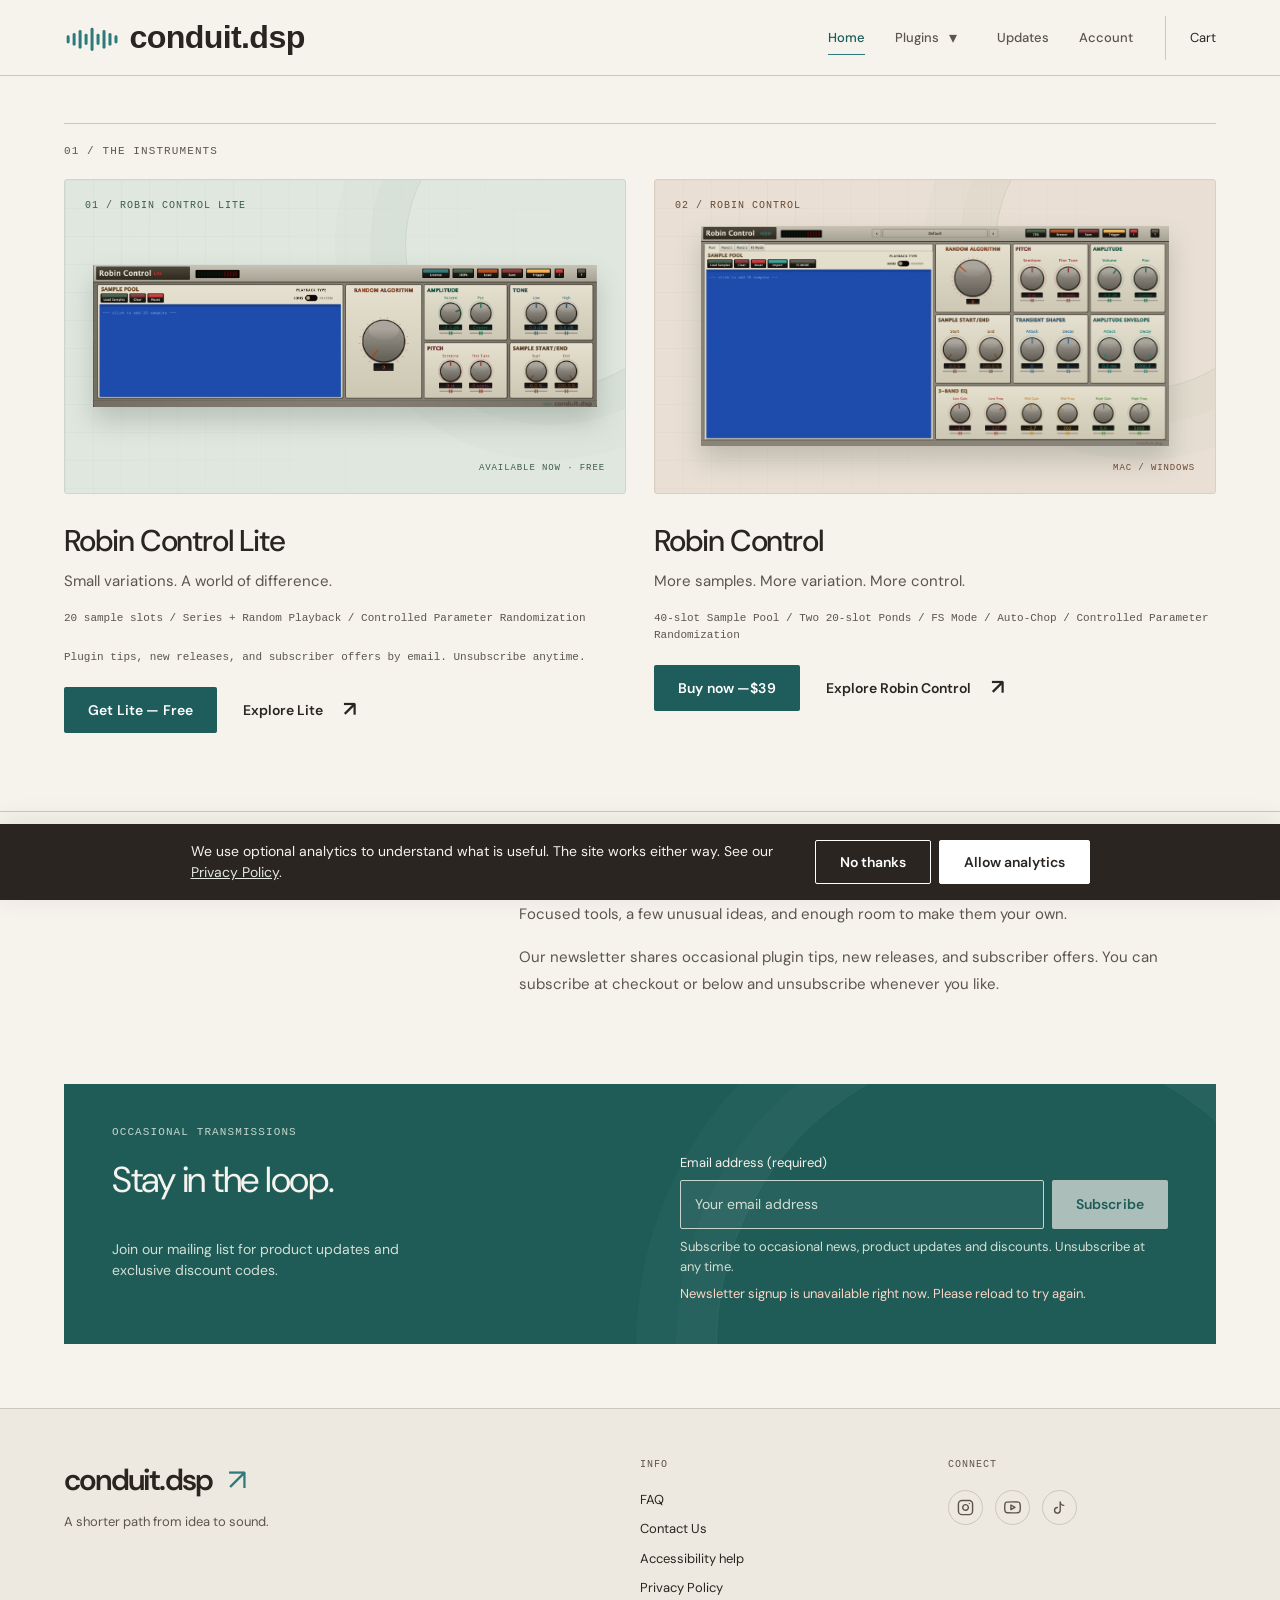
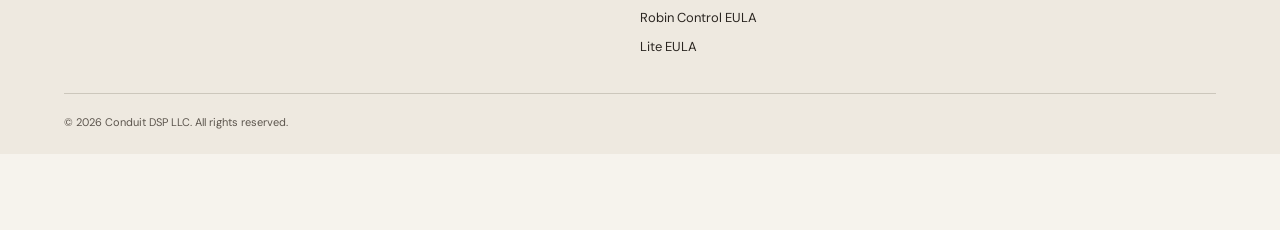
<file: index.html>
<!DOCTYPE html>
<html lang="en">
<!-- ==================== HEAD: Meta, Fonts, Stylesheets ==================== -->
<head>
  <meta charset="UTF-8">
  <meta name="viewport" content="width=device-width, initial-scale=1.0">
  <link rel="icon" type="image/png" href="/assets/images/WAVEFORM-favicon.png">
  <title>Conduit DSP — Audio Plugins</title>
  <!-- Open Graph -->
  <meta property="og:title" content="Conduit DSP — Audio Plugins">
  <meta property="og:description" content="Precision audio plugins for modern producers and sound designers.">
  <meta property="og:image" content="https://conduitdsp.com/assets/images/og-image.png">
  <meta property="og:url" content="https://conduitdsp.com/">
  <meta property="og:type" content="website">
  <!-- Twitter Card -->
  <meta name="twitter:card" content="summary_large_image">
  <meta name="twitter:title" content="Conduit DSP — Audio Plugins">
  <meta name="twitter:description" content="Precision audio plugins for modern producers and sound designers.">
  <meta name="twitter:image" content="https://conduitdsp.com/assets/images/og-image.png">
  <!-- Google Fonts: DM Serif Display (headings) + DM Sans (body) -->
  <link rel="preconnect" href="https://fonts.googleapis.com">
  <link rel="preconnect" href="https://fonts.gstatic.com" crossorigin>
  <link href="https://fonts.googleapis.com/css2?family=DM+Serif+Display:ital@0;1&family=DM+Sans:wght@400;500;600;700&display=swap" rel="stylesheet">
  <!-- Stylesheets -->
  <link rel="stylesheet" href="/assets/css/reset.css">
  <link rel="stylesheet" href="/assets/css/global.css">
  <link rel="stylesheet" href="/assets/css/header.css">
  <link rel="stylesheet" href="/assets/css/footer.css">
  <link rel="stylesheet" href="/assets/css/storefront.css?v=20260922-1">
  <link rel="stylesheet" href="/assets/css/cookie-banner.css">
  <link rel="stylesheet" href="/assets/css/pages/home.css?v=20261114-newsletter">
</head>
<body>
  <a class="skip-link" href="#main-content">Skip to content</a>

  <!-- ==================== HEADER: Logo, Cart Widget, Navigation ==================== -->
  <header class="site-header">
    <div class="site-header__inner container">
      <div class="site-header__top">
        <a href="/" class="site-logo">
          <img src="/assets/images/logo.svg" alt="Conduit DSP">
        </a>
        <nav class="site-nav" id="site-nav" aria-label="Main navigation">
        <ul class="site-nav__list">
          <li class="nav-item active"><a href="/">Home</a></li>
          <li class="nav-item nav-item--has-dropdown">
            <a href="/plugins/">Plugins</a>
            <button class="nav-dropdown-toggle" type="button" aria-label="Show plugin links" aria-expanded="false" aria-controls="plugin-menu"><span aria-hidden="true">▾</span></button>
            <div id="plugin-menu" class="dropdown-menu">
              <a href="/plugins/robin-control/">Robin Control</a>
              <a href="/plugins/robin-control-lite/">Robin Control Lite</a>
            </div>
          </li>
          <li class="nav-item"><a href="/updates/">Updates</a></li>
          <li class="nav-item"><a href="/account/" data-store-action="view_account">Account</a></li>
        </ul>
      </nav>
        <div class="cart-widget">
          <a href="/cart/" class="cart-widget__link" data-store-action="view_cart">Cart <span class="cart-count" hidden data-moonbase-if="cart.has_items" data-moonbase-render="cart.item_count">0</span></a>
        </div>
        <button type="button" class="nav-toggle" aria-label="Toggle navigation" aria-controls="site-nav" aria-expanded="false"><span></span><span></span></button>
      </div>
    </div>
  </header>

  <!-- ==================== MAIN CONTENT ==================== -->
  <main class="main-content" id="main-content" tabindex="-1">


    <h1 class="sr-only">Audio plugins from conduit.dsp</h1>

    <!-- ========== Plugin Cards Grid ========== -->
    <section class="home-plugins" id="plugins" aria-label="Our plugins">
      <div class="container">
        <div class="section-index"><span>01 / The instruments</span></div>
        <div class="home-plugins__grid">

          <!-- Robin Control Lite Card -->
          <article class="plugin-card plugin-card--lite">
            <a href="/plugins/robin-control-lite/" class="plugin-card__image plugin-card__image--screenshot">
              <span class="product-label">01 / Robin Control Lite</span><img src="/assets/images/RCL_02.png" alt="Robin Control Lite plugin interface" width="2802" height="792"><span class="product-status">Available now · Free</span>
            </a>
            <div class="plugin-card__body">
              <h2 class="plugin-card__name"><a href="/plugins/robin-control-lite/">Robin Control Lite</a></h2>
              <p class="plugin-card__summary">Small variations. A world of difference.</p>
              <p class="plugin-card__meta">20 sample slots / Series + Random Playback / Controlled Parameter Randomization</p>
              <p class="plugin-card__meta">Plugin tips, new releases, and subscriber offers by email. Unsubscribe anytime.</p>
              <div class="plugin-card__actions"><a class="btn btn--primary" href="https://conduitdsp.moonbase.sh/buy/robin-control-lite" data-store-action="add_to_cart" data-moonbase-if="!product.robin-control-lite.owned">Get Lite — Free</a><a class="btn btn--outline" href="https://conduitdsp.moonbase.sh/download/robin-control-lite" data-store-action="download_product" hidden data-moonbase-if="product.robin-control-lite.owned">Download Lite</a><a class="text-link" href="/plugins/robin-control-lite/">Explore Lite <span aria-hidden="true">↗</span></a></div>
            </div>
          </article>

          <!-- Robin Control Card -->
          <article class="plugin-card plugin-card--control">
            <a href="/plugins/robin-control/" class="plugin-card__image plugin-card__image--screenshot">
              <span class="product-label">02 / Robin Control</span><span class="plugin-card__image-frame">
                <img src="/assets/images/robin-control-interface.png" alt="Robin Control plugin interface" width="2096" height="986">

              </span><span class="product-status">Mac / Windows</span>
            </a>
            <div class="plugin-card__body">
              <h2 class="plugin-card__name"><a href="/plugins/robin-control/">Robin Control</a></h2>
              <p class="plugin-card__summary">More samples. More variation. More control.</p>
              <p class="plugin-card__meta">40-slot Sample Pool / Two 20-slot Ponds / FS Mode / Auto-Chop / Controlled Parameter Randomization</p>

              <div class="plugin-card__actions">
                <a class="btn btn--primary" href="https://conduitdsp.moonbase.sh/buy/robin-control" data-store-action="add_to_cart" data-store-product="robin-control" data-moonbase-if="!product.robin-control.owned">Buy now — <span data-moonbase-render="product.robin-control.price">$39</span></a>
                <a class="btn btn--outline" href="https://conduitdsp.moonbase.sh/download/robin-control" data-store-action="download_product" data-store-product="robin-control" hidden data-moonbase-if="product.robin-control.owned">Download Robin Control</a>
                <a class="text-link" href="/plugins/robin-control/">Explore Robin Control <span aria-hidden="true">↗</span></a>
              </div>
            </div>
          </article>



        </div>
      </div>
    </section>

    <!-- ========== About Section ========== -->
    <section class="home-about">
      <div class="container">
        <!-- <img src="/assets/images/banner-about.jpg" alt="About Conduit DSP" class="about-banner"> -->
        <div class="home-about__text">
          <p class="eyebrow">02 / A note from conduit.dsp</p>
          <p>We make audio plugins that shorten the path between an idea and the sound in your head. Focused tools, a few unusual ideas, and enough room to make them your own.</p>
          <p>Our newsletter shares occasional plugin tips, new releases, and subscriber offers. You can subscribe at checkout or below and unsubscribe whenever you like.</p>
        </div>
      </div>
    </section>

    <!-- ========== Newsletter Signup ========== -->
    <section class="home-newsletter">
      <div class="container">
        <div class="home-newsletter__inner">
          <p class="eyebrow">Occasional transmissions</p><h2>Stay in the loop.</h2>
          <p>Join our mailing list for product updates and exclusive discount codes.</p>
          <form id="newsletter-form" class="newsletter-form" method="post" data-moonbase-form="subscribe" data-moonbase-feedback="inline" aria-describedby="newsletter-consent">
            <label for="newsletter-email">Email address (required)</label><input id="newsletter-email" type="email" name="email" placeholder="Your email address" autocomplete="email" required>
            <input type="hidden" name="groups" value="conduit-dsp-newsletter">
            <button type="submit" class="btn btn--submit" disabled>Subscribe</button>
            <p id="newsletter-consent">Subscribe to occasional news, product updates and discounts. Unsubscribe at any time.</p>
            <p id="newsletter-status" data-moonbase-message role="status" aria-live="polite" aria-atomic="true">Loading signup…</p>
            <noscript><p>Enable JavaScript to subscribe.</p></noscript>
          </form>
        </div>
      </div>
    </section>
  </main>

  <!-- ==================== FOOTER: Info Links, Social Icons, Copyright ==================== -->
  <footer class="site-footer">
    <div class="container">
      <div class="site-footer__inner">
        <div class="footer-brand"><a href="/">conduit.dsp<span aria-hidden="true">↗</span></a><p>A shorter path from idea to sound.</p></div>
        <div class="footer-col">
          <h2 class="footer-col__heading">Info</h2>
          <div class="footer-links">
            <a href="/faq/">FAQ</a>
            <a href="mailto:hello@conduitdsp.com">Contact Us</a>
            <a href="mailto:hello@conduitdsp.com?subject=Website%20accessibility%20help">Accessibility help</a>
            <a href="/privacy-policy/">Privacy Policy</a>
            <a href="/eula/robin-control/">Robin Control EULA</a>
            <a href="/eula/robin-control-lite/">Lite EULA</a>
          </div>
        </div>
        <div class="footer-col">
          <h2 class="footer-col__heading">Connect</h2>
          <div class="footer-socials">
            <a href="https://www.instagram.com/conduit.dsp/" aria-label="Instagram" target="_blank" rel="noopener">
              <svg aria-hidden="true" focusable="false" viewBox="0 0 24 24" fill="none" stroke="currentColor" stroke-width="2" stroke-linecap="round" stroke-linejoin="round"><rect x="2" y="2" width="20" height="20" rx="5" ry="5"/><path d="M16 11.37A4 4 0 1 1 12.63 8 4 4 0 0 1 16 11.37z"/><line x1="17.5" y1="6.5" x2="17.51" y2="6.5"/></svg>
            </a>
            <a href="https://www.youtube.com/@conduitdsp" aria-label="YouTube" target="_blank" rel="noopener">
              <svg aria-hidden="true" focusable="false" viewBox="0 0 24 24" fill="none" stroke="currentColor" stroke-width="2" stroke-linecap="round" stroke-linejoin="round"><path d="M22.54 6.42a2.78 2.78 0 0 0-1.94-2C18.88 4 12 4 12 4s-6.88 0-8.6.46a2.78 2.78 0 0 0-1.94 2A29 29 0 0 0 1 11.75a29 29 0 0 0 .46 5.33A2.78 2.78 0 0 0 3.4 19.1c1.72.46 8.6.46 8.6.46s6.88 0 8.6-.46a2.78 2.78 0 0 0 1.94-2 29 29 0 0 0 .46-5.25 29 29 0 0 0-.46-5.43z"/><polygon points="9.75 15.02 15.5 11.75 9.75 8.48 9.75 15.02"/></svg>
            </a>
            <a href="https://www.tiktok.com/@conduit.dsp" aria-label="TikTok" target="_blank" rel="noopener">
              <svg aria-hidden="true" focusable="false" viewBox="0 0 24 24" fill="none" stroke="currentColor" stroke-width="2" stroke-linecap="round" stroke-linejoin="round"><path d="M9 12a4 4 0 1 0 4 4V4a5 5 0 0 0 5 5"/></svg>
            </a>
          </div>
        </div>
      </div>
      <p class="site-footer__copyright">&copy; 2026 Conduit DSP LLC. All rights reserved.</p>
    </div>
  </footer>

  <!-- ==================== COOKIE CONSENT ==================== -->
  <div id="cookie-banner" class="cookie-banner hidden" role="region" aria-label="Analytics preferences">
    <p class="cookie-banner__text">We use optional analytics to understand what is useful. The site works either way. See our <a href="/privacy-policy/">Privacy Policy</a>.</p>
    <div class="cookie-banner__actions">
      <button id="cookie-reject" class="cookie-banner__btn cookie-banner__btn--secondary" type="button">No thanks</button>
      <button id="cookie-accept" class="cookie-banner__btn" type="button">Allow analytics</button>
    </div>
  </div>

  <!-- ==================== SCRIPTS ==================== -->
  <script src="/assets/js/storefront.js?v=20261021-rc2"></script>
  <script src="/assets/js/nav.js"></script>
  <script src="/assets/js/cookie-banner.js"></script>

  <script src="/assets/js/newsletter.js?v=20261114-moonbase"></script>
</body>
</html>
</file>
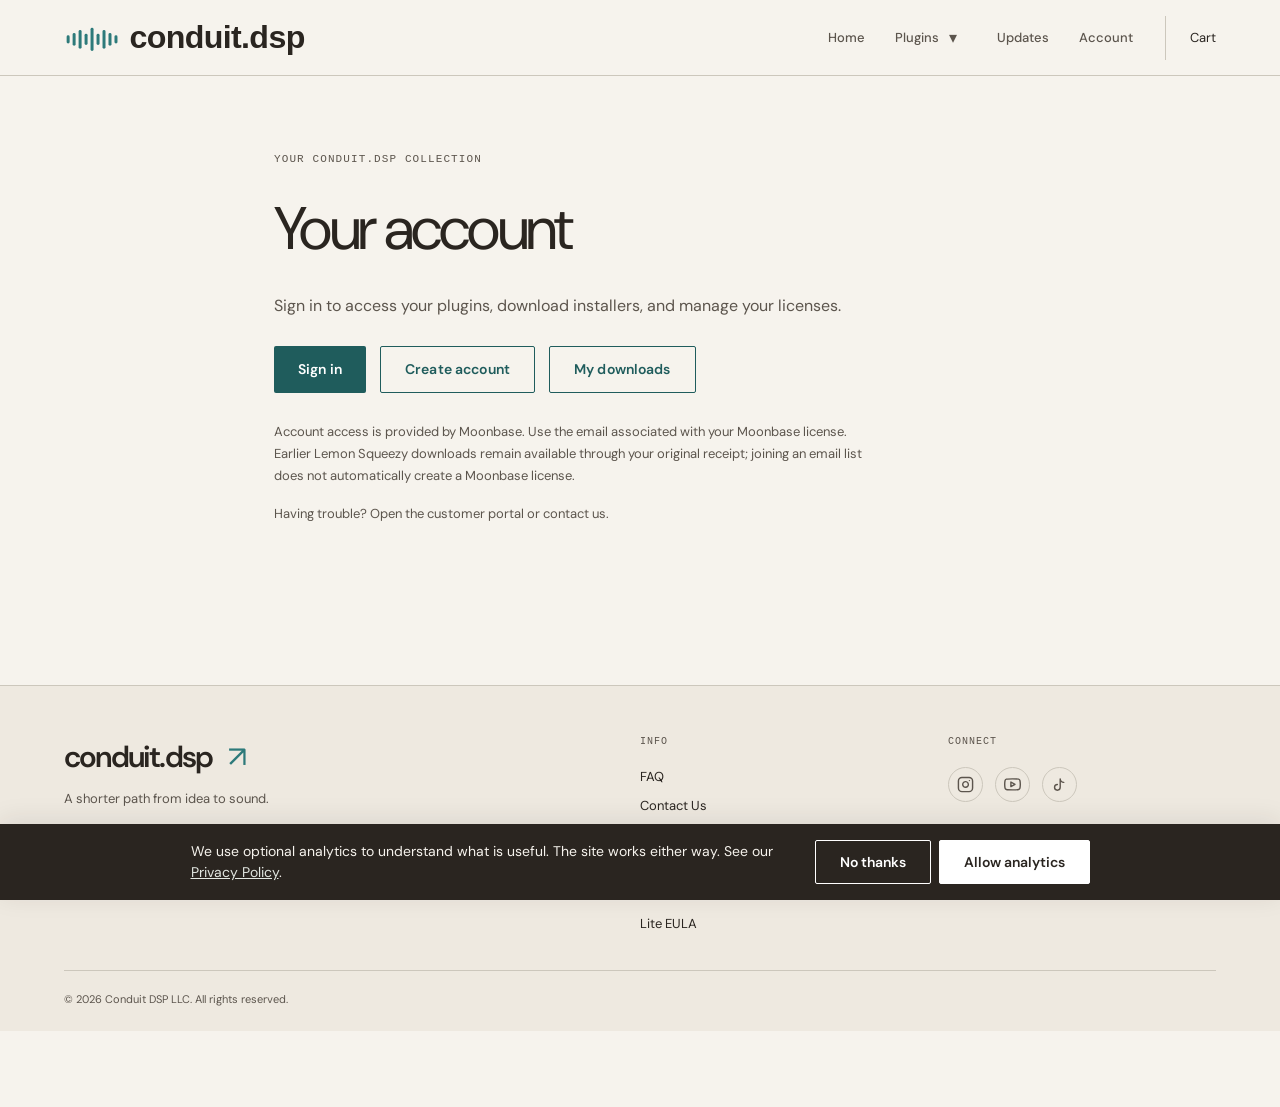
<file: account/index.html>
<!DOCTYPE html>
<html lang="en">
<!-- ==================== HEAD: Meta, Fonts, Stylesheets ==================== -->
<head>
  <meta charset="UTF-8">
  <meta name="viewport" content="width=device-width, initial-scale=1.0">
  <link rel="icon" type="image/png" href="/assets/images/WAVEFORM-favicon.png">
  <title>My Account — Conduit DSP</title>
  <!-- Open Graph -->
  <meta property="og:title" content="My Account — Conduit DSP">
  <meta property="og:description" content="Precision audio plugins for modern producers and sound designers.">
  <meta property="og:image" content="https://conduitdsp.com/assets/images/og-image.png">
  <meta property="og:url" content="https://conduitdsp.com/account/">
  <meta property="og:type" content="website">
  <!-- Twitter Card -->
  <meta name="twitter:card" content="summary_large_image">
  <meta name="twitter:title" content="My Account — Conduit DSP">
  <meta name="twitter:description" content="Precision audio plugins for modern producers and sound designers.">
  <meta name="twitter:image" content="https://conduitdsp.com/assets/images/og-image.png">
  <!-- Google Fonts: DM Serif Display (headings) + DM Sans (body) -->
  <link rel="preconnect" href="https://fonts.googleapis.com">
  <link rel="preconnect" href="https://fonts.gstatic.com" crossorigin>
  <link href="https://fonts.googleapis.com/css2?family=DM+Serif+Display:ital@0;1&family=DM+Sans:wght@400;500;600;700&display=swap" rel="stylesheet">
  <!-- Stylesheets -->
  <link rel="stylesheet" href="/assets/css/reset.css">
  <link rel="stylesheet" href="/assets/css/global.css">
  <link rel="stylesheet" href="/assets/css/header.css">
  <link rel="stylesheet" href="/assets/css/footer.css">
  <link rel="stylesheet" href="/assets/css/storefront.css?v=20260922-1">
  <link rel="stylesheet" href="/assets/css/cookie-banner.css">
  <!-- <link rel="stylesheet" href="/assets/css/pages/account.css"> -->
</head>
<body>
  <a class="skip-link" href="#main-content">Skip to content</a>

  <!-- ==================== HEADER: Logo, Cart Widget, Navigation ==================== -->
  <header class="site-header">
    <div class="site-header__inner container">
      <div class="site-header__top">
        <a href="/" class="site-logo">
          <img src="/assets/images/logo.svg" alt="Conduit DSP">
        </a>
        <nav class="site-nav" id="site-nav" aria-label="Main navigation">
        <ul class="site-nav__list">
          <li class="nav-item"><a href="/">Home</a></li>
          <li class="nav-item nav-item--has-dropdown">
            <a href="/plugins/">Plugins</a>
            <button class="nav-dropdown-toggle" type="button" aria-label="Show plugin links" aria-expanded="false" aria-controls="plugin-menu"><span aria-hidden="true">▾</span></button>
            <div id="plugin-menu" class="dropdown-menu">
              <a href="/plugins/robin-control/">Robin Control</a>
              <a href="/plugins/robin-control-lite/">Robin Control Lite</a>
            </div>
          </li>
          <li class="nav-item"><a href="/updates/">Updates</a></li>
          <li class="nav-item"><a href="/account/" data-store-action="view_account">Account</a></li>
        </ul>
      </nav>
        <div class="cart-widget">
          <a href="/cart/" class="cart-widget__link" data-store-action="view_cart">Cart <span class="cart-count" hidden data-moonbase-if="cart.has_items" data-moonbase-render="cart.item_count">0</span></a>
        </div>
        <button type="button" class="nav-toggle" aria-label="Toggle navigation" aria-controls="site-nav" aria-expanded="false"><span></span><span></span></button>
      </div>
    </div>
  </header>

  <!-- ==================== MAIN CONTENT ==================== -->
  <main class="main-content" id="main-content" tabindex="-1">
    <div class="container storefront-page">
      <p class="eyebrow">Your conduit.dsp collection</p>
      <h1>Your account</h1>
      <p>Sign in to access your plugins, download installers, and manage your licenses.</p>
      <div class="storefront-actions">
        <a class="btn btn--primary" href="https://conduitdsp.moonbase.sh" data-store-action="sign_in" data-moonbase-if="!user">Sign in</a>
        <a class="btn btn--outline" href="https://conduitdsp.moonbase.sh" data-store-action="sign_up" data-moonbase-if="!user">Create account</a>
        <a class="btn btn--primary" href="https://conduitdsp.moonbase.sh" data-store-action="view_account" hidden data-moonbase-if="user">Manage account</a>
        <a class="btn btn--outline" href="https://conduitdsp.moonbase.sh" data-store-action="view_products">My downloads</a>
      </div>
      <p class="storefront-note">Account access is provided by Moonbase. Use the email associated with your Moonbase license. Earlier Lemon Squeezy downloads remain available through your original receipt; joining an email list does not automatically create a Moonbase license.</p>
      <p class="storefront-note">Having trouble? <a href="https://conduitdsp.moonbase.sh">Open the customer portal</a> or <a href="mailto:hello@conduitdsp.com">contact us</a>.</p>
    </div>
  </main>

  <!-- ==================== FOOTER: Info Links, Social Icons, Copyright ==================== -->
  <footer class="site-footer">
    <div class="container">
      <div class="site-footer__inner">
        <div class="footer-brand"><a href="/">conduit.dsp<span aria-hidden="true">↗</span></a><p>A shorter path from idea to sound.</p></div>
        <div class="footer-col">
          <h2 class="footer-col__heading">Info</h2>
          <div class="footer-links">
            <a href="/faq/">FAQ</a>
            <a href="mailto:hello@conduitdsp.com">Contact Us</a>
            <a href="mailto:hello@conduitdsp.com?subject=Website%20accessibility%20help">Accessibility help</a>
            <a href="/privacy-policy/">Privacy Policy</a>
            <a href="/eula/robin-control/">Robin Control EULA</a>
            <a href="/eula/robin-control-lite/">Lite EULA</a>
          </div>
        </div>
        <div class="footer-col">
          <h2 class="footer-col__heading">Connect</h2>
          <div class="footer-socials">
            <a href="https://www.instagram.com/conduit.dsp/" aria-label="Instagram" target="_blank" rel="noopener">
              <svg aria-hidden="true" focusable="false" viewBox="0 0 24 24" fill="none" stroke="currentColor" stroke-width="2" stroke-linecap="round" stroke-linejoin="round"><rect x="2" y="2" width="20" height="20" rx="5" ry="5"/><path d="M16 11.37A4 4 0 1 1 12.63 8 4 4 0 0 1 16 11.37z"/><line x1="17.5" y1="6.5" x2="17.51" y2="6.5"/></svg>
            </a>
            <a href="https://www.youtube.com/@conduitdsp" aria-label="YouTube" target="_blank" rel="noopener">
              <svg aria-hidden="true" focusable="false" viewBox="0 0 24 24" fill="none" stroke="currentColor" stroke-width="2" stroke-linecap="round" stroke-linejoin="round"><path d="M22.54 6.42a2.78 2.78 0 0 0-1.94-2C18.88 4 12 4 12 4s-6.88 0-8.6.46a2.78 2.78 0 0 0-1.94 2A29 29 0 0 0 1 11.75a29 29 0 0 0 .46 5.33A2.78 2.78 0 0 0 3.4 19.1c1.72.46 8.6.46 8.6.46s6.88 0 8.6-.46a2.78 2.78 0 0 0 1.94-2 29 29 0 0 0 .46-5.25 29 29 0 0 0-.46-5.43z"/><polygon points="9.75 15.02 15.5 11.75 9.75 8.48 9.75 15.02"/></svg>
            </a>
            <a href="https://www.tiktok.com/@conduit.dsp" aria-label="TikTok" target="_blank" rel="noopener">
              <svg aria-hidden="true" focusable="false" viewBox="0 0 24 24" fill="none" stroke="currentColor" stroke-width="2" stroke-linecap="round" stroke-linejoin="round"><path d="M9 12a4 4 0 1 0 4 4V4a5 5 0 0 0 5 5"/></svg>
            </a>
          </div>
        </div>
      </div>
      <p class="site-footer__copyright">&copy; 2026 Conduit DSP LLC. All rights reserved.</p>
    </div>
  </footer>

  <!-- ==================== COOKIE CONSENT ==================== -->
  <div id="cookie-banner" class="cookie-banner hidden" role="region" aria-label="Analytics preferences">
    <p class="cookie-banner__text">We use optional analytics to understand what is useful. The site works either way. See our <a href="/privacy-policy/">Privacy Policy</a>.</p>
    <div class="cookie-banner__actions">
      <button id="cookie-reject" class="cookie-banner__btn cookie-banner__btn--secondary" type="button">No thanks</button>
      <button id="cookie-accept" class="cookie-banner__btn" type="button">Allow analytics</button>
    </div>
  </div>

  <!-- ==================== SCRIPTS ==================== -->
  <script src="/assets/js/storefront.js?v=20261021-rc2"></script>
  <script src="/assets/js/nav.js"></script>
  <script src="/assets/js/cookie-banner.js"></script>
</body>
</html>
</file>
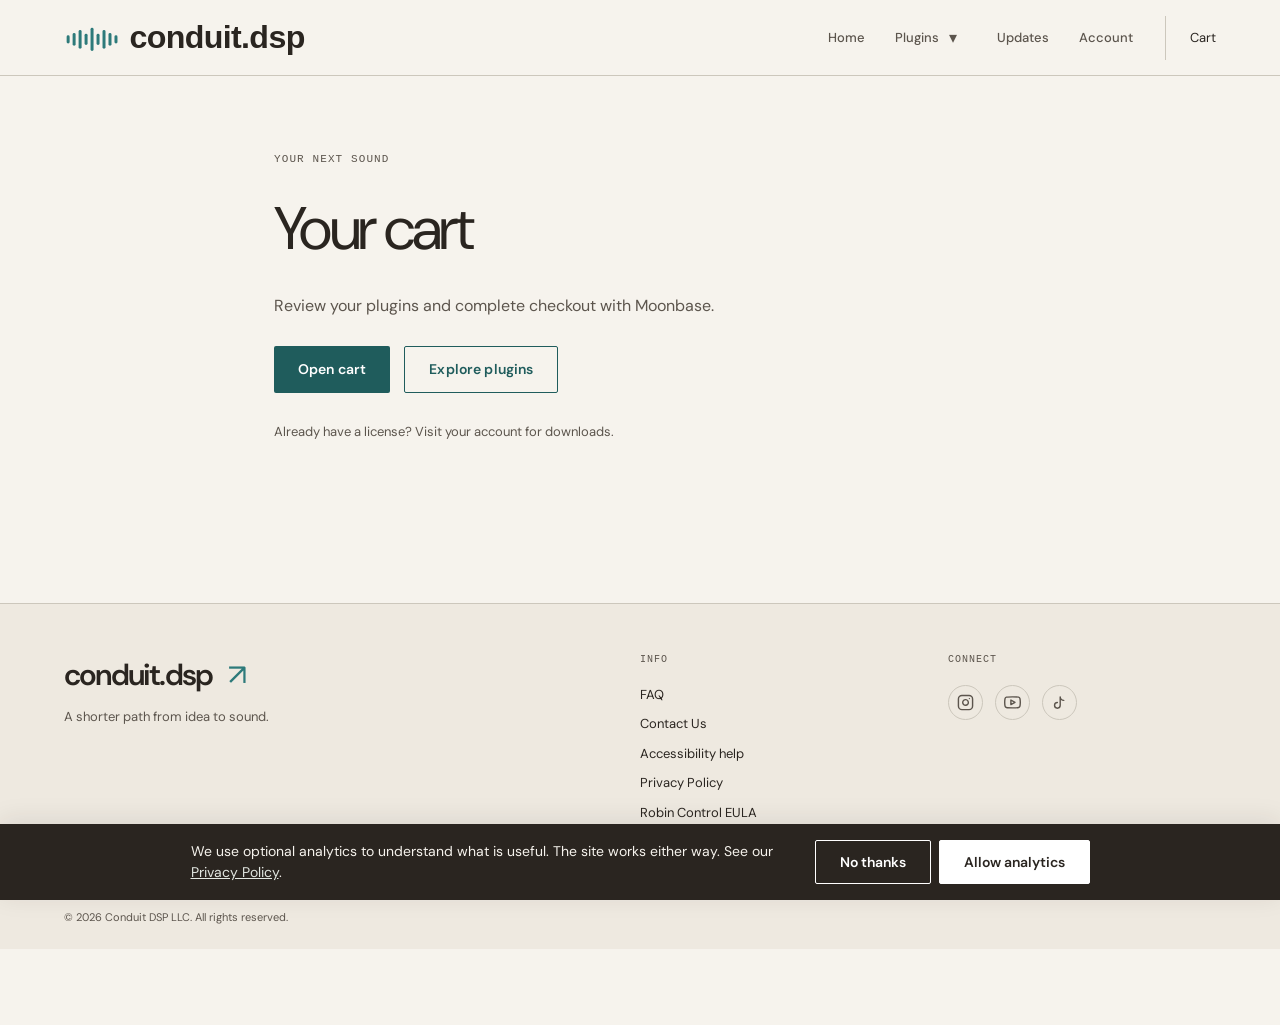
<file: cart/index.html>
<!DOCTYPE html>
<html lang="en">
<!-- ==================== HEAD: Meta, Fonts, Stylesheets ==================== -->
<head>
  <meta charset="UTF-8">
  <meta name="viewport" content="width=device-width, initial-scale=1.0">
  <link rel="icon" type="image/png" href="/assets/images/WAVEFORM-favicon.png">
  <title>Cart — Conduit DSP</title>
  <!-- Open Graph -->
  <meta property="og:title" content="Cart — Conduit DSP">
  <meta property="og:description" content="Precision audio plugins for modern producers and sound designers.">
  <meta property="og:image" content="https://conduitdsp.com/assets/images/og-image.png">
  <meta property="og:url" content="https://conduitdsp.com/cart/">
  <meta property="og:type" content="website">
  <!-- Twitter Card -->
  <meta name="twitter:card" content="summary_large_image">
  <meta name="twitter:title" content="Cart — Conduit DSP">
  <meta name="twitter:description" content="Precision audio plugins for modern producers and sound designers.">
  <meta name="twitter:image" content="https://conduitdsp.com/assets/images/og-image.png">
  <!-- Google Fonts: DM Serif Display (headings) + DM Sans (body) -->
  <link rel="preconnect" href="https://fonts.googleapis.com">
  <link rel="preconnect" href="https://fonts.gstatic.com" crossorigin>
  <link href="https://fonts.googleapis.com/css2?family=DM+Serif+Display:ital@0;1&family=DM+Sans:wght@400;500;600;700&display=swap" rel="stylesheet">
  <!-- Stylesheets -->
  <link rel="stylesheet" href="/assets/css/reset.css">
  <link rel="stylesheet" href="/assets/css/global.css">
  <link rel="stylesheet" href="/assets/css/header.css">
  <link rel="stylesheet" href="/assets/css/footer.css">
  <link rel="stylesheet" href="/assets/css/storefront.css?v=20260922-1">
  <link rel="stylesheet" href="/assets/css/cookie-banner.css">

</head>
<body>
  <a class="skip-link" href="#main-content">Skip to content</a>

  <!-- ==================== HEADER: Logo, Cart Widget, Navigation ==================== -->
  <header class="site-header">
    <div class="site-header__inner container">
      <div class="site-header__top">
        <a href="/" class="site-logo">
          <img src="/assets/images/logo.svg" alt="Conduit DSP">
        </a>
        <nav class="site-nav" id="site-nav" aria-label="Main navigation">
        <ul class="site-nav__list">
          <li class="nav-item"><a href="/">Home</a></li>
          <li class="nav-item nav-item--has-dropdown">
            <a href="/plugins/">Plugins</a>
            <button class="nav-dropdown-toggle" type="button" aria-label="Show plugin links" aria-expanded="false" aria-controls="plugin-menu"><span aria-hidden="true">▾</span></button>
            <div id="plugin-menu" class="dropdown-menu">
              <a href="/plugins/robin-control/">Robin Control</a>
              <a href="/plugins/robin-control-lite/">Robin Control Lite</a>
            </div>
          </li>
          <li class="nav-item"><a href="/updates/">Updates</a></li>
          <li class="nav-item"><a href="/account/" data-store-action="view_account">Account</a></li>
        </ul>
      </nav>
        <div class="cart-widget">
          <a href="/cart/" class="cart-widget__link" data-store-action="view_cart">Cart <span class="cart-count" hidden data-moonbase-if="cart.has_items" data-moonbase-render="cart.item_count">0</span></a>
        </div>
        <button type="button" class="nav-toggle" aria-label="Toggle navigation" aria-controls="site-nav" aria-expanded="false"><span></span><span></span></button>
      </div>
    </div>
  </header>

  <!-- ==================== MAIN CONTENT ==================== -->
  <main class="main-content" id="main-content" tabindex="-1">
    <div class="container storefront-page">
      <p class="eyebrow">Your next sound</p>
      <h1>Your cart</h1>
      <p>Review your plugins and complete checkout with Moonbase.</p>
      <div class="storefront-actions"><a class="btn btn--primary" href="https://conduitdsp.moonbase.sh" data-store-action="view_cart">Open cart</a><a class="btn btn--outline" href="/plugins/">Explore plugins</a></div>
      <p class="storefront-note">Already have a license? <a href="/account/">Visit your account</a> for downloads.</p>
      <noscript><p>JavaScript is needed for the embedded cart. <a href="https://conduitdsp.moonbase.sh/buy/robin-control">Buy Robin Control on Moonbase</a> or <a href="https://conduitdsp.moonbase.sh/buy/robin-control-lite">get Robin Control Lite</a>.</p></noscript>
    </div>
  </main>

  <!-- ==================== FOOTER ==================== -->
  <footer class="site-footer">
    <div class="container">
      <div class="site-footer__inner">
        <div class="footer-brand"><a href="/">conduit.dsp<span aria-hidden="true">↗</span></a><p>A shorter path from idea to sound.</p></div>
        <div class="footer-col">
          <h2 class="footer-col__heading">Info</h2>
          <div class="footer-links">
            <a href="/faq/">FAQ</a>
            <a href="mailto:hello@conduitdsp.com">Contact Us</a>
            <a href="mailto:hello@conduitdsp.com?subject=Website%20accessibility%20help">Accessibility help</a>
            <a href="/privacy-policy/">Privacy Policy</a>
            <a href="/eula/robin-control/">Robin Control EULA</a>
            <a href="/eula/robin-control-lite/">Lite EULA</a>
          </div>
        </div>
        <div class="footer-col">
          <h2 class="footer-col__heading">Connect</h2>
          <div class="footer-socials">
            <a href="https://www.instagram.com/conduit.dsp/" aria-label="Instagram" target="_blank" rel="noopener">
              <svg aria-hidden="true" focusable="false" viewBox="0 0 24 24" fill="none" stroke="currentColor" stroke-width="2" stroke-linecap="round" stroke-linejoin="round"><rect x="2" y="2" width="20" height="20" rx="5" ry="5"/><path d="M16 11.37A4 4 0 1 1 12.63 8 4 4 0 0 1 16 11.37z"/><line x1="17.5" y1="6.5" x2="17.51" y2="6.5"/></svg>
            </a>
            <a href="https://www.youtube.com/@conduitdsp" aria-label="YouTube" target="_blank" rel="noopener">
              <svg aria-hidden="true" focusable="false" viewBox="0 0 24 24" fill="none" stroke="currentColor" stroke-width="2" stroke-linecap="round" stroke-linejoin="round"><path d="M22.54 6.42a2.78 2.78 0 0 0-1.94-2C18.88 4 12 4 12 4s-6.88 0-8.6.46a2.78 2.78 0 0 0-1.94 2A29 29 0 0 0 1 11.75a29 29 0 0 0 .46 5.33A2.78 2.78 0 0 0 3.4 19.1c1.72.46 8.6.46 8.6.46s6.88 0 8.6-.46a2.78 2.78 0 0 0 1.94-2 29 29 0 0 0 .46-5.25 29 29 0 0 0-.46-5.43z"/><polygon points="9.75 15.02 15.5 11.75 9.75 8.48 9.75 15.02"/></svg>
            </a>
            <a href="https://www.tiktok.com/@conduit.dsp" aria-label="TikTok" target="_blank" rel="noopener">
              <svg aria-hidden="true" focusable="false" viewBox="0 0 24 24" fill="none" stroke="currentColor" stroke-width="2" stroke-linecap="round" stroke-linejoin="round"><path d="M9 12a4 4 0 1 0 4 4V4a5 5 0 0 0 5 5"/></svg>
            </a>
          </div>
        </div>
      </div>
      <p class="site-footer__copyright">&copy; 2026 Conduit DSP LLC. All rights reserved.</p>
    </div>
  </footer>

  <!-- ==================== COOKIE CONSENT ==================== -->
  <div id="cookie-banner" class="cookie-banner hidden" role="region" aria-label="Analytics preferences">
    <p class="cookie-banner__text">We use optional analytics to understand what is useful. The site works either way. See our <a href="/privacy-policy/">Privacy Policy</a>.</p>
    <div class="cookie-banner__actions">
      <button id="cookie-reject" class="cookie-banner__btn cookie-banner__btn--secondary" type="button">No thanks</button>
      <button id="cookie-accept" class="cookie-banner__btn" type="button">Allow analytics</button>
    </div>
  </div>

  <!-- ==================== SCRIPTS ==================== -->
  <script src="/assets/js/storefront.js?v=20261021-rc2"></script>
  <script src="/assets/js/nav.js"></script>
  <script src="/assets/js/cookie-banner.js"></script>
</body>
</html>
</file>
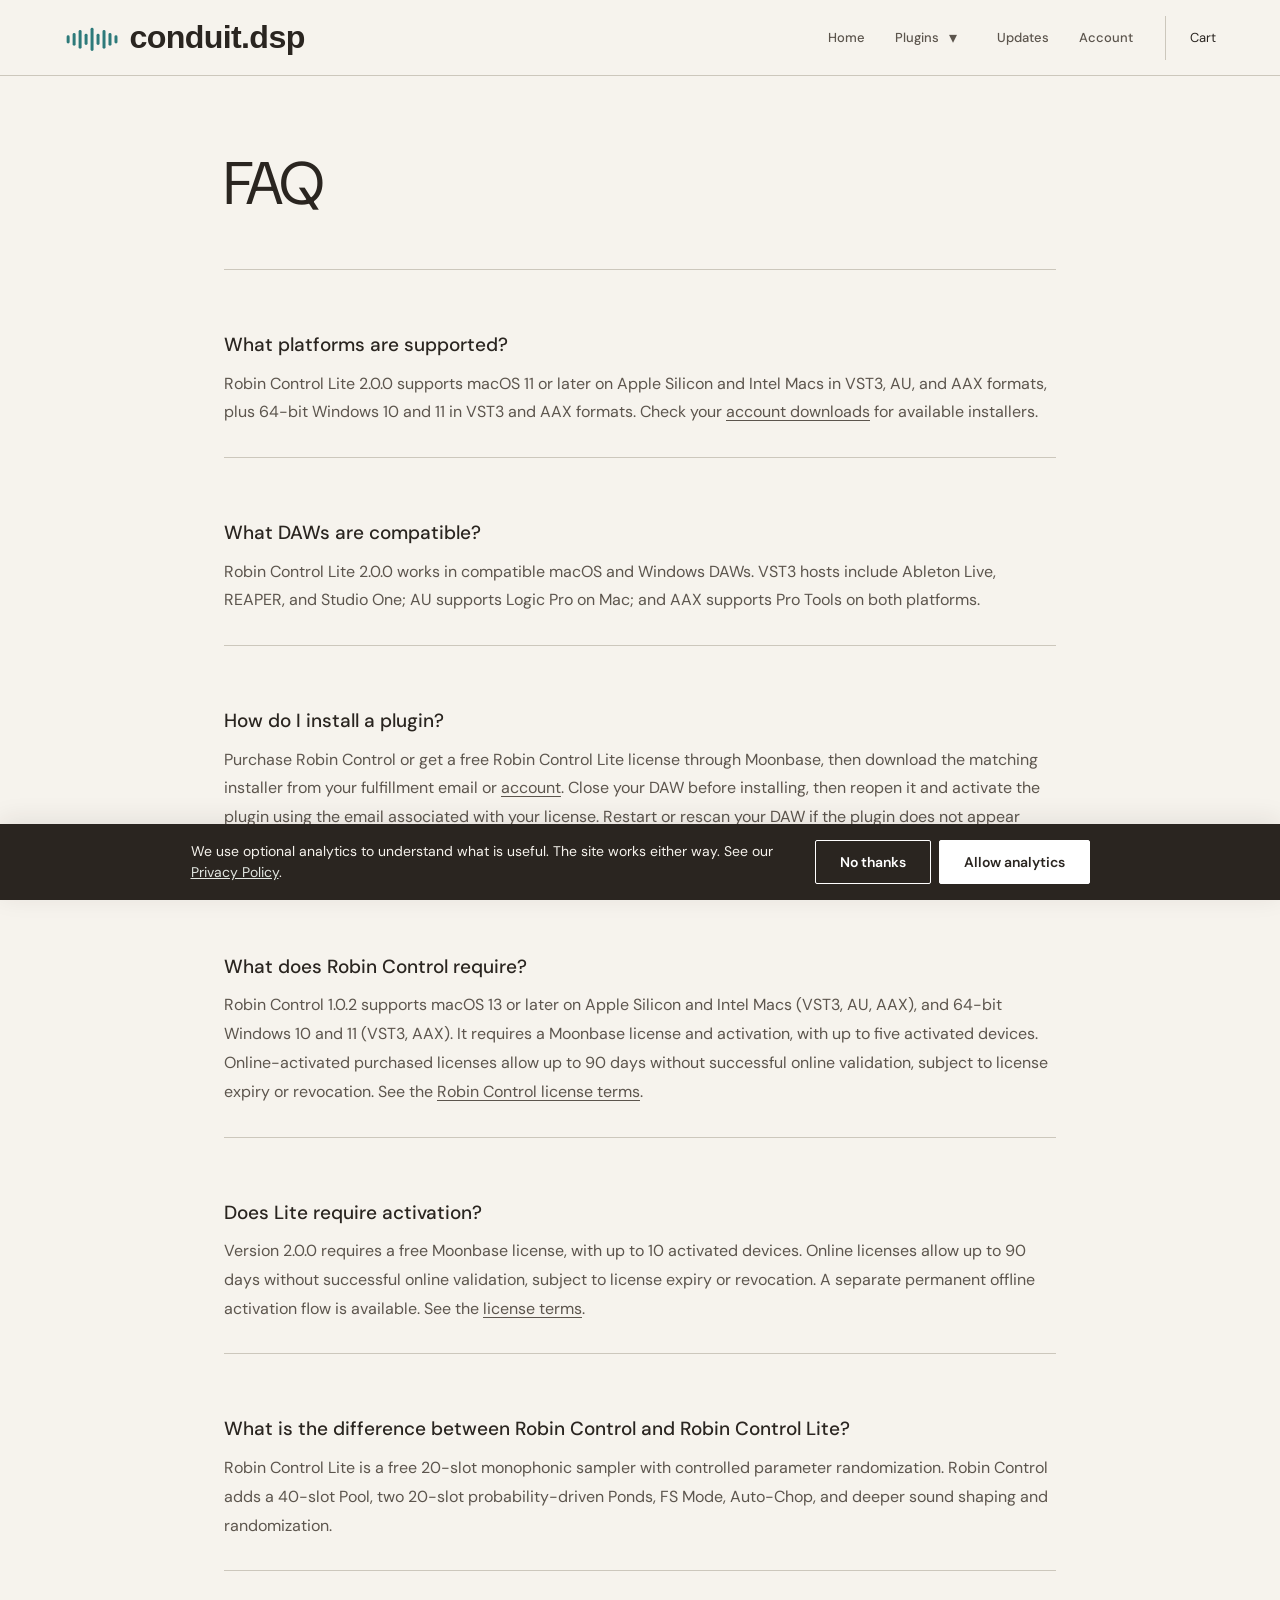
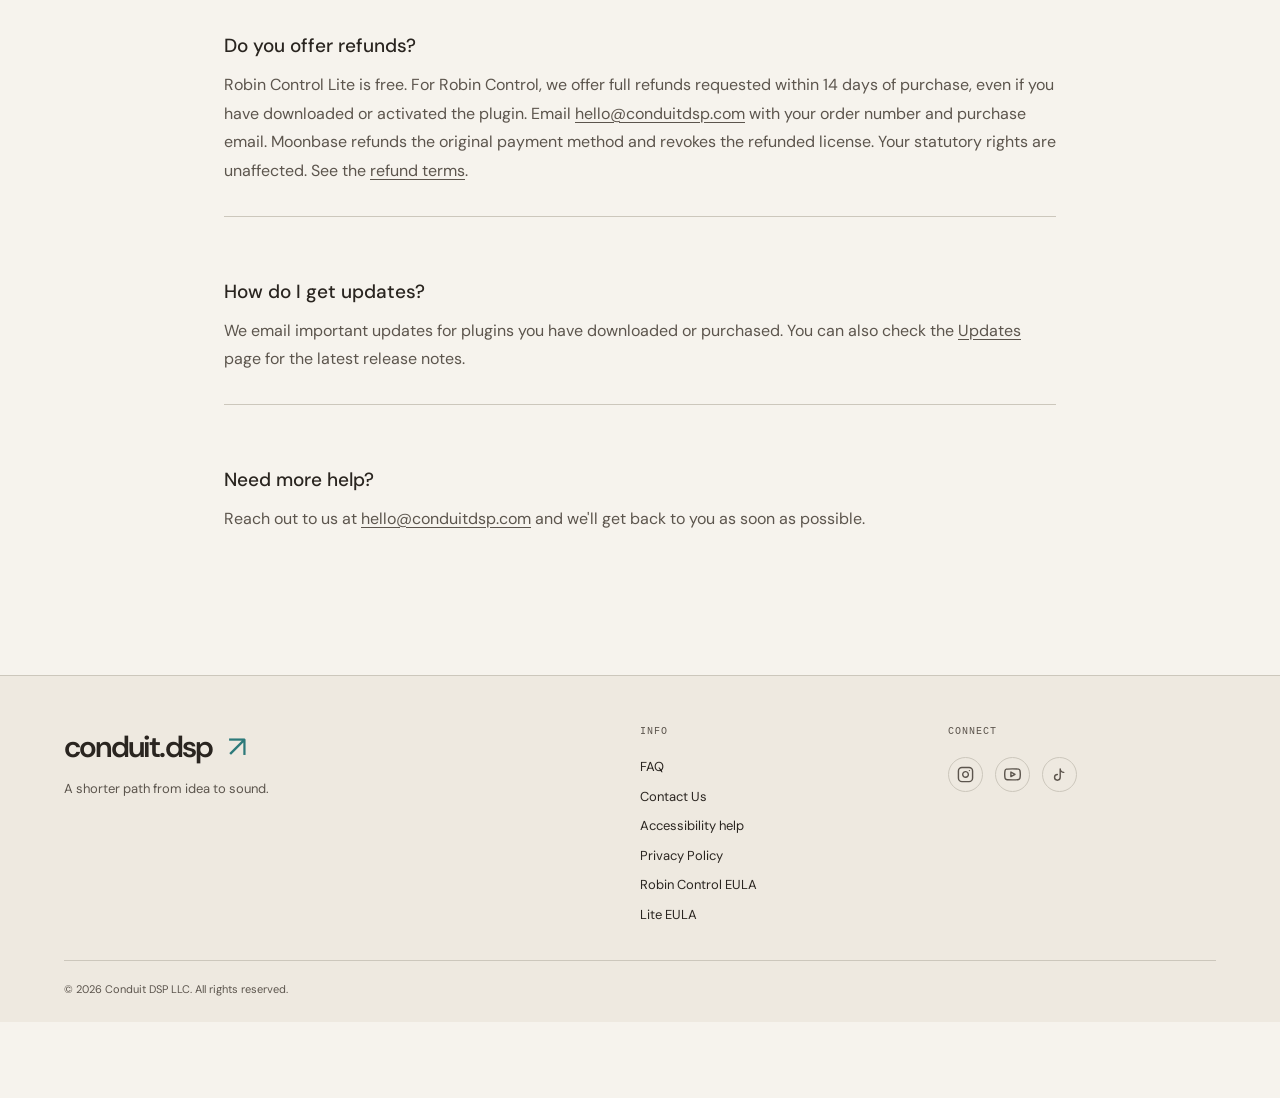
<file: faq/index.html>
<!DOCTYPE html>
<html lang="en">
<!-- ==================== HEAD: Meta, Fonts, Stylesheets ==================== -->
<head>
  <meta charset="UTF-8">
  <meta name="viewport" content="width=device-width, initial-scale=1.0">
  <link rel="icon" type="image/png" href="/assets/images/WAVEFORM-favicon.png">
  <title>FAQ — Conduit DSP</title>
  <!-- Open Graph -->
  <meta property="og:title" content="FAQ — Conduit DSP">
  <meta property="og:description" content="Precision audio plugins for modern producers and sound designers.">
  <meta property="og:image" content="https://conduitdsp.com/assets/images/og-image.png">
  <meta property="og:url" content="https://conduitdsp.com/faq/">
  <meta property="og:type" content="website">
  <!-- Twitter Card -->
  <meta name="twitter:card" content="summary_large_image">
  <meta name="twitter:title" content="FAQ — Conduit DSP">
  <meta name="twitter:description" content="Precision audio plugins for modern producers and sound designers.">
  <meta name="twitter:image" content="https://conduitdsp.com/assets/images/og-image.png">
  <!-- Google Fonts: DM Serif Display (headings) + DM Sans (body) -->
  <link rel="preconnect" href="https://fonts.googleapis.com">
  <link rel="preconnect" href="https://fonts.gstatic.com" crossorigin>
  <link href="https://fonts.googleapis.com/css2?family=DM+Serif+Display:ital@0;1&family=DM+Sans:wght@400;500;600;700&display=swap" rel="stylesheet">
  <!-- Stylesheets -->
  <link rel="stylesheet" href="/assets/css/reset.css">
  <link rel="stylesheet" href="/assets/css/global.css">
  <link rel="stylesheet" href="/assets/css/header.css">
  <link rel="stylesheet" href="/assets/css/footer.css">
  <link rel="stylesheet" href="/assets/css/storefront.css?v=20260922-1">
  <link rel="stylesheet" href="/assets/css/cookie-banner.css">
</head>
<body>
  <a class="skip-link" href="#main-content">Skip to content</a>

  <!-- ==================== HEADER: Logo, Cart Widget, Navigation ==================== -->
  <header class="site-header">
    <div class="site-header__inner container">
      <div class="site-header__top">
        <a href="/" class="site-logo">
          <img src="/assets/images/logo.svg" alt="Conduit DSP">
        </a>
        <nav class="site-nav" id="site-nav" aria-label="Main navigation">
        <ul class="site-nav__list">
          <li class="nav-item"><a href="/">Home</a></li>
          <li class="nav-item nav-item--has-dropdown">
            <a href="/plugins/">Plugins</a>
            <button class="nav-dropdown-toggle" type="button" aria-label="Show plugin links" aria-expanded="false" aria-controls="plugin-menu"><span aria-hidden="true">▾</span></button>
            <div id="plugin-menu" class="dropdown-menu">
              <a href="/plugins/robin-control/">Robin Control</a>
              <a href="/plugins/robin-control-lite/">Robin Control Lite</a>
            </div>
          </li>
          <li class="nav-item"><a href="/updates/">Updates</a></li>
          <li class="nav-item"><a href="/account/" data-store-action="view_account">Account</a></li>
        </ul>
      </nav>
        <div class="cart-widget">
          <a href="/cart/" class="cart-widget__link" data-store-action="view_cart">Cart <span class="cart-count" hidden data-moonbase-if="cart.has_items" data-moonbase-render="cart.item_count">0</span></a>
        </div>
        <button type="button" class="nav-toggle" aria-label="Toggle navigation" aria-controls="site-nav" aria-expanded="false"><span></span><span></span></button>
      </div>
    </div>
  </header>

  <!-- ==================== MAIN CONTENT (Stub) ==================== -->
  <main class="main-content" id="main-content" tabindex="-1">
    <div class="container page-stub">
      <h1>FAQ</h1>

      <div class="faq-item">
        <h2>What platforms are supported?</h2>
        <p>Robin Control Lite 2.0.0 supports macOS 11 or later on Apple Silicon and Intel Macs in VST3, AU, and AAX formats, plus 64-bit Windows 10 and 11 in VST3 and AAX formats. Check your <a href="/account/">account downloads</a> for available installers.</p>
      </div>

      <div class="faq-item">
        <h2>What DAWs are compatible?</h2>
        <p>Robin Control Lite 2.0.0 works in compatible macOS and Windows DAWs. VST3 hosts include Ableton Live, REAPER, and Studio One; AU supports Logic Pro on Mac; and AAX supports Pro Tools on both platforms.</p>
      </div>

      <div class="faq-item">
        <h2>How do I install a plugin?</h2>
        <p>Purchase Robin Control or get a free Robin Control Lite license through Moonbase, then download the matching installer from your fulfillment email or <a href="/account/">account</a>. Close your DAW before installing, then reopen it and activate the plugin using the email associated with your license. Restart or rescan your DAW if the plugin does not appear immediately.</p>
      </div>

      <div class="faq-item">
        <h2>What does Robin Control require?</h2>
        <p>Robin Control 1.0.2 supports macOS 13 or later on Apple Silicon and Intel Macs (VST3, AU, AAX), and 64-bit Windows 10 and 11 (VST3, AAX). It requires a Moonbase license and activation, with up to five activated devices. Online-activated purchased licenses allow up to 90 days without successful online validation, subject to license expiry or revocation. See the <a href="/eula/robin-control/">Robin Control license terms</a>.</p>
      </div>

      <div class="faq-item">
        <h2>Does Lite require activation?</h2>
        <p>Version 2.0.0 requires a free Moonbase license, with up to 10 activated devices. Online licenses allow up to 90 days without successful online validation, subject to license expiry or revocation. A separate permanent offline activation flow is available. See the <a href="/eula/robin-control-lite/">license terms</a>.</p>
      </div>

      <div class="faq-item">
        <h2>What is the difference between Robin Control and Robin Control Lite?</h2>
        <p>Robin Control Lite is a free 20-slot monophonic sampler with controlled parameter randomization. Robin Control adds a 40-slot Pool, two 20-slot probability-driven Ponds, FS Mode, Auto-Chop, and deeper sound shaping and randomization.</p>
      </div>

      <div class="faq-item">
        <h2>Do you offer refunds?</h2>
        <p>Robin Control Lite is free. For Robin Control, we offer full refunds requested within 14 days of purchase, even if you have downloaded or activated the plugin. Email <a href="mailto:hello@conduitdsp.com">hello@conduitdsp.com</a> with your order number and purchase email. Moonbase refunds the original payment method and revokes the refunded license. Your statutory rights are unaffected. See the <a href="/eula/robin-control/#refunds">refund terms</a>.</p>
      </div>

      <div class="faq-item">
        <h2>How do I get updates?</h2>
        <p>We email important updates for plugins you have downloaded or purchased. You can also check the <a href="/updates/">Updates</a> page for the latest release notes.</p>
      </div>

      <div class="faq-item">
        <h2>Need more help?</h2>
        <p>Reach out to us at <a href="mailto:hello@conduitdsp.com">hello@conduitdsp.com</a> and we'll get back to you as soon as possible.</p>
      </div>
    </div>
  </main>

  <!-- ==================== FOOTER: Info Links, Social Icons, Copyright ==================== -->
  <footer class="site-footer">
    <div class="container">
      <div class="site-footer__inner">
        <div class="footer-brand"><a href="/">conduit.dsp<span aria-hidden="true">↗</span></a><p>A shorter path from idea to sound.</p></div>
        <div class="footer-col">
          <h2 class="footer-col__heading">Info</h2>
          <div class="footer-links">
            <a href="/faq/">FAQ</a>
            <a href="mailto:hello@conduitdsp.com">Contact Us</a>
            <a href="mailto:hello@conduitdsp.com?subject=Website%20accessibility%20help">Accessibility help</a>
            <a href="/privacy-policy/">Privacy Policy</a>
            <a href="/eula/robin-control/">Robin Control EULA</a>
            <a href="/eula/robin-control-lite/">Lite EULA</a>
          </div>
        </div>
        <div class="footer-col">
          <h2 class="footer-col__heading">Connect</h2>
          <div class="footer-socials">
            <a href="https://www.instagram.com/conduit.dsp/" aria-label="Instagram" target="_blank" rel="noopener">
              <svg aria-hidden="true" focusable="false" viewBox="0 0 24 24" fill="none" stroke="currentColor" stroke-width="2" stroke-linecap="round" stroke-linejoin="round"><rect x="2" y="2" width="20" height="20" rx="5" ry="5"/><path d="M16 11.37A4 4 0 1 1 12.63 8 4 4 0 0 1 16 11.37z"/><line x1="17.5" y1="6.5" x2="17.51" y2="6.5"/></svg>
            </a>
            <a href="https://www.youtube.com/@conduitdsp" aria-label="YouTube" target="_blank" rel="noopener">
              <svg aria-hidden="true" focusable="false" viewBox="0 0 24 24" fill="none" stroke="currentColor" stroke-width="2" stroke-linecap="round" stroke-linejoin="round"><path d="M22.54 6.42a2.78 2.78 0 0 0-1.94-2C18.88 4 12 4 12 4s-6.88 0-8.6.46a2.78 2.78 0 0 0-1.94 2A29 29 0 0 0 1 11.75a29 29 0 0 0 .46 5.33A2.78 2.78 0 0 0 3.4 19.1c1.72.46 8.6.46 8.6.46s6.88 0 8.6-.46a2.78 2.78 0 0 0 1.94-2 29 29 0 0 0 .46-5.25 29 29 0 0 0-.46-5.43z"/><polygon points="9.75 15.02 15.5 11.75 9.75 8.48 9.75 15.02"/></svg>
            </a>
            <a href="https://www.tiktok.com/@conduit.dsp" aria-label="TikTok" target="_blank" rel="noopener">
              <svg aria-hidden="true" focusable="false" viewBox="0 0 24 24" fill="none" stroke="currentColor" stroke-width="2" stroke-linecap="round" stroke-linejoin="round"><path d="M9 12a4 4 0 1 0 4 4V4a5 5 0 0 0 5 5"/></svg>
            </a>
          </div>
        </div>
      </div>
      <p class="site-footer__copyright">&copy; 2026 Conduit DSP LLC. All rights reserved.</p>
    </div>
  </footer>

  <!-- ==================== COOKIE CONSENT ==================== -->
  <div id="cookie-banner" class="cookie-banner hidden" role="region" aria-label="Analytics preferences">
    <p class="cookie-banner__text">We use optional analytics to understand what is useful. The site works either way. See our <a href="/privacy-policy/">Privacy Policy</a>.</p>
    <div class="cookie-banner__actions">
      <button id="cookie-reject" class="cookie-banner__btn cookie-banner__btn--secondary" type="button">No thanks</button>
      <button id="cookie-accept" class="cookie-banner__btn" type="button">Allow analytics</button>
    </div>
  </div>

  <!-- ==================== SCRIPTS ==================== -->
  <script src="/assets/js/storefront.js?v=20261021-rc2"></script>
  <script src="/assets/js/nav.js"></script>
  <script src="/assets/js/cookie-banner.js"></script>
</body>
</html>
</file>
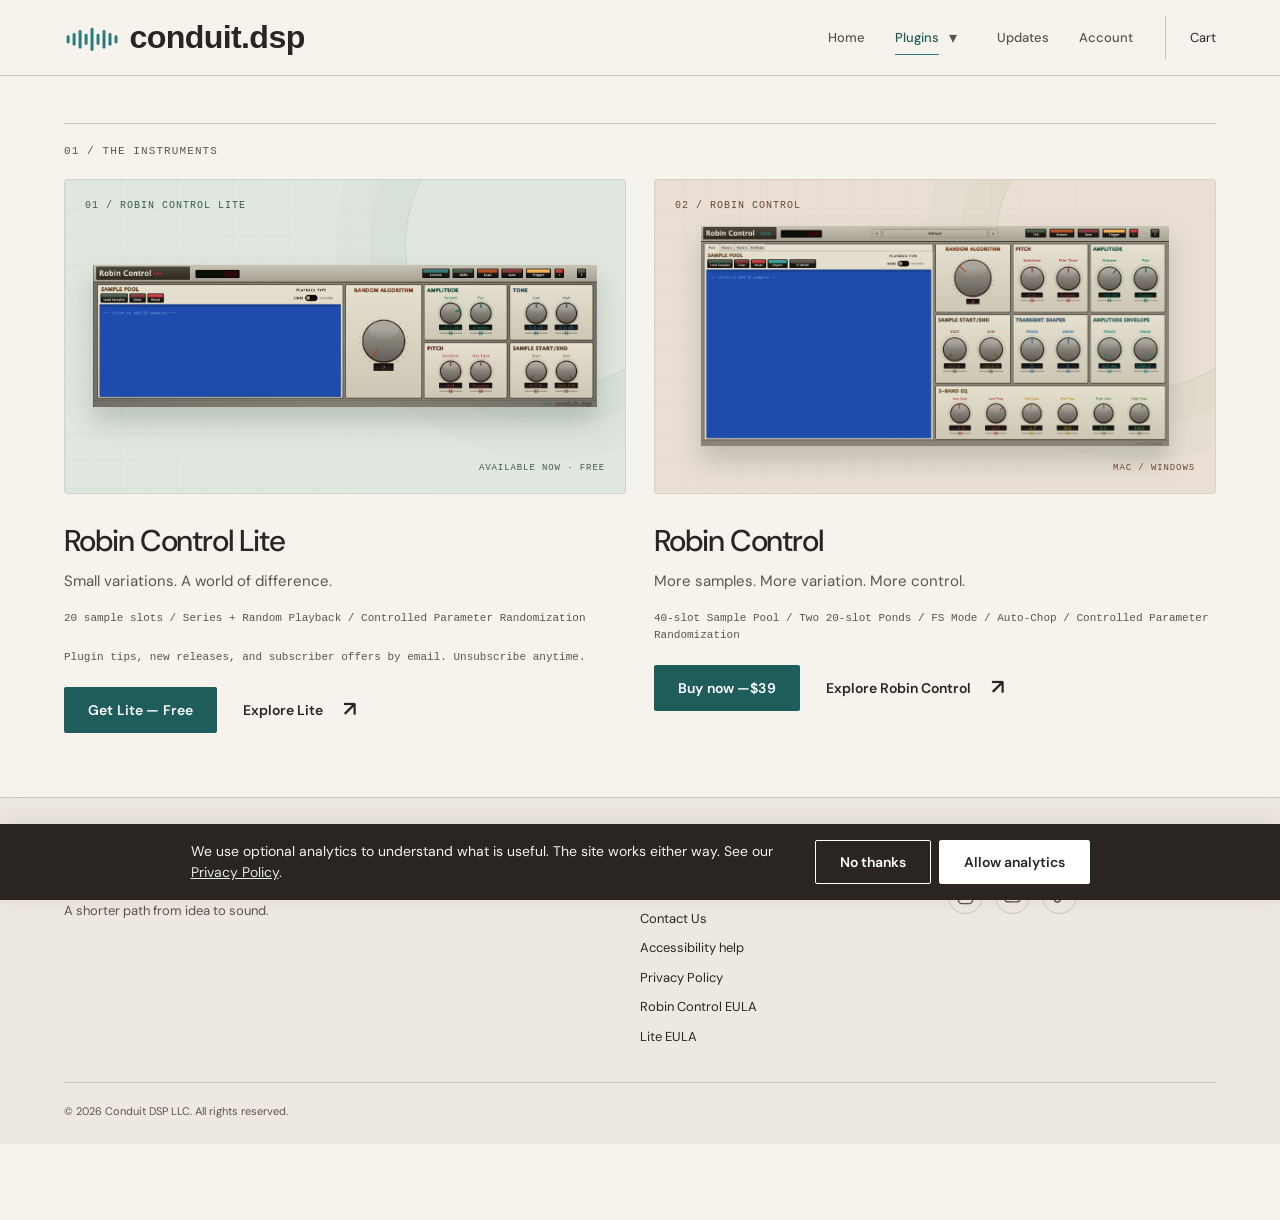
<file: plugins/index.html>
<!DOCTYPE html>
<html lang="en">
<!-- ==================== HEAD: Meta, Fonts, Stylesheets ==================== -->
<head>
  <meta charset="UTF-8">
  <meta name="viewport" content="width=device-width, initial-scale=1.0">
  <link rel="icon" type="image/png" href="/assets/images/WAVEFORM-favicon.png">
  <title>Plugins — Conduit DSP</title>
  <!-- Open Graph -->
  <meta property="og:title" content="Plugins — Conduit DSP">
  <meta property="og:description" content="Precision audio plugins for modern producers and sound designers.">
  <meta property="og:image" content="https://conduitdsp.com/assets/images/og-image.png">
  <meta property="og:url" content="https://conduitdsp.com/plugins/">
  <meta property="og:type" content="website">
  <!-- Twitter Card -->
  <meta name="twitter:card" content="summary_large_image">
  <meta name="twitter:title" content="Plugins — Conduit DSP">
  <meta name="twitter:description" content="Precision audio plugins for modern producers and sound designers.">
  <meta name="twitter:image" content="https://conduitdsp.com/assets/images/og-image.png">
  <!-- Google Fonts: DM Serif Display (headings) + DM Sans (body) -->
  <link rel="preconnect" href="https://fonts.googleapis.com">
  <link rel="preconnect" href="https://fonts.gstatic.com" crossorigin>
  <link href="https://fonts.googleapis.com/css2?family=DM+Serif+Display:ital@0;1&family=DM+Sans:wght@400;500;600;700&display=swap" rel="stylesheet">
  <!-- Stylesheets -->
  <link rel="stylesheet" href="/assets/css/reset.css">
  <link rel="stylesheet" href="/assets/css/global.css">
  <link rel="stylesheet" href="/assets/css/header.css">
  <link rel="stylesheet" href="/assets/css/footer.css">
  <link rel="stylesheet" href="/assets/css/storefront.css?v=20260922-1">
  <link rel="stylesheet" href="/assets/css/cookie-banner.css">
  <link rel="stylesheet" href="/assets/css/pages/home.css?v=20261114-newsletter">
  <link rel="stylesheet" href="/assets/css/pages/plugins.css?v=20260928-1">
</head>
<body>
  <a class="skip-link" href="#main-content">Skip to content</a>

  <!-- ==================== HEADER: Logo, Cart Widget, Navigation ==================== -->
  <header class="site-header">
    <div class="site-header__inner container">
      <div class="site-header__top">
        <a href="/" class="site-logo">
          <img src="/assets/images/logo.svg" alt="Conduit DSP">
        </a>
        <nav class="site-nav" id="site-nav" aria-label="Main navigation">
        <ul class="site-nav__list">
          <li class="nav-item"><a href="/">Home</a></li>
          <li class="nav-item nav-item--has-dropdown active">
            <a href="/plugins/">Plugins</a>
            <button class="nav-dropdown-toggle" type="button" aria-label="Show plugin links" aria-expanded="false" aria-controls="plugin-menu"><span aria-hidden="true">▾</span></button>
            <div id="plugin-menu" class="dropdown-menu">
              <a href="/plugins/robin-control/">Robin Control</a>
              <a href="/plugins/robin-control-lite/">Robin Control Lite</a>
            </div>
          </li>
          <li class="nav-item"><a href="/updates/">Updates</a></li>
          <li class="nav-item"><a href="/account/" data-store-action="view_account">Account</a></li>
        </ul>
      </nav>
        <div class="cart-widget">
          <a href="/cart/" class="cart-widget__link" data-store-action="view_cart">Cart <span class="cart-count" hidden data-moonbase-if="cart.has_items" data-moonbase-render="cart.item_count">0</span></a>
        </div>
        <button type="button" class="nav-toggle" aria-label="Toggle navigation" aria-controls="site-nav" aria-expanded="false"><span></span><span></span></button>
      </div>
    </div>
  </header>

  <!-- ==================== MAIN CONTENT ==================== -->
  <main class="main-content" id="main-content" tabindex="-1">
    <div class="container">

      <!-- ========== Page Header + Subtitle ========== -->
      <div class="plugins-header">
        <h1 class="section-index"><span>01 / The instruments</span></h1>
      </div>

      <!-- ========== Plugin Cards Grid ========== -->
      <div class="plugins-grid">

        <!-- Robin Control Lite Card -->
        <article class="plugin-card plugin-card--lite">
          <a href="/plugins/robin-control-lite/" class="plugin-card__image plugin-card__image--screenshot">
            <span class="product-label">01 / Robin Control Lite</span><img src="/assets/images/RCL_02.png" alt="Robin Control Lite plugin interface" width="2802" height="792"><span class="product-status">Available now · Free</span>
          </a>
          <div class="plugin-card__body">
            <h2 class="plugin-card__name"><a href="/plugins/robin-control-lite/">Robin Control Lite</a></h2>
              <p class="plugin-card__summary">Small variations. A world of difference.</p>
              <p class="plugin-card__meta">20 sample slots / Series + Random Playback / Controlled Parameter Randomization</p>
              <p class="plugin-card__meta">Plugin tips, new releases, and subscriber offers by email. Unsubscribe anytime.</p>
              <div class="plugin-card__actions"><a class="btn btn--primary" href="https://conduitdsp.moonbase.sh/buy/robin-control-lite" data-store-action="add_to_cart" data-moonbase-if="!product.robin-control-lite.owned">Get Lite — Free</a><a class="btn btn--outline" href="https://conduitdsp.moonbase.sh/download/robin-control-lite" data-store-action="download_product" hidden data-moonbase-if="product.robin-control-lite.owned">Download Lite</a><a class="text-link" href="/plugins/robin-control-lite/">Explore Lite <span aria-hidden="true">↗</span></a></div>
          </div>
        </article>

        <!-- Robin Control Card -->
        <article class="plugin-card plugin-card--control">
          <a href="/plugins/robin-control/" class="plugin-card__image plugin-card__image--screenshot">
            <span class="product-label">02 / Robin Control</span><span class="plugin-card__image-frame">
              <img src="/assets/images/robin-control-interface.png" alt="Robin Control plugin interface" width="2096" height="986">

            </span><span class="product-status">Mac / Windows</span>
          </a>
          <div class="plugin-card__body">
            <h2 class="plugin-card__name"><a href="/plugins/robin-control/">Robin Control</a></h2>
              <p class="plugin-card__summary">More samples. More variation. More control.</p>
              <p class="plugin-card__meta">40-slot Sample Pool / Two 20-slot Ponds / FS Mode / Auto-Chop / Controlled Parameter Randomization</p>
            <div class="plugin-card__actions">
              <a class="btn btn--primary" href="https://conduitdsp.moonbase.sh/buy/robin-control" data-store-action="add_to_cart" data-store-product="robin-control" data-moonbase-if="!product.robin-control.owned">Buy now — <span data-moonbase-render="product.robin-control.price">$39</span></a>
              <a class="btn btn--outline" href="https://conduitdsp.moonbase.sh/download/robin-control" data-store-action="download_product" data-store-product="robin-control" hidden data-moonbase-if="product.robin-control.owned">Download Robin Control</a>
              <a class="text-link" href="/plugins/robin-control/">Explore Robin Control <span aria-hidden="true">↗</span></a>
            </div>
          </div>
        </article>



      </div>
    </div>
  </main>

  <!-- ==================== FOOTER: Info Links, Social Icons, Copyright ==================== -->
  <footer class="site-footer">
    <div class="container">
      <div class="site-footer__inner">
        <div class="footer-brand"><a href="/">conduit.dsp<span aria-hidden="true">↗</span></a><p>A shorter path from idea to sound.</p></div>
        <div class="footer-col">
          <h2 class="footer-col__heading">Info</h2>
          <div class="footer-links">
            <a href="/faq/">FAQ</a>
            <a href="mailto:hello@conduitdsp.com">Contact Us</a>
            <a href="mailto:hello@conduitdsp.com?subject=Website%20accessibility%20help">Accessibility help</a>
            <a href="/privacy-policy/">Privacy Policy</a>
            <a href="/eula/robin-control/">Robin Control EULA</a>
            <a href="/eula/robin-control-lite/">Lite EULA</a>
          </div>
        </div>
        <div class="footer-col">
          <h2 class="footer-col__heading">Connect</h2>
          <div class="footer-socials">
            <a href="https://www.instagram.com/conduit.dsp/" aria-label="Instagram" target="_blank" rel="noopener">
              <svg aria-hidden="true" focusable="false" viewBox="0 0 24 24" fill="none" stroke="currentColor" stroke-width="2" stroke-linecap="round" stroke-linejoin="round"><rect x="2" y="2" width="20" height="20" rx="5" ry="5"/><path d="M16 11.37A4 4 0 1 1 12.63 8 4 4 0 0 1 16 11.37z"/><line x1="17.5" y1="6.5" x2="17.51" y2="6.5"/></svg>
            </a>
            <a href="https://www.youtube.com/@conduitdsp" aria-label="YouTube" target="_blank" rel="noopener">
              <svg aria-hidden="true" focusable="false" viewBox="0 0 24 24" fill="none" stroke="currentColor" stroke-width="2" stroke-linecap="round" stroke-linejoin="round"><path d="M22.54 6.42a2.78 2.78 0 0 0-1.94-2C18.88 4 12 4 12 4s-6.88 0-8.6.46a2.78 2.78 0 0 0-1.94 2A29 29 0 0 0 1 11.75a29 29 0 0 0 .46 5.33A2.78 2.78 0 0 0 3.4 19.1c1.72.46 8.6.46 8.6.46s6.88 0 8.6-.46a2.78 2.78 0 0 0 1.94-2 29 29 0 0 0 .46-5.25 29 29 0 0 0-.46-5.43z"/><polygon points="9.75 15.02 15.5 11.75 9.75 8.48 9.75 15.02"/></svg>
            </a>
            <a href="https://www.tiktok.com/@conduit.dsp" aria-label="TikTok" target="_blank" rel="noopener">
              <svg aria-hidden="true" focusable="false" viewBox="0 0 24 24" fill="none" stroke="currentColor" stroke-width="2" stroke-linecap="round" stroke-linejoin="round"><path d="M9 12a4 4 0 1 0 4 4V4a5 5 0 0 0 5 5"/></svg>
            </a>
          </div>
        </div>
      </div>
      <p class="site-footer__copyright">&copy; 2026 Conduit DSP LLC. All rights reserved.</p>
    </div>
  </footer>

  <!-- ==================== COOKIE CONSENT ==================== -->
  <div id="cookie-banner" class="cookie-banner hidden" role="region" aria-label="Analytics preferences">
    <p class="cookie-banner__text">We use optional analytics to understand what is useful. The site works either way. See our <a href="/privacy-policy/">Privacy Policy</a>.</p>
    <div class="cookie-banner__actions">
      <button id="cookie-reject" class="cookie-banner__btn cookie-banner__btn--secondary" type="button">No thanks</button>
      <button id="cookie-accept" class="cookie-banner__btn" type="button">Allow analytics</button>
    </div>
  </div>

  <!-- ==================== SCRIPTS ==================== -->
  <script src="/assets/js/storefront.js?v=20261021-rc2"></script>
  <script src="/assets/js/nav.js"></script>
  <script src="/assets/js/cookie-banner.js"></script>
</body>
</html>
</file>
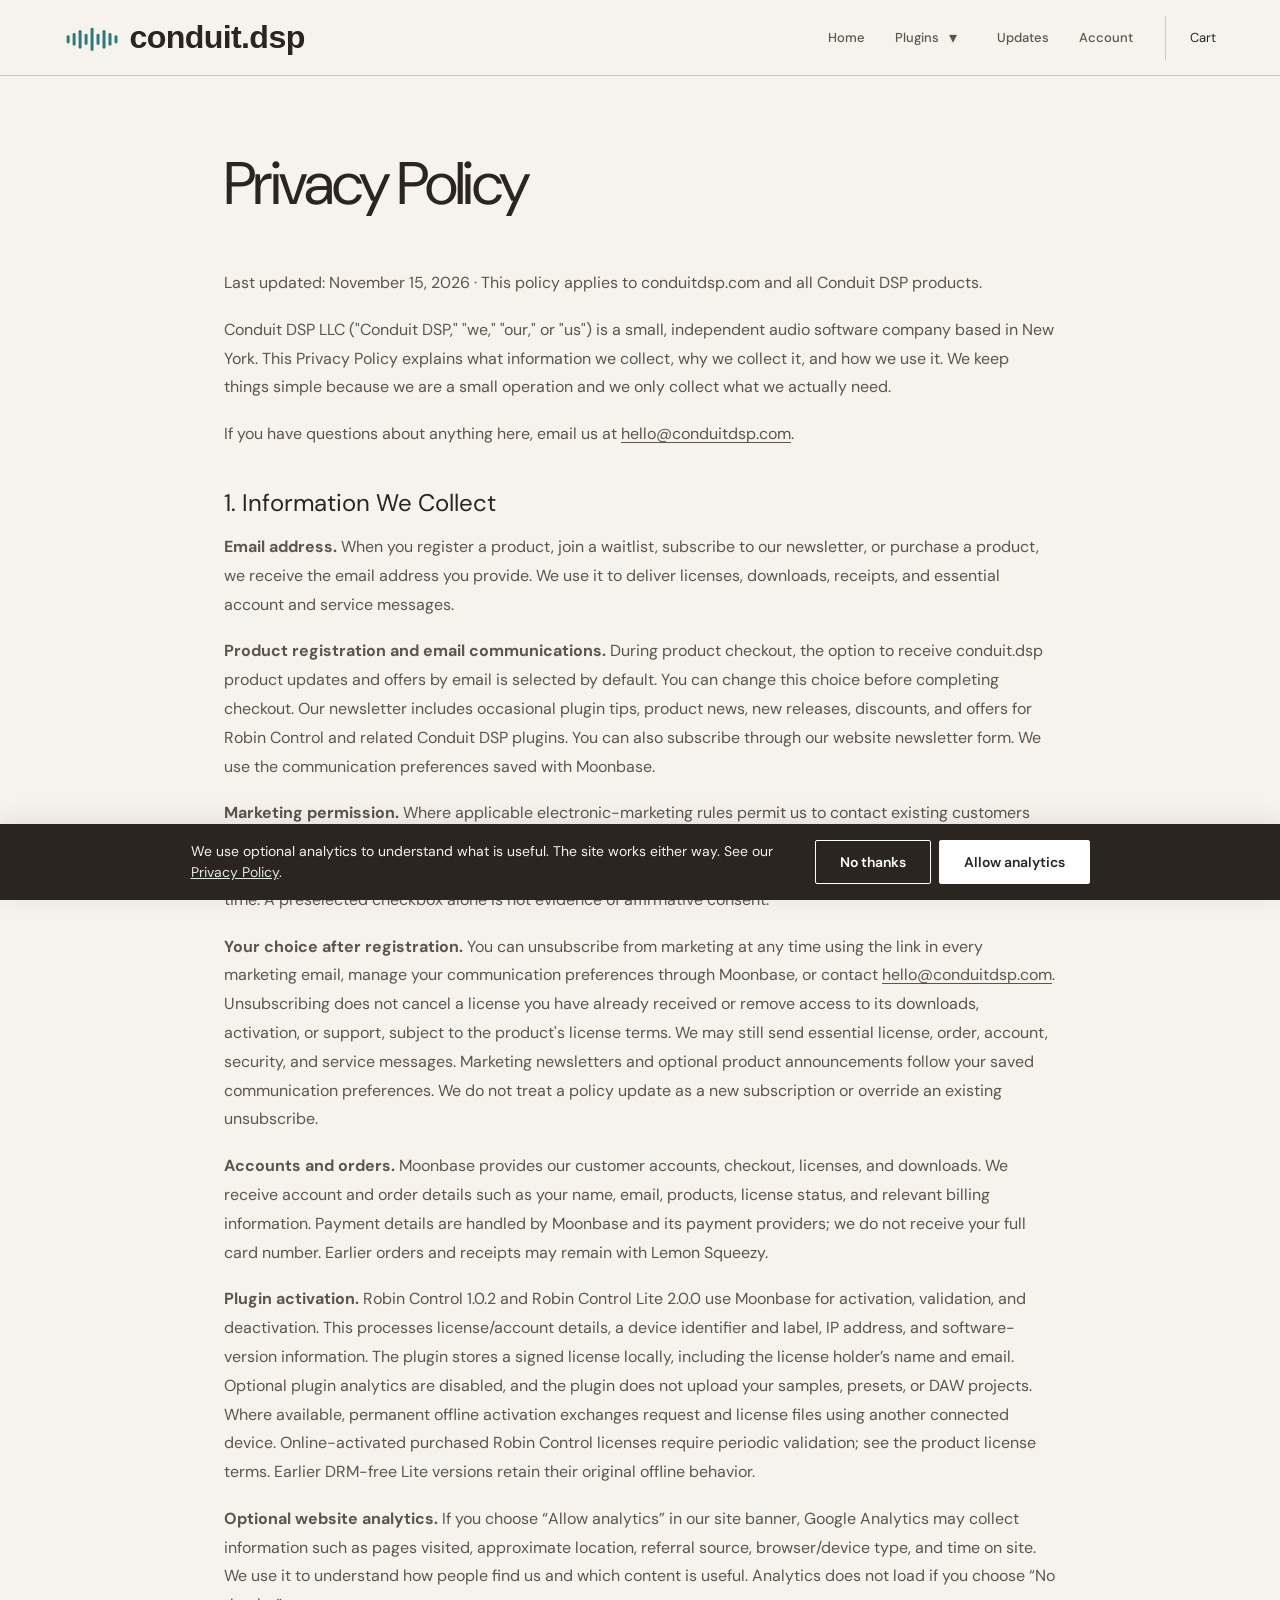
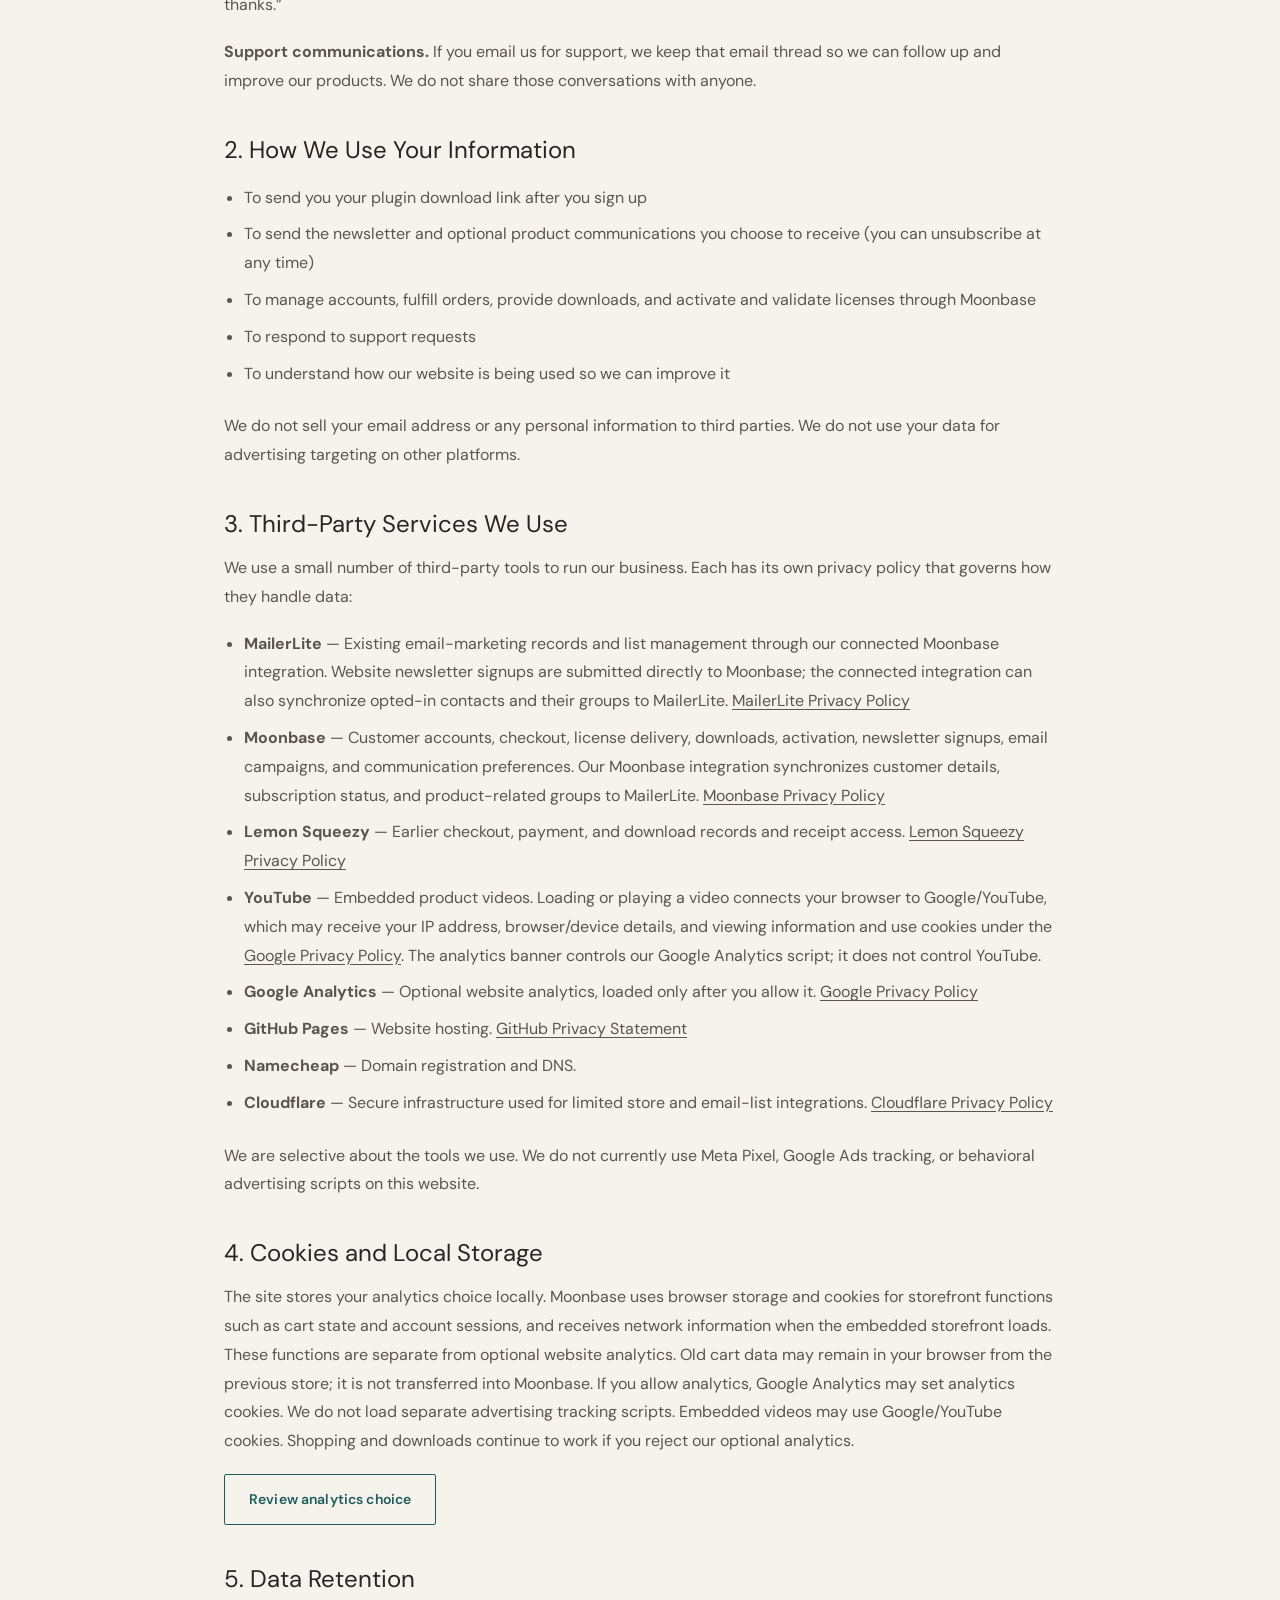
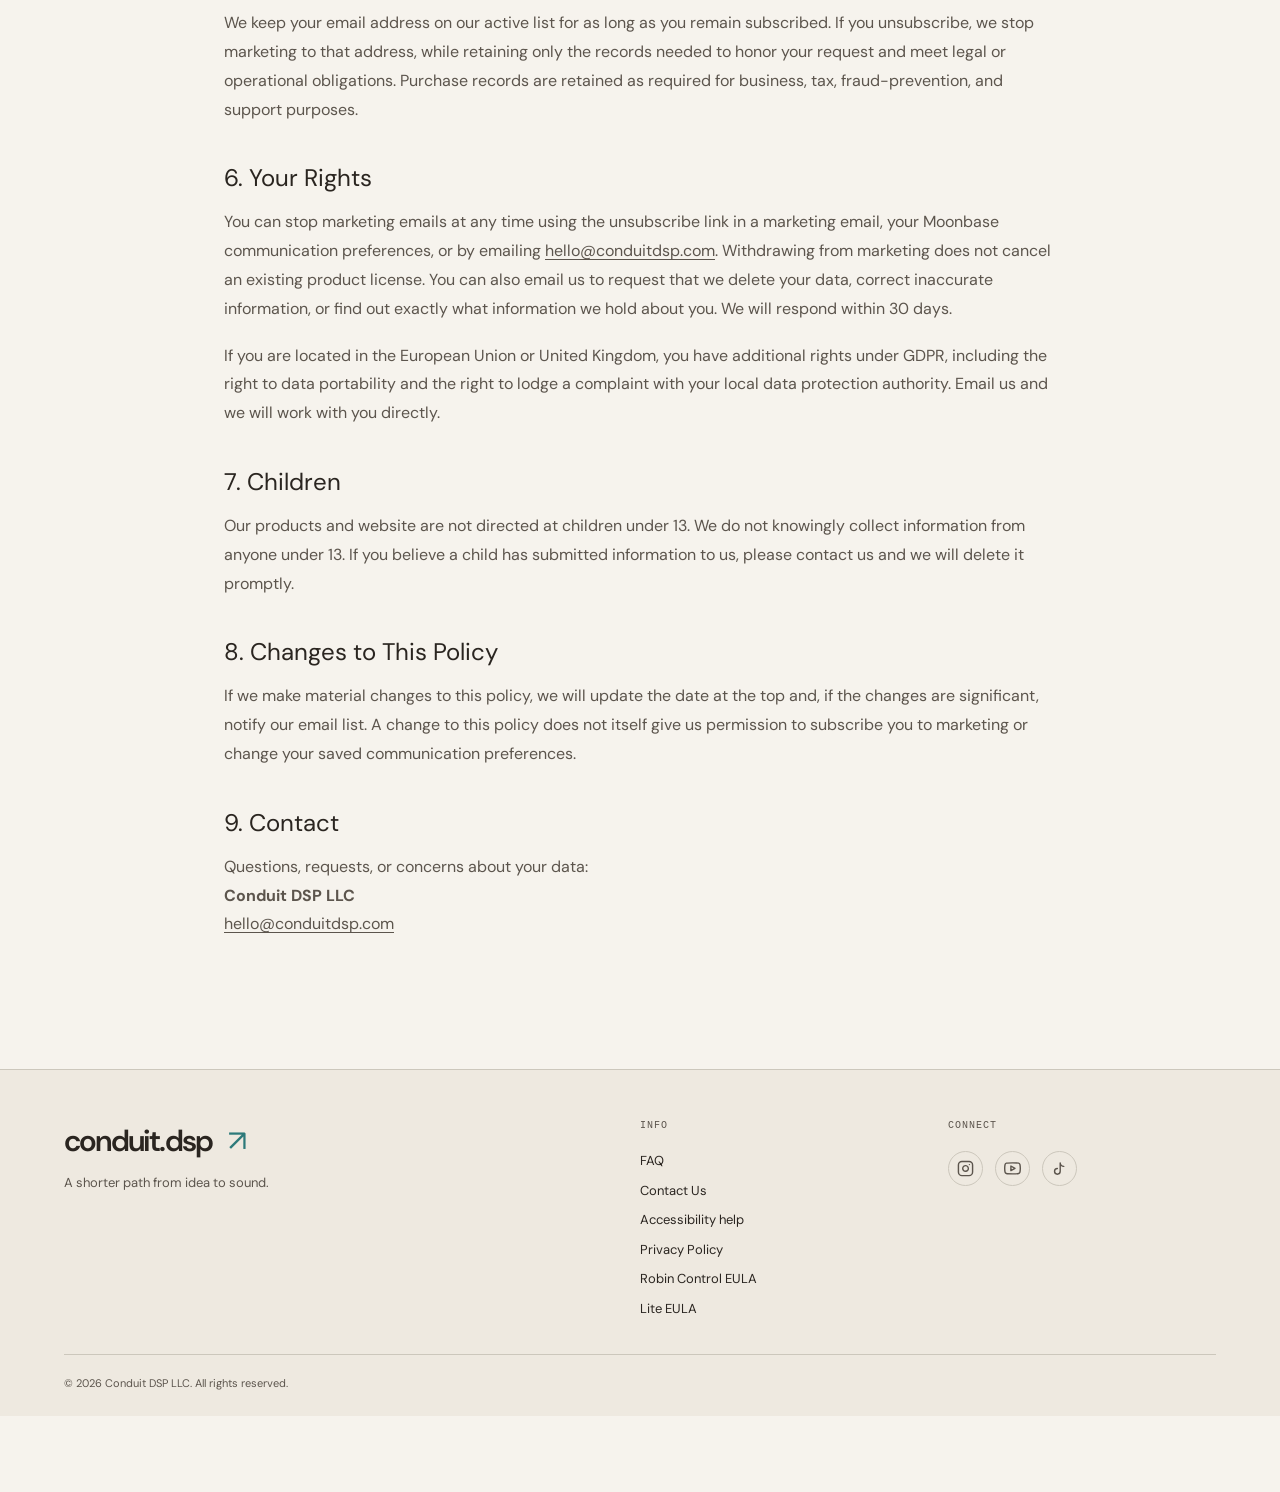
<file: privacy-policy/index.html>
<!DOCTYPE html>
<html lang="en">
<!-- ==================== HEAD: Meta, Fonts, Stylesheets ==================== -->
<head>
  <meta charset="UTF-8">
  <meta name="viewport" content="width=device-width, initial-scale=1.0">
  <link rel="icon" type="image/png" href="/assets/images/WAVEFORM-favicon.png">
  <title>Privacy Policy — Conduit DSP</title>
  <!-- Open Graph -->
  <meta property="og:title" content="Privacy Policy — Conduit DSP">
  <meta property="og:description" content="Precision audio plugins for modern producers and sound designers.">
  <meta property="og:image" content="https://conduitdsp.com/assets/images/og-image.png">
  <meta property="og:url" content="https://conduitdsp.com/privacy-policy/">
  <meta property="og:type" content="website">
  <!-- Twitter Card -->
  <meta name="twitter:card" content="summary_large_image">
  <meta name="twitter:title" content="Privacy Policy — Conduit DSP">
  <meta name="twitter:description" content="Precision audio plugins for modern producers and sound designers.">
  <meta name="twitter:image" content="https://conduitdsp.com/assets/images/og-image.png">
  <!-- Google Fonts: DM Serif Display (headings) + DM Sans (body) -->
  <link rel="preconnect" href="https://fonts.googleapis.com">
  <link rel="preconnect" href="https://fonts.gstatic.com" crossorigin>
  <link href="https://fonts.googleapis.com/css2?family=DM+Serif+Display:ital@0;1&family=DM+Sans:wght@400;500;600;700&display=swap" rel="stylesheet">
  <!-- Stylesheets -->
  <link rel="stylesheet" href="/assets/css/reset.css">
  <link rel="stylesheet" href="/assets/css/global.css">
  <link rel="stylesheet" href="/assets/css/header.css">
  <link rel="stylesheet" href="/assets/css/footer.css">
  <link rel="stylesheet" href="/assets/css/storefront.css?v=20260922-1">
  <link rel="stylesheet" href="/assets/css/cookie-banner.css">
</head>
<body>
  <a class="skip-link" href="#main-content">Skip to content</a>

  <!-- ==================== HEADER: Logo, Cart Widget, Navigation ==================== -->
  <header class="site-header">
    <div class="site-header__inner container">
      <div class="site-header__top">
        <a href="/" class="site-logo">
          <img src="/assets/images/logo.svg" alt="Conduit DSP">
        </a>
        <nav class="site-nav" id="site-nav" aria-label="Main navigation">
        <ul class="site-nav__list">
          <li class="nav-item"><a href="/">Home</a></li>
          <li class="nav-item nav-item--has-dropdown">
            <a href="/plugins/">Plugins</a>
            <button class="nav-dropdown-toggle" type="button" aria-label="Show plugin links" aria-expanded="false" aria-controls="plugin-menu"><span aria-hidden="true">▾</span></button>
            <div id="plugin-menu" class="dropdown-menu">
              <a href="/plugins/robin-control/">Robin Control</a>
              <a href="/plugins/robin-control-lite/">Robin Control Lite</a>
            </div>
          </li>
          <li class="nav-item"><a href="/updates/">Updates</a></li>
          <li class="nav-item"><a href="/account/" data-store-action="view_account">Account</a></li>
        </ul>
      </nav>
        <div class="cart-widget">
          <a href="/cart/" class="cart-widget__link" data-store-action="view_cart">Cart <span class="cart-count" hidden data-moonbase-if="cart.has_items" data-moonbase-render="cart.item_count">0</span></a>
        </div>
        <button type="button" class="nav-toggle" aria-label="Toggle navigation" aria-controls="site-nav" aria-expanded="false"><span></span><span></span></button>
      </div>
    </div>
  </header>

  <!-- ==================== MAIN CONTENT (Stub) ==================== -->
  <main class="main-content" id="main-content" tabindex="-1">
    <div class="container page-stub">
      <h1>Privacy Policy</h1>
      <p class="privacy-updated">Last updated: November 15, 2026 &middot; This policy applies to conduitdsp.com and all Conduit DSP products.</p>

      <p>Conduit DSP LLC ("Conduit DSP," "we," "our," or "us") is a small, independent audio software company based in New York. This Privacy Policy explains what information we collect, why we collect it, and how we use it. We keep things simple because we are a small operation and we only collect what we actually need.</p>
      <p>If you have questions about anything here, email us at <a href="mailto:hello@conduitdsp.com">hello@conduitdsp.com</a>.</p>

      <h2>1. Information We Collect</h2>
      <p><strong>Email address.</strong> When you register a product, join a waitlist, subscribe to our newsletter, or purchase a product, we receive the email address you provide. We use it to deliver licenses, downloads, receipts, and essential account and service messages.</p>
      <p><strong>Product registration and email communications.</strong> During product checkout, the option to receive conduit.dsp product updates and offers by email is selected by default. You can change this choice before completing checkout. Our newsletter includes occasional plugin tips, product news, new releases, discounts, and offers for Robin Control and related Conduit DSP plugins. You can also subscribe through our website newsletter form. We use the communication preferences saved with Moonbase.</p>
      <p><strong>Marketing permission.</strong> Where applicable electronic-marketing rules permit us to contact existing customers about our own similar products, we rely on that exception and, where required, our legitimate interest in promoting those products. Where consent is required, we rely on consent. You can object to marketing at any time. A preselected checkbox alone is not evidence of affirmative consent.</p>
      <p><strong>Your choice after registration.</strong> You can unsubscribe from marketing at any time using the link in every marketing email, manage your communication preferences through Moonbase, or contact <a href="mailto:hello@conduitdsp.com">hello@conduitdsp.com</a>. Unsubscribing does not cancel a license you have already received or remove access to its downloads, activation, or support, subject to the product's license terms. We may still send essential license, order, account, security, and service messages. Marketing newsletters and optional product announcements follow your saved communication preferences. We do not treat a policy update as a new subscription or override an existing unsubscribe.</p>
      <p><strong>Accounts and orders.</strong> Moonbase provides our customer accounts, checkout, licenses, and downloads. We receive account and order details such as your name, email, products, license status, and relevant billing information. Payment details are handled by Moonbase and its payment providers; we do not receive your full card number. Earlier orders and receipts may remain with Lemon Squeezy.</p>
      <p><strong>Plugin activation.</strong> Robin Control 1.0.2 and Robin Control Lite 2.0.0 use Moonbase for activation, validation, and deactivation. This processes license/account details, a device identifier and label, IP address, and software-version information. The plugin stores a signed license locally, including the license holder’s name and email. Optional plugin analytics are disabled, and the plugin does not upload your samples, presets, or DAW projects. Where available, permanent offline activation exchanges request and license files using another connected device. Online-activated purchased Robin Control licenses require periodic validation; see the product license terms. Earlier DRM-free Lite versions retain their original offline behavior.</p>
      <p><strong>Optional website analytics.</strong> If you choose “Allow analytics” in our site banner, Google Analytics may collect information such as pages visited, approximate location, referral source, browser/device type, and time on site. We use it to understand how people find us and which content is useful. Analytics does not load if you choose “No thanks.”</p>
      <p><strong>Support communications.</strong> If you email us for support, we keep that email thread so we can follow up and improve our products. We do not share those conversations with anyone.</p>

      <h2>2. How We Use Your Information</h2>
      <ul>
        <li>To send you your plugin download link after you sign up</li>
        <li>To send the newsletter and optional product communications you choose to receive (you can unsubscribe at any time)</li>
        <li>To manage accounts, fulfill orders, provide downloads, and activate and validate licenses through Moonbase</li>
        <li>To respond to support requests</li>
        <li>To understand how our website is being used so we can improve it</li>
      </ul>
      <p>We do not sell your email address or any personal information to third parties. We do not use your data for advertising targeting on other platforms.</p>

      <h2>3. Third-Party Services We Use</h2>
      <p>We use a small number of third-party tools to run our business. Each has its own privacy policy that governs how they handle data:</p>
      <ul>
        <li><strong>MailerLite</strong> — Existing email-marketing records and list management through our connected Moonbase integration. Website newsletter signups are submitted directly to Moonbase; the connected integration can also synchronize opted-in contacts and their groups to MailerLite. <a href="https://www.mailerlite.com/legal/privacy-policy" target="_blank" rel="noopener">MailerLite Privacy Policy</a></li>
        <li><strong>Moonbase</strong> — Customer accounts, checkout, license delivery, downloads, activation, newsletter signups, email campaigns, and communication preferences. Our Moonbase integration synchronizes customer details, subscription status, and product-related groups to MailerLite. <a href="https://moonbase.sh/privacy-policy/" target="_blank" rel="noopener">Moonbase Privacy Policy</a></li>
        <li><strong>Lemon Squeezy</strong> — Earlier checkout, payment, and download records and receipt access. <a href="https://www.lemonsqueezy.com/privacy" target="_blank" rel="noopener">Lemon Squeezy Privacy Policy</a></li>
        <li><strong>YouTube</strong> — Embedded product videos. Loading or playing a video connects your browser to Google/YouTube, which may receive your IP address, browser/device details, and viewing information and use cookies under the <a href="https://policies.google.com/privacy" target="_blank" rel="noopener">Google Privacy Policy</a>. The analytics banner controls our Google Analytics script; it does not control YouTube.</li>
        <li><strong>Google Analytics</strong> — Optional website analytics, loaded only after you allow it. <a href="https://policies.google.com/privacy" target="_blank" rel="noopener">Google Privacy Policy</a></li>
        <li><strong>GitHub Pages</strong> — Website hosting. <a href="https://docs.github.com/en/site-policy/privacy-policies/github-general-privacy-statement" target="_blank" rel="noopener">GitHub Privacy Statement</a></li>
        <li><strong>Namecheap</strong> — Domain registration and DNS.</li>
        <li><strong>Cloudflare</strong> — Secure infrastructure used for limited store and email-list integrations. <a href="https://www.cloudflare.com/privacypolicy/" target="_blank" rel="noopener">Cloudflare Privacy Policy</a></li>
      </ul>
      <p>We are selective about the tools we use. We do not currently use Meta Pixel, Google Ads tracking, or behavioral advertising scripts on this website.</p>

      <h2>4. Cookies and Local Storage</h2>
      <p>The site stores your analytics choice locally. Moonbase uses browser storage and cookies for storefront functions such as cart state and account sessions, and receives network information when the embedded storefront loads. These functions are separate from optional website analytics. Old cart data may remain in your browser from the previous store; it is not transferred into Moonbase. If you allow analytics, Google Analytics may set analytics cookies. We do not load separate advertising tracking scripts. Embedded videos may use Google/YouTube cookies. Shopping and downloads continue to work if you reject our optional analytics.</p>
      <p><button id="privacy-reset-analytics" class="btn btn--outline" type="button">Review analytics choice</button></p>

      <h2>5. Data Retention</h2>
      <p>We keep your email address on our active list for as long as you remain subscribed. If you unsubscribe, we stop marketing to that address, while retaining only the records needed to honor your request and meet legal or operational obligations. Purchase records are retained as required for business, tax, fraud-prevention, and support purposes.</p>

      <h2>6. Your Rights</h2>
      <p>You can stop marketing emails at any time using the unsubscribe link in a marketing email, your Moonbase communication preferences, or by emailing <a href="mailto:hello@conduitdsp.com">hello@conduitdsp.com</a>. Withdrawing from marketing does not cancel an existing product license. You can also email us to request that we delete your data, correct inaccurate information, or find out exactly what information we hold about you. We will respond within 30 days.</p>
      <p>If you are located in the European Union or United Kingdom, you have additional rights under GDPR, including the right to data portability and the right to lodge a complaint with your local data protection authority. Email us and we will work with you directly.</p>

      <h2>7. Children</h2>
      <p>Our products and website are not directed at children under 13. We do not knowingly collect information from anyone under 13. If you believe a child has submitted information to us, please contact us and we will delete it promptly.</p>

      <h2>8. Changes to This Policy</h2>
      <p>If we make material changes to this policy, we will update the date at the top and, if the changes are significant, notify our email list. A change to this policy does not itself give us permission to subscribe you to marketing or change your saved communication preferences.</p>

      <h2>9. Contact</h2>
      <p>Questions, requests, or concerns about your data:<br>
      <strong>Conduit DSP LLC</strong><br>
      <a href="mailto:hello@conduitdsp.com">hello@conduitdsp.com</a></p>
    </div>
  </main>

  <!-- ==================== FOOTER: Info Links, Social Icons, Copyright ==================== -->
  <footer class="site-footer">
    <div class="container">
      <div class="site-footer__inner">
        <div class="footer-brand"><a href="/">conduit.dsp<span aria-hidden="true">↗</span></a><p>A shorter path from idea to sound.</p></div>
        <div class="footer-col">
          <h2 class="footer-col__heading">Info</h2>
          <div class="footer-links">
            <a href="/faq/">FAQ</a>
            <a href="mailto:hello@conduitdsp.com">Contact Us</a>
            <a href="mailto:hello@conduitdsp.com?subject=Website%20accessibility%20help">Accessibility help</a>
            <a href="/privacy-policy/">Privacy Policy</a>
            <a href="/eula/robin-control/">Robin Control EULA</a>
            <a href="/eula/robin-control-lite/">Lite EULA</a>
          </div>
        </div>
        <div class="footer-col">
          <h2 class="footer-col__heading">Connect</h2>
          <div class="footer-socials">
            <a href="https://www.instagram.com/conduit.dsp/" aria-label="Instagram" target="_blank" rel="noopener">
              <svg aria-hidden="true" focusable="false" viewBox="0 0 24 24" fill="none" stroke="currentColor" stroke-width="2" stroke-linecap="round" stroke-linejoin="round"><rect x="2" y="2" width="20" height="20" rx="5" ry="5"/><path d="M16 11.37A4 4 0 1 1 12.63 8 4 4 0 0 1 16 11.37z"/><line x1="17.5" y1="6.5" x2="17.51" y2="6.5"/></svg>
            </a>
            <a href="https://www.youtube.com/@conduitdsp" aria-label="YouTube" target="_blank" rel="noopener">
              <svg aria-hidden="true" focusable="false" viewBox="0 0 24 24" fill="none" stroke="currentColor" stroke-width="2" stroke-linecap="round" stroke-linejoin="round"><path d="M22.54 6.42a2.78 2.78 0 0 0-1.94-2C18.88 4 12 4 12 4s-6.88 0-8.6.46a2.78 2.78 0 0 0-1.94 2A29 29 0 0 0 1 11.75a29 29 0 0 0 .46 5.33A2.78 2.78 0 0 0 3.4 19.1c1.72.46 8.6.46 8.6.46s6.88 0 8.6-.46a2.78 2.78 0 0 0 1.94-2 29 29 0 0 0 .46-5.25 29 29 0 0 0-.46-5.43z"/><polygon points="9.75 15.02 15.5 11.75 9.75 8.48 9.75 15.02"/></svg>
            </a>
            <a href="https://www.tiktok.com/@conduit.dsp" aria-label="TikTok" target="_blank" rel="noopener">
              <svg aria-hidden="true" focusable="false" viewBox="0 0 24 24" fill="none" stroke="currentColor" stroke-width="2" stroke-linecap="round" stroke-linejoin="round"><path d="M9 12a4 4 0 1 0 4 4V4a5 5 0 0 0 5 5"/></svg>
            </a>
          </div>
        </div>
      </div>
      <p class="site-footer__copyright">&copy; 2026 Conduit DSP LLC. All rights reserved.</p>
    </div>
  </footer>

  <!-- ==================== COOKIE CONSENT ==================== -->
  <div id="cookie-banner" class="cookie-banner hidden" role="region" aria-label="Analytics preferences">
    <p class="cookie-banner__text">We use optional analytics to understand what is useful. The site works either way. See our <a href="/privacy-policy/">Privacy Policy</a>.</p>
    <div class="cookie-banner__actions">
      <button id="cookie-reject" class="cookie-banner__btn cookie-banner__btn--secondary" type="button">No thanks</button>
      <button id="cookie-accept" class="cookie-banner__btn" type="button">Allow analytics</button>
    </div>
  </div>

  <!-- ==================== SCRIPTS ==================== -->
  <script src="/assets/js/storefront.js?v=20261021-rc2"></script>
  <script src="/assets/js/nav.js"></script>
  <script src="/assets/js/cookie-banner.js"></script>
</body>
</html>
</file>
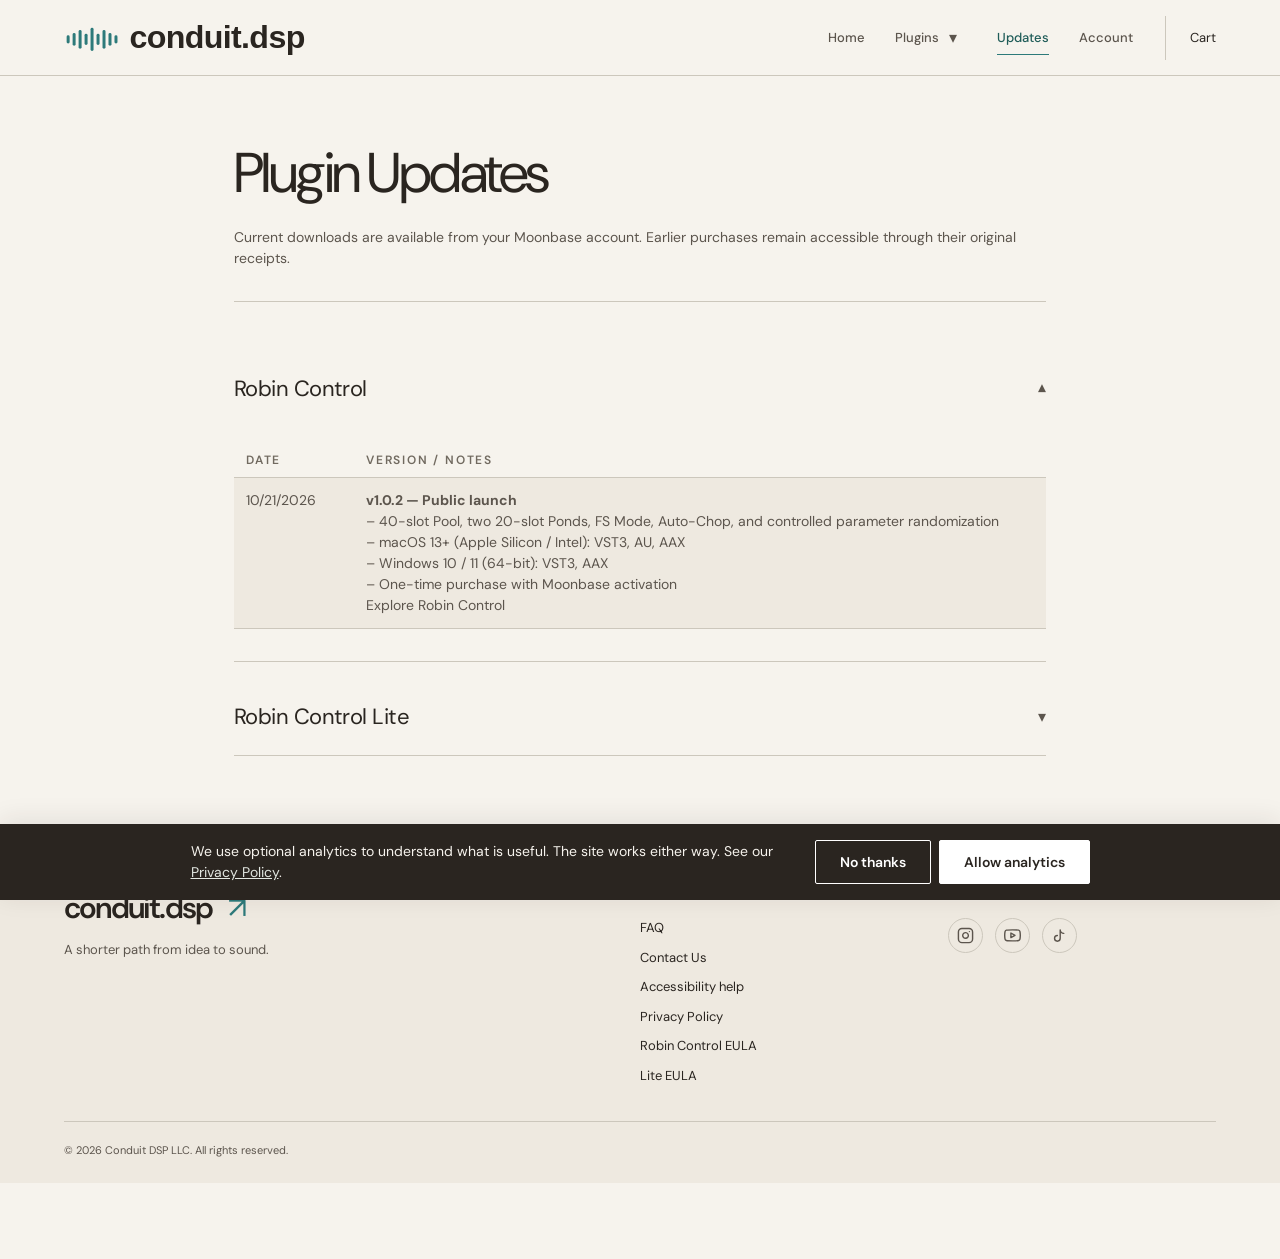
<file: updates/index.html>
<!DOCTYPE html>
<html lang="en">
<!-- ==================== HEAD: Meta, Fonts, Stylesheets ==================== -->
<head>
  <meta charset="UTF-8">
  <meta name="viewport" content="width=device-width, initial-scale=1.0">
  <link rel="icon" type="image/png" href="/assets/images/WAVEFORM-favicon.png">
  <title>Updates — Conduit DSP</title>
  <!-- Open Graph -->
  <meta property="og:title" content="Updates — Conduit DSP">
  <meta property="og:description" content="Precision audio plugins for modern producers and sound designers.">
  <meta property="og:image" content="https://conduitdsp.com/assets/images/og-image.png">
  <meta property="og:url" content="https://conduitdsp.com/updates/">
  <meta property="og:type" content="website">
  <!-- Twitter Card -->
  <meta name="twitter:card" content="summary_large_image">
  <meta name="twitter:title" content="Updates — Conduit DSP">
  <meta name="twitter:description" content="Precision audio plugins for modern producers and sound designers.">
  <meta name="twitter:image" content="https://conduitdsp.com/assets/images/og-image.png">
  <!-- Google Fonts: DM Serif Display (headings) + DM Sans (body) -->
  <link rel="preconnect" href="https://fonts.googleapis.com">
  <link rel="preconnect" href="https://fonts.gstatic.com" crossorigin>
  <link href="https://fonts.googleapis.com/css2?family=DM+Serif+Display:ital@0;1&family=DM+Sans:wght@400;500;600;700&display=swap" rel="stylesheet">
  <!-- Stylesheets -->
  <link rel="stylesheet" href="/assets/css/reset.css">
  <link rel="stylesheet" href="/assets/css/global.css">
  <link rel="stylesheet" href="/assets/css/header.css">
  <link rel="stylesheet" href="/assets/css/footer.css">
  <link rel="stylesheet" href="/assets/css/storefront.css?v=20260922-1">
  <link rel="stylesheet" href="/assets/css/cookie-banner.css">
  <link rel="stylesheet" href="/assets/css/pages/updates.css">
</head>
<body>
  <a class="skip-link" href="#main-content">Skip to content</a>

  <!-- ==================== HEADER: Logo, Cart Widget, Navigation ==================== -->
  <header class="site-header">
    <div class="site-header__inner container">
      <div class="site-header__top">
        <a href="/" class="site-logo">
          <img src="/assets/images/logo.svg" alt="Conduit DSP">
        </a>
        <nav class="site-nav" id="site-nav" aria-label="Main navigation">
        <ul class="site-nav__list">
          <li class="nav-item"><a href="/">Home</a></li>
          <li class="nav-item nav-item--has-dropdown">
            <a href="/plugins/">Plugins</a>
            <button class="nav-dropdown-toggle" type="button" aria-label="Show plugin links" aria-expanded="false" aria-controls="plugin-menu"><span aria-hidden="true">▾</span></button>
            <div id="plugin-menu" class="dropdown-menu">
              <a href="/plugins/robin-control/">Robin Control</a>
              <a href="/plugins/robin-control-lite/">Robin Control Lite</a>
            </div>
          </li>
          <li class="nav-item active"><a href="/updates/">Updates</a></li>
          <li class="nav-item"><a href="/account/" data-store-action="view_account">Account</a></li>
        </ul>
      </nav>
        <div class="cart-widget">
          <a href="/cart/" class="cart-widget__link" data-store-action="view_cart">Cart <span class="cart-count" hidden data-moonbase-if="cart.has_items" data-moonbase-render="cart.item_count">0</span></a>
        </div>
        <button type="button" class="nav-toggle" aria-label="Toggle navigation" aria-controls="site-nav" aria-expanded="false"><span></span><span></span></button>
      </div>
    </div>
  </header>

  <!-- ==================== MAIN CONTENT ==================== -->
  <main class="main-content" id="main-content" tabindex="-1">
    <div class="updates-container">

      <!-- ========== Page Header ========== -->
      <div class="updates-header">
        <h1>Plugin Updates</h1>
        <p>Current downloads are available from your <a href="/account/">Moonbase account</a>. Earlier purchases remain accessible through their original receipts.</p>
      </div>

      <!-- ========== Robin Control Update Accordion ========== -->
      <details class="update-accordion" open>
        <summary class="update-accordion__trigger">
          <span class="update-accordion__name">Robin Control</span>
          <span class="update-accordion__arrow">&#9662;</span>
        </summary>
        <div class="update-accordion__content">
          <table class="update-table">
            <thead>
              <tr><th scope="col">Date</th><th scope="col">Version / Notes</th></tr>
            </thead>
            <tbody>
              <tr>
                <td>10/21/2026</td>
                <td><strong>v1.0.2 — Public launch</strong><br>
                  &ndash; 40-slot Pool, two 20-slot Ponds, FS Mode, Auto-Chop, and controlled parameter randomization<br>
                  &ndash; macOS 13+ (Apple Silicon / Intel): VST3, AU, AAX<br>
                  &ndash; Windows 10 / 11 (64-bit): VST3, AAX<br>
                  &ndash; One-time purchase with Moonbase activation<br>
                  <a href="/plugins/robin-control/">Explore Robin Control</a>
                </td>
              </tr>
            </tbody>
          </table>
        </div>
      </details>

      <!-- ========== Robin Control Lite Update Accordion ========== -->
      <details class="update-accordion">
        <summary class="update-accordion__trigger">
          <span class="update-accordion__name">Robin Control Lite</span>
          <span class="update-accordion__arrow">&#9662;</span>
        </summary>
        <div class="update-accordion__content">
          <table class="update-table">
            <thead>
              <tr>
                <th scope="col">Date</th>
                <th scope="col">Version / Notes</th>
              </tr>
            </thead>
            <tbody>
              <tr>
                <td>09/22/2026</td>
                <td>
                  <strong>v2.0.0</strong><br>
                  &ndash; Free Moonbase licensing and activation<br>
                  &ndash; Added AAX support for Pro Tools on macOS and Windows, alongside VST3 on both platforms and AU on macOS<br>
                  &ndash; Visual feedback in the sample pool shows which sample is playing<br>
                  &ndash; New interface scaling button lets you adjust the plugin window size
                </td>
              </tr>
              <tr>
                <td>05/11/2026</td>
                <td>
                  <strong>v1.0</strong><br>
                  &ndash; Initial release
                </td>
              </tr>
            </tbody>
          </table>
        </div>
      </details>
    </div>
  </main>

  <!-- ==================== FOOTER: Info Links, Social Icons, Copyright ==================== -->
  <footer class="site-footer">
    <div class="container">
      <div class="site-footer__inner">
        <div class="footer-brand"><a href="/">conduit.dsp<span aria-hidden="true">↗</span></a><p>A shorter path from idea to sound.</p></div>
        <div class="footer-col">
          <h2 class="footer-col__heading">Info</h2>
          <div class="footer-links">
            <a href="/faq/">FAQ</a>
            <a href="mailto:hello@conduitdsp.com">Contact Us</a>
            <a href="mailto:hello@conduitdsp.com?subject=Website%20accessibility%20help">Accessibility help</a>
            <a href="/privacy-policy/">Privacy Policy</a>
            <a href="/eula/robin-control/">Robin Control EULA</a>
            <a href="/eula/robin-control-lite/">Lite EULA</a>
          </div>
        </div>
        <div class="footer-col">
          <h2 class="footer-col__heading">Connect</h2>
          <div class="footer-socials">
            <a href="https://www.instagram.com/conduit.dsp/" aria-label="Instagram" target="_blank" rel="noopener">
              <svg aria-hidden="true" focusable="false" viewBox="0 0 24 24" fill="none" stroke="currentColor" stroke-width="2" stroke-linecap="round" stroke-linejoin="round"><rect x="2" y="2" width="20" height="20" rx="5" ry="5"/><path d="M16 11.37A4 4 0 1 1 12.63 8 4 4 0 0 1 16 11.37z"/><line x1="17.5" y1="6.5" x2="17.51" y2="6.5"/></svg>
            </a>
            <a href="https://www.youtube.com/@conduitdsp" aria-label="YouTube" target="_blank" rel="noopener">
              <svg aria-hidden="true" focusable="false" viewBox="0 0 24 24" fill="none" stroke="currentColor" stroke-width="2" stroke-linecap="round" stroke-linejoin="round"><path d="M22.54 6.42a2.78 2.78 0 0 0-1.94-2C18.88 4 12 4 12 4s-6.88 0-8.6.46a2.78 2.78 0 0 0-1.94 2A29 29 0 0 0 1 11.75a29 29 0 0 0 .46 5.33A2.78 2.78 0 0 0 3.4 19.1c1.72.46 8.6.46 8.6.46s6.88 0 8.6-.46a2.78 2.78 0 0 0 1.94-2 29 29 0 0 0 .46-5.25 29 29 0 0 0-.46-5.43z"/><polygon points="9.75 15.02 15.5 11.75 9.75 8.48 9.75 15.02"/></svg>
            </a>
            <a href="https://www.tiktok.com/@conduit.dsp" aria-label="TikTok" target="_blank" rel="noopener">
              <svg aria-hidden="true" focusable="false" viewBox="0 0 24 24" fill="none" stroke="currentColor" stroke-width="2" stroke-linecap="round" stroke-linejoin="round"><path d="M9 12a4 4 0 1 0 4 4V4a5 5 0 0 0 5 5"/></svg>
            </a>
          </div>
        </div>
      </div>
      <p class="site-footer__copyright">&copy; 2026 Conduit DSP LLC. All rights reserved.</p>
    </div>
  </footer>

  <!-- ==================== COOKIE CONSENT ==================== -->
  <div id="cookie-banner" class="cookie-banner hidden" role="region" aria-label="Analytics preferences">
    <p class="cookie-banner__text">We use optional analytics to understand what is useful. The site works either way. See our <a href="/privacy-policy/">Privacy Policy</a>.</p>
    <div class="cookie-banner__actions">
      <button id="cookie-reject" class="cookie-banner__btn cookie-banner__btn--secondary" type="button">No thanks</button>
      <button id="cookie-accept" class="cookie-banner__btn" type="button">Allow analytics</button>
    </div>
  </div>

  <!-- ==================== SCRIPTS ==================== -->
  <script src="/assets/js/storefront.js?v=20261021-rc2"></script>
  <script src="/assets/js/nav.js"></script>
  <script src="/assets/js/cookie-banner.js"></script>
</body>
</html>
</file>
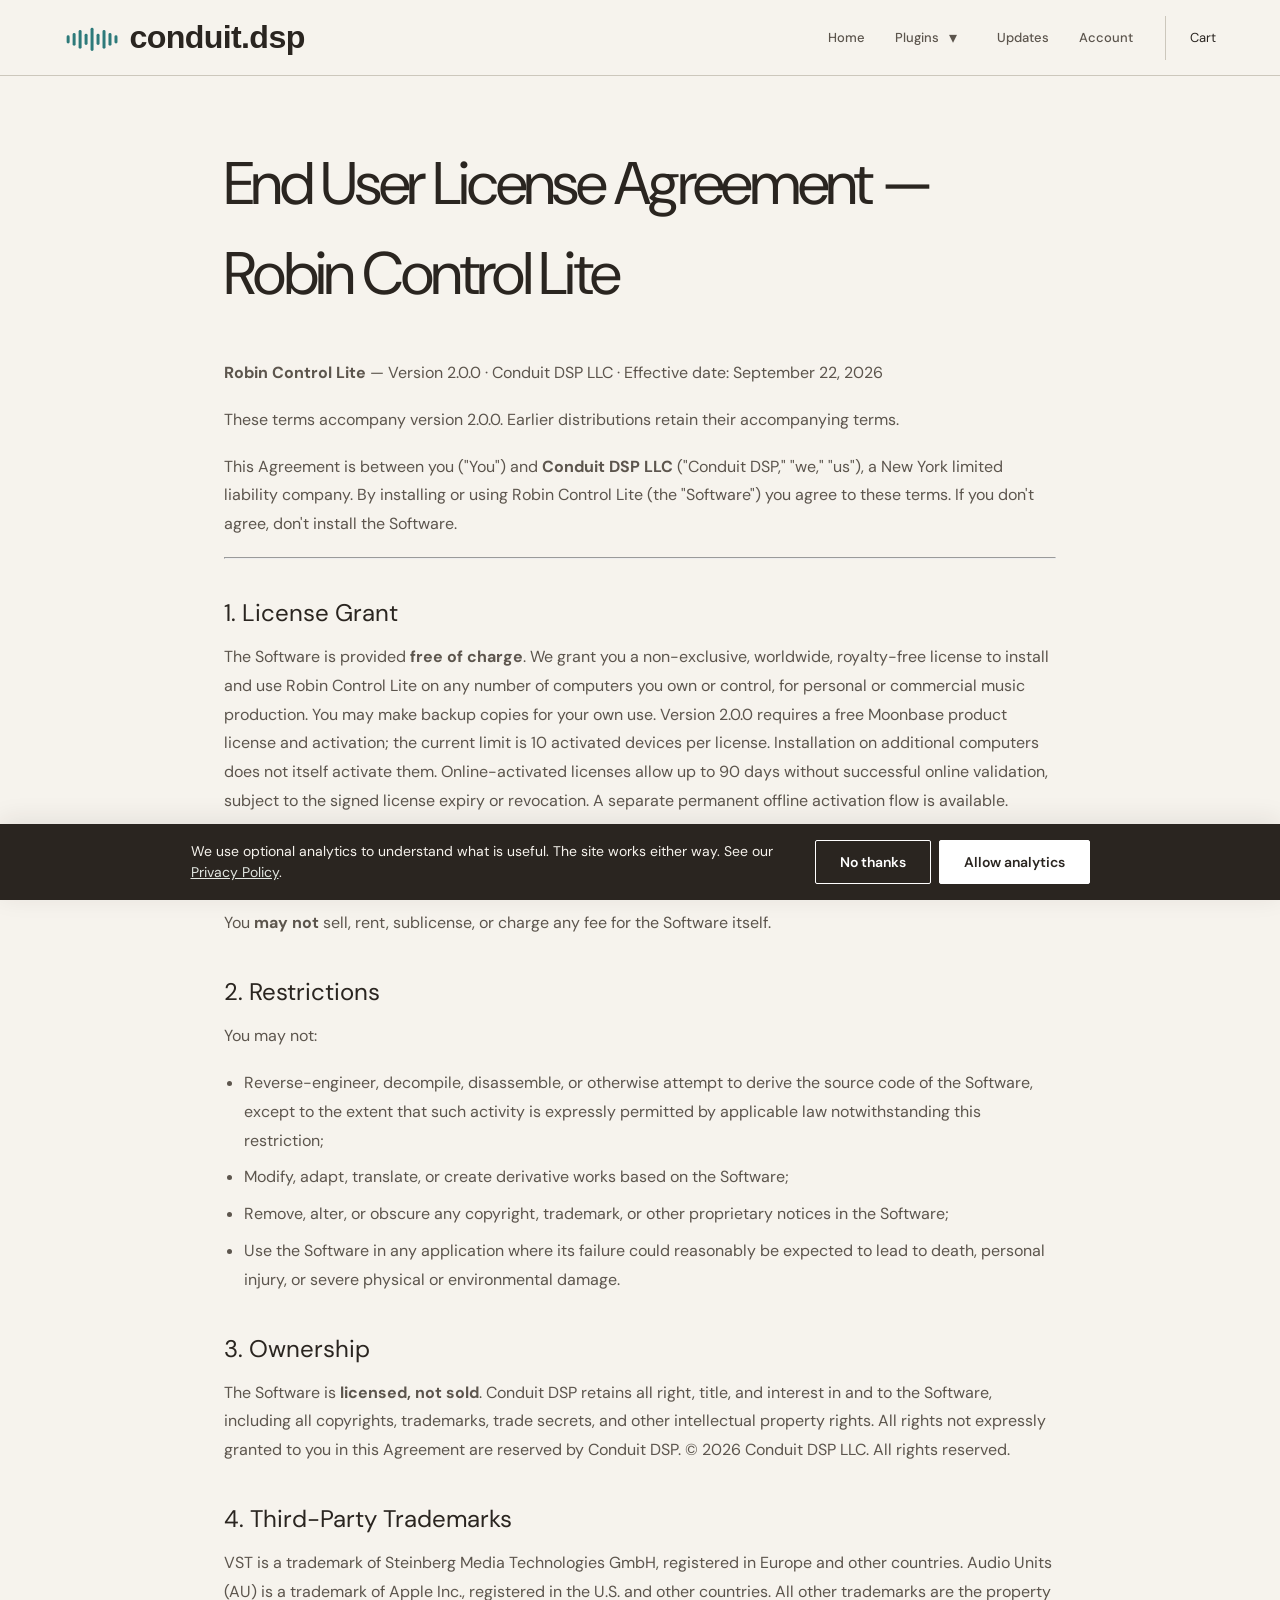
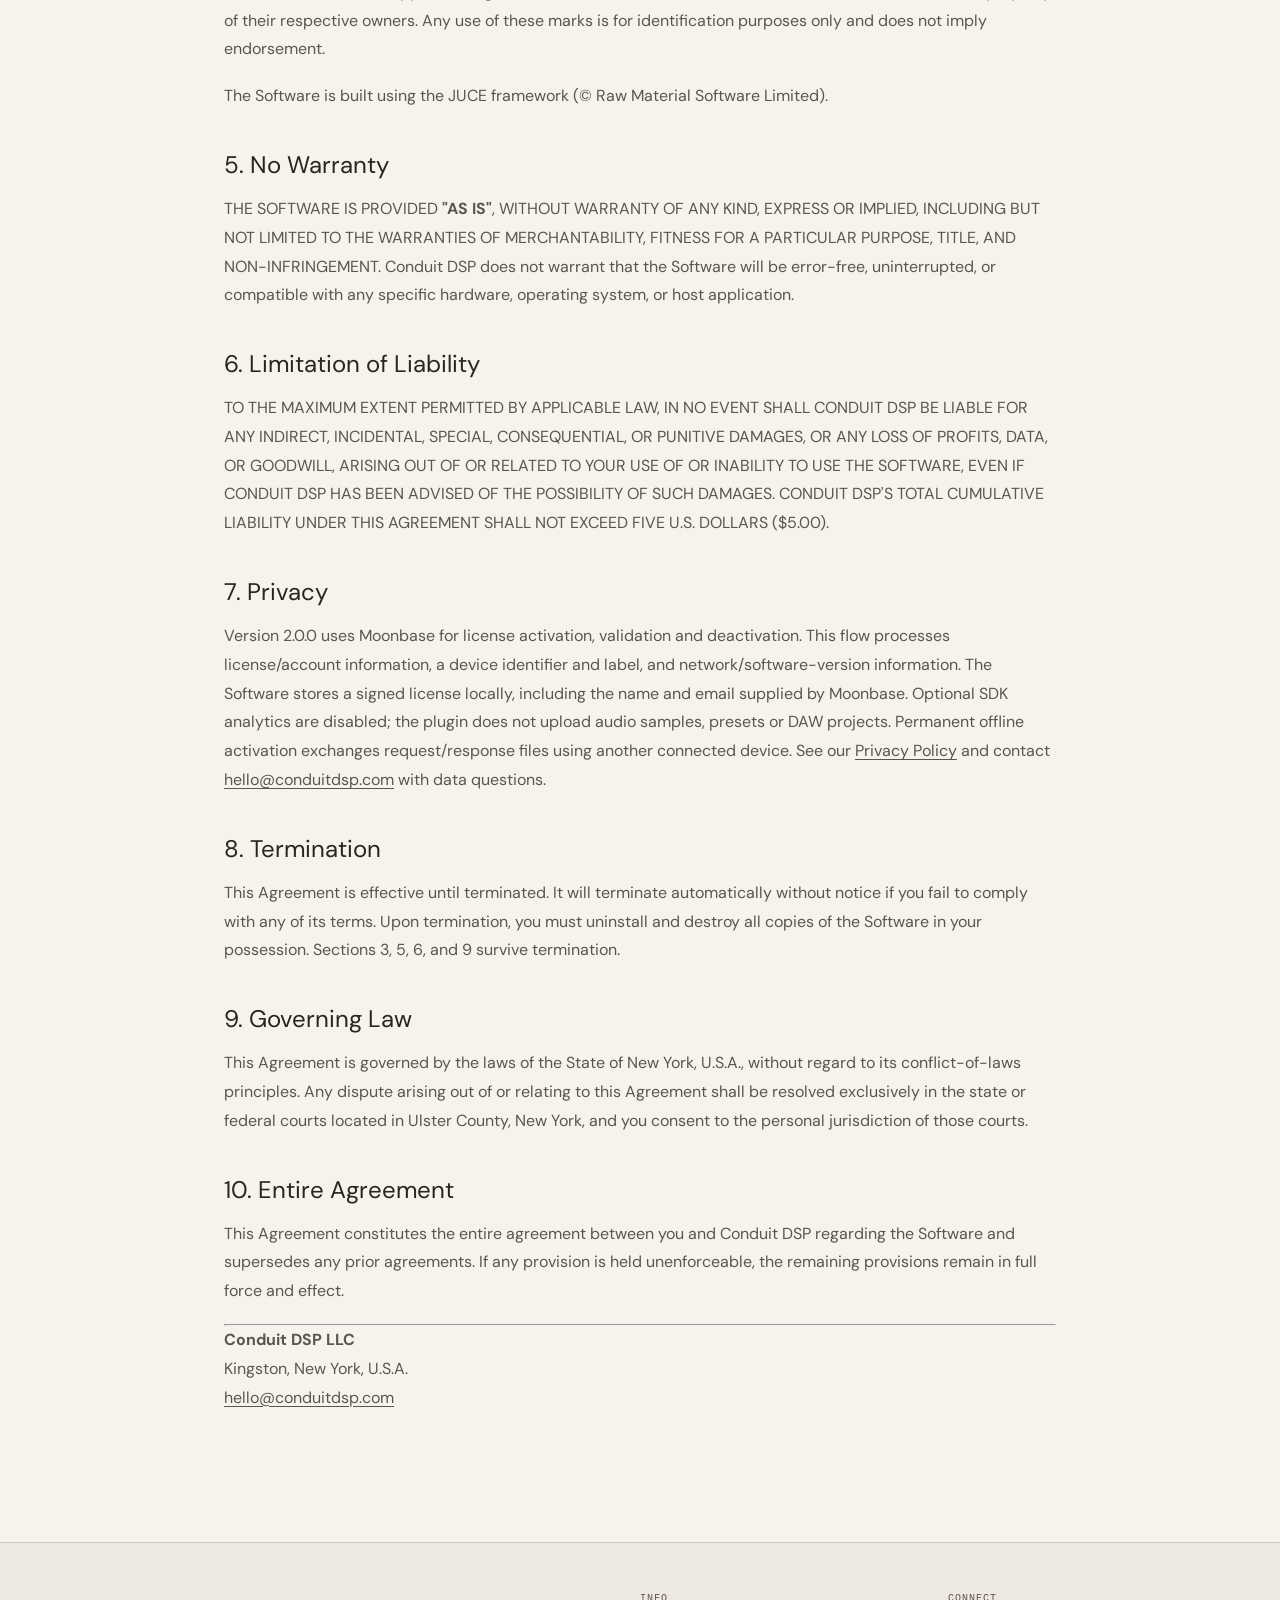
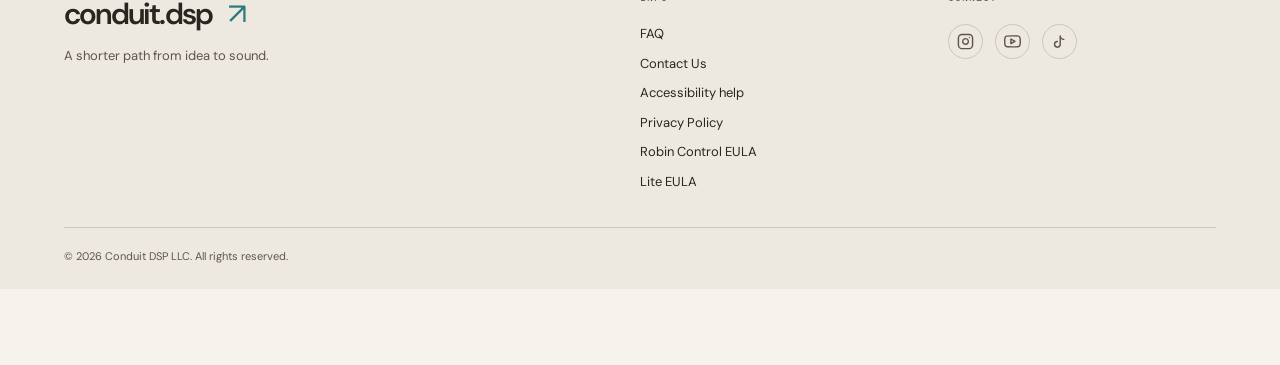
<file: eula/robin-control-lite/index.html>
<!DOCTYPE html>
<html lang="en">
<!-- ==================== HEAD: Meta, Fonts, Stylesheets ==================== -->
<head>
  <meta charset="UTF-8">
  <meta name="viewport" content="width=device-width, initial-scale=1.0">
  <link rel="icon" type="image/png" href="/assets/images/WAVEFORM-favicon.png">
  <title>EULA — Robin Control Lite — Conduit DSP</title>
  <!-- Open Graph -->
  <meta property="og:title" content="EULA — Robin Control Lite — Conduit DSP">
  <meta property="og:description" content="End User License Agreement for Robin Control Lite.">
  <meta property="og:image" content="https://conduitdsp.com/assets/images/og-image.png">
  <meta property="og:url" content="https://conduitdsp.com/eula/robin-control-lite/">
  <meta property="og:type" content="website">
  <!-- Twitter Card -->
  <meta name="twitter:card" content="summary_large_image">
  <meta name="twitter:title" content="EULA — Robin Control Lite — Conduit DSP">
  <meta name="twitter:description" content="End User License Agreement for Robin Control Lite.">
  <meta name="twitter:image" content="https://conduitdsp.com/assets/images/og-image.png">
  <!-- Google Fonts: DM Serif Display (headings) + DM Sans (body) -->
  <link rel="preconnect" href="https://fonts.googleapis.com">
  <link rel="preconnect" href="https://fonts.gstatic.com" crossorigin>
  <link href="https://fonts.googleapis.com/css2?family=DM+Serif+Display:ital@0;1&family=DM+Sans:wght@400;500;600;700&display=swap" rel="stylesheet">
  <!-- Stylesheets -->
  <link rel="stylesheet" href="/assets/css/reset.css">
  <link rel="stylesheet" href="/assets/css/global.css">
  <link rel="stylesheet" href="/assets/css/header.css">
  <link rel="stylesheet" href="/assets/css/footer.css">
  <link rel="stylesheet" href="/assets/css/storefront.css?v=20260922-1">
  <link rel="stylesheet" href="/assets/css/cookie-banner.css">
</head>
<body>
  <a class="skip-link" href="#main-content">Skip to content</a>

  <!-- ==================== HEADER: Logo, Cart Widget, Navigation ==================== -->
  <header class="site-header">
    <div class="site-header__inner container">
      <div class="site-header__top">
        <a href="/" class="site-logo">
          <img src="/assets/images/logo.svg" alt="Conduit DSP">
        </a>
        <nav class="site-nav" id="site-nav" aria-label="Main navigation">
        <ul class="site-nav__list">
          <li class="nav-item"><a href="/">Home</a></li>
          <li class="nav-item nav-item--has-dropdown">
            <a href="/plugins/">Plugins</a>
            <button class="nav-dropdown-toggle" type="button" aria-label="Show plugin links" aria-expanded="false" aria-controls="plugin-menu"><span aria-hidden="true">▾</span></button>
            <div id="plugin-menu" class="dropdown-menu">
              <a href="/plugins/robin-control/">Robin Control</a>
              <a href="/plugins/robin-control-lite/">Robin Control Lite</a>
            </div>
          </li>
          <li class="nav-item"><a href="/updates/">Updates</a></li>
          <li class="nav-item"><a href="/account/" data-store-action="view_account">Account</a></li>
        </ul>
      </nav>
        <div class="cart-widget">
          <a href="/cart/" class="cart-widget__link" data-store-action="view_cart">Cart <span class="cart-count" hidden data-moonbase-if="cart.has_items" data-moonbase-render="cart.item_count">0</span></a>
        </div>
        <button type="button" class="nav-toggle" aria-label="Toggle navigation" aria-controls="site-nav" aria-expanded="false"><span></span><span></span></button>
      </div>
    </div>
  </header>

  <!-- ==================== MAIN CONTENT ==================== -->
  <main class="main-content" id="main-content" tabindex="-1">
    <div class="container page-stub">
      <h1>End User License Agreement &mdash; Robin Control Lite</h1>
      <p class="privacy-updated"><strong>Robin Control Lite</strong> &mdash; Version 2.0.0 &middot; Conduit DSP LLC &middot; Effective date: September 22, 2026</p>

      <p>These terms accompany version 2.0.0. Earlier distributions retain their accompanying terms.</p>
      <p>This Agreement is between you ("You") and <strong>Conduit DSP LLC</strong> ("Conduit DSP," "we," "us"), a New York limited liability company. By installing or using Robin Control Lite (the "Software") you agree to these terms. If you don't agree, don't install the Software.</p>

      <hr>

      <h2>1. License Grant</h2>
      <p>The Software is provided <strong>free of charge</strong>. We grant you a non-exclusive, worldwide, royalty-free license to install and use Robin Control Lite on any number of computers you own or control, for personal or commercial music production. You may make backup copies for your own use. Version 2.0.0 requires a free Moonbase product license and activation; the current limit is 10 activated devices per license. Installation on additional computers does not itself activate them. Online-activated licenses allow up to 90 days without successful online validation, subject to the signed license expiry or revocation. A separate permanent offline activation flow is available.</p>
      <p>You <strong>may</strong> redistribute the original, unmodified installer to others provided it is distributed free of charge and includes this Agreement.</p>
      <p>You <strong>may not</strong> sell, rent, sublicense, or charge any fee for the Software itself.</p>

      <h2>2. Restrictions</h2>
      <p>You may not:</p>
      <ul>
        <li>Reverse-engineer, decompile, disassemble, or otherwise attempt to derive the source code of the Software, except to the extent that such activity is expressly permitted by applicable law notwithstanding this restriction;</li>
        <li>Modify, adapt, translate, or create derivative works based on the Software;</li>
        <li>Remove, alter, or obscure any copyright, trademark, or other proprietary notices in the Software;</li>
        <li>Use the Software in any application where its failure could reasonably be expected to lead to death, personal injury, or severe physical or environmental damage.</li>
      </ul>

      <h2>3. Ownership</h2>
      <p>The Software is <strong>licensed, not sold</strong>. Conduit DSP retains all right, title, and interest in and to the Software, including all copyrights, trademarks, trade secrets, and other intellectual property rights. All rights not expressly granted to you in this Agreement are reserved by Conduit DSP. &copy; 2026 Conduit DSP LLC. All rights reserved.</p>

      <h2>4. Third-Party Trademarks</h2>
      <p>VST is a trademark of Steinberg Media Technologies GmbH, registered in Europe and other countries. Audio Units (AU) is a trademark of Apple Inc., registered in the U.S. and other countries. All other trademarks are the property of their respective owners. Any use of these marks is for identification purposes only and does not imply endorsement.</p>
      <p>The Software is built using the JUCE framework (&copy; Raw Material Software Limited).</p>

      <h2>5. No Warranty</h2>
      <p>THE SOFTWARE IS PROVIDED <strong>"AS IS"</strong>, WITHOUT WARRANTY OF ANY KIND, EXPRESS OR IMPLIED, INCLUDING BUT NOT LIMITED TO THE WARRANTIES OF MERCHANTABILITY, FITNESS FOR A PARTICULAR PURPOSE, TITLE, AND NON-INFRINGEMENT. Conduit DSP does not warrant that the Software will be error-free, uninterrupted, or compatible with any specific hardware, operating system, or host application.</p>

      <h2>6. Limitation of Liability</h2>
      <p>TO THE MAXIMUM EXTENT PERMITTED BY APPLICABLE LAW, IN NO EVENT SHALL CONDUIT DSP BE LIABLE FOR ANY INDIRECT, INCIDENTAL, SPECIAL, CONSEQUENTIAL, OR PUNITIVE DAMAGES, OR ANY LOSS OF PROFITS, DATA, OR GOODWILL, ARISING OUT OF OR RELATED TO YOUR USE OF OR INABILITY TO USE THE SOFTWARE, EVEN IF CONDUIT DSP HAS BEEN ADVISED OF THE POSSIBILITY OF SUCH DAMAGES. CONDUIT DSP'S TOTAL CUMULATIVE LIABILITY UNDER THIS AGREEMENT SHALL NOT EXCEED FIVE U.S. DOLLARS ($5.00).</p>

      <h2>7. Privacy</h2>
      <p>Version 2.0.0 uses Moonbase for license activation, validation and deactivation. This flow processes license/account information, a device identifier and label, and network/software-version information. The Software stores a signed license locally, including the name and email supplied by Moonbase. Optional SDK analytics are disabled; the plugin does not upload audio samples, presets or DAW projects. Permanent offline activation exchanges request/response files using another connected device. See our <a href="/privacy-policy/">Privacy Policy</a> and contact <a href="mailto:hello@conduitdsp.com">hello@conduitdsp.com</a> with data questions.</p>

      <h2>8. Termination</h2>
      <p>This Agreement is effective until terminated. It will terminate automatically without notice if you fail to comply with any of its terms. Upon termination, you must uninstall and destroy all copies of the Software in your possession. Sections 3, 5, 6, and 9 survive termination.</p>

      <h2>9. Governing Law</h2>
      <p>This Agreement is governed by the laws of the State of New York, U.S.A., without regard to its conflict-of-laws principles. Any dispute arising out of or relating to this Agreement shall be resolved exclusively in the state or federal courts located in Ulster County, New York, and you consent to the personal jurisdiction of those courts.</p>

      <h2>10. Entire Agreement</h2>
      <p>This Agreement constitutes the entire agreement between you and Conduit DSP regarding the Software and supersedes any prior agreements. If any provision is held unenforceable, the remaining provisions remain in full force and effect.</p>

      <hr>

      <p><strong>Conduit DSP LLC</strong><br>
      Kingston, New York, U.S.A.<br>
      <a href="mailto:hello@conduitdsp.com">hello@conduitdsp.com</a></p>
    </div>
  </main>

  <!-- ==================== FOOTER: Info Links, Social Icons, Copyright ==================== -->
  <footer class="site-footer">
    <div class="container">
      <div class="site-footer__inner">
        <div class="footer-brand"><a href="/">conduit.dsp<span aria-hidden="true">↗</span></a><p>A shorter path from idea to sound.</p></div>
        <div class="footer-col">
          <h2 class="footer-col__heading">Info</h2>
          <div class="footer-links">
            <a href="/faq/">FAQ</a>
            <a href="mailto:hello@conduitdsp.com">Contact Us</a>
            <a href="mailto:hello@conduitdsp.com?subject=Website%20accessibility%20help">Accessibility help</a>
            <a href="/privacy-policy/">Privacy Policy</a>
            <a href="/eula/robin-control/">Robin Control EULA</a>
            <a href="/eula/robin-control-lite/">Lite EULA</a>
          </div>
        </div>
        <div class="footer-col">
          <h2 class="footer-col__heading">Connect</h2>
          <div class="footer-socials">
            <a href="https://www.instagram.com/conduit.dsp/" aria-label="Instagram" target="_blank" rel="noopener">
              <svg aria-hidden="true" focusable="false" viewBox="0 0 24 24" fill="none" stroke="currentColor" stroke-width="2" stroke-linecap="round" stroke-linejoin="round"><rect x="2" y="2" width="20" height="20" rx="5" ry="5"/><path d="M16 11.37A4 4 0 1 1 12.63 8 4 4 0 0 1 16 11.37z"/><line x1="17.5" y1="6.5" x2="17.51" y2="6.5"/></svg>
            </a>
            <a href="https://www.youtube.com/@conduitdsp" aria-label="YouTube" target="_blank" rel="noopener">
              <svg aria-hidden="true" focusable="false" viewBox="0 0 24 24" fill="none" stroke="currentColor" stroke-width="2" stroke-linecap="round" stroke-linejoin="round"><path d="M22.54 6.42a2.78 2.78 0 0 0-1.94-2C18.88 4 12 4 12 4s-6.88 0-8.6.46a2.78 2.78 0 0 0-1.94 2A29 29 0 0 0 1 11.75a29 29 0 0 0 .46 5.33A2.78 2.78 0 0 0 3.4 19.1c1.72.46 8.6.46 8.6.46s6.88 0 8.6-.46a2.78 2.78 0 0 0 1.94-2 29 29 0 0 0 .46-5.25 29 29 0 0 0-.46-5.43z"/><polygon points="9.75 15.02 15.5 11.75 9.75 8.48 9.75 15.02"/></svg>
            </a>
            <a href="https://www.tiktok.com/@conduit.dsp" aria-label="TikTok" target="_blank" rel="noopener">
              <svg aria-hidden="true" focusable="false" viewBox="0 0 24 24" fill="none" stroke="currentColor" stroke-width="2" stroke-linecap="round" stroke-linejoin="round"><path d="M9 12a4 4 0 1 0 4 4V4a5 5 0 0 0 5 5"/></svg>
            </a>
          </div>
        </div>
      </div>
      <p class="site-footer__copyright">&copy; 2026 Conduit DSP LLC. All rights reserved.</p>
    </div>
  </footer>

  <!-- ==================== COOKIE CONSENT ==================== -->
  <div id="cookie-banner" class="cookie-banner hidden" role="region" aria-label="Analytics preferences">
    <p class="cookie-banner__text">We use optional analytics to understand what is useful. The site works either way. See our <a href="/privacy-policy/">Privacy Policy</a>.</p>
    <div class="cookie-banner__actions">
      <button id="cookie-reject" class="cookie-banner__btn cookie-banner__btn--secondary" type="button">No thanks</button>
      <button id="cookie-accept" class="cookie-banner__btn" type="button">Allow analytics</button>
    </div>
  </div>

  <!-- ==================== SCRIPTS ==================== -->
  <script src="/assets/js/storefront.js?v=20261021-rc2"></script>
  <script src="/assets/js/nav.js"></script>
  <script src="/assets/js/cookie-banner.js"></script>
</body>
</html>
</file>
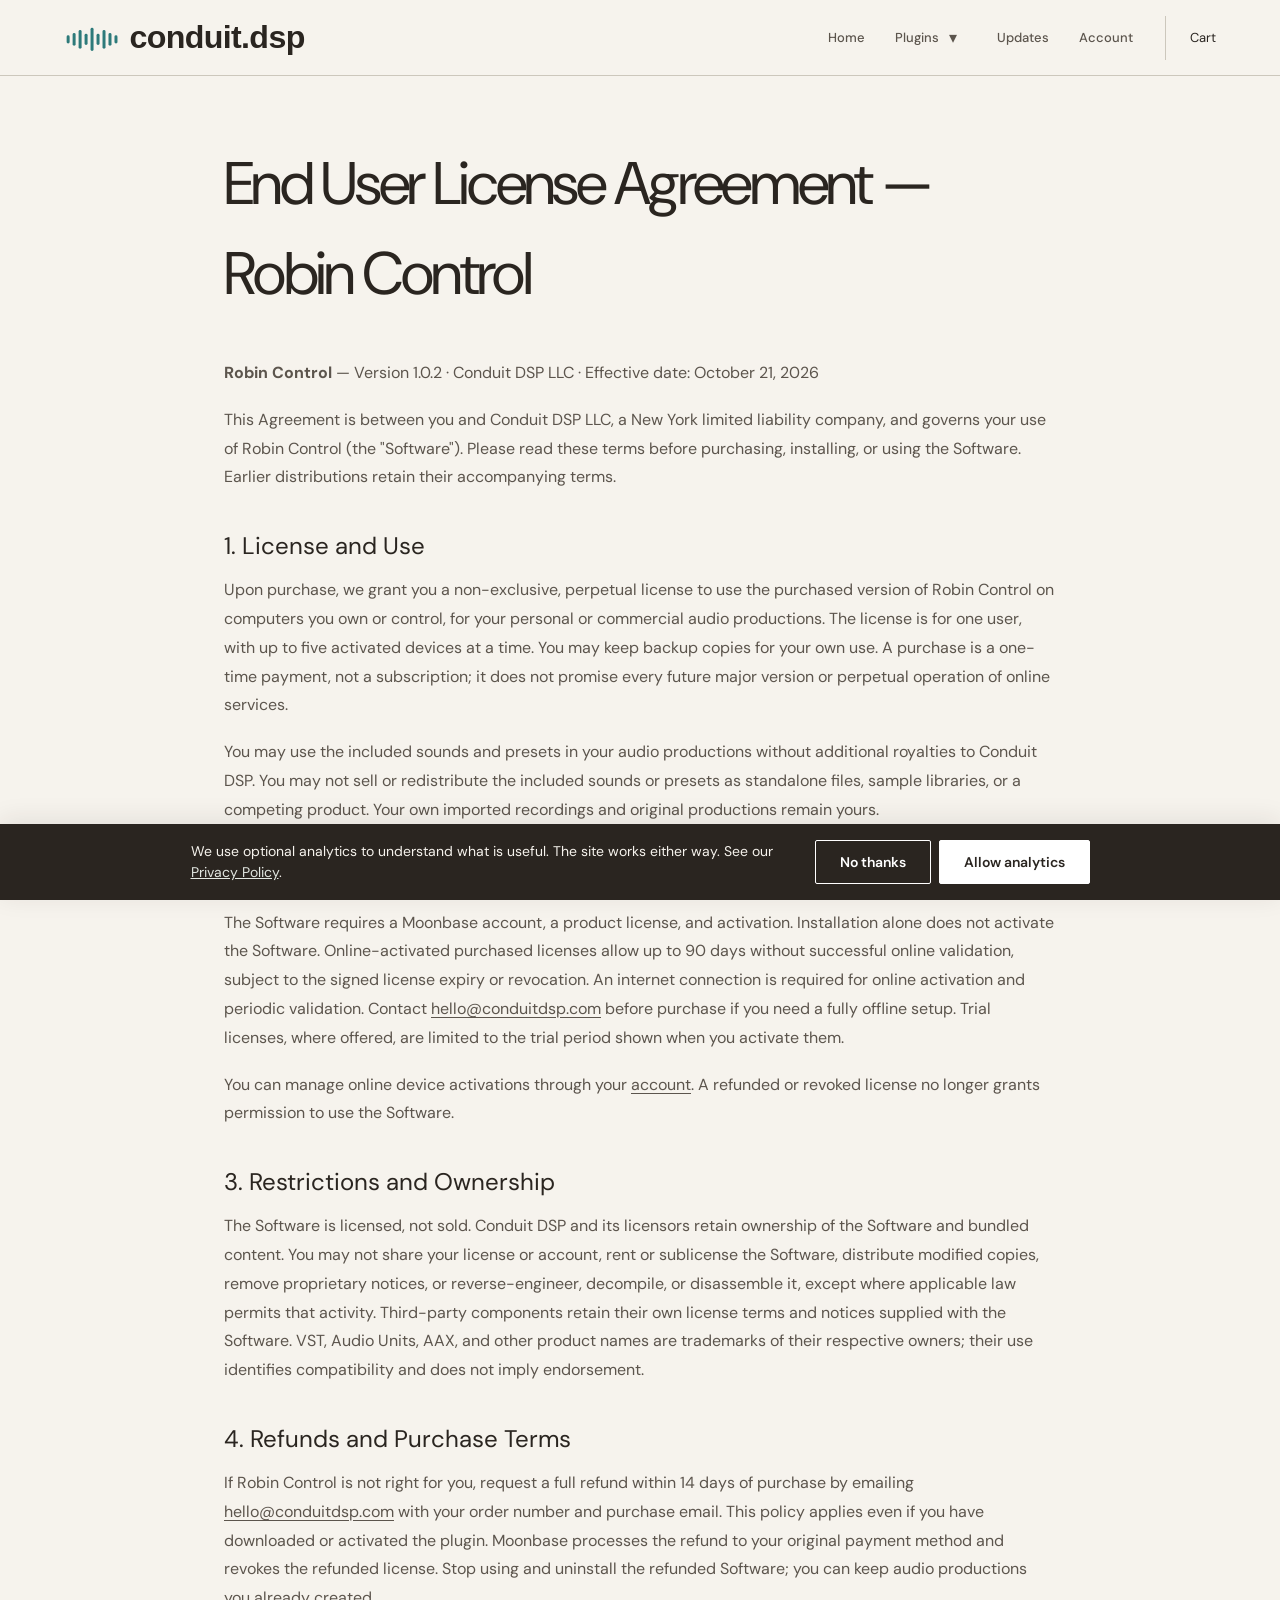
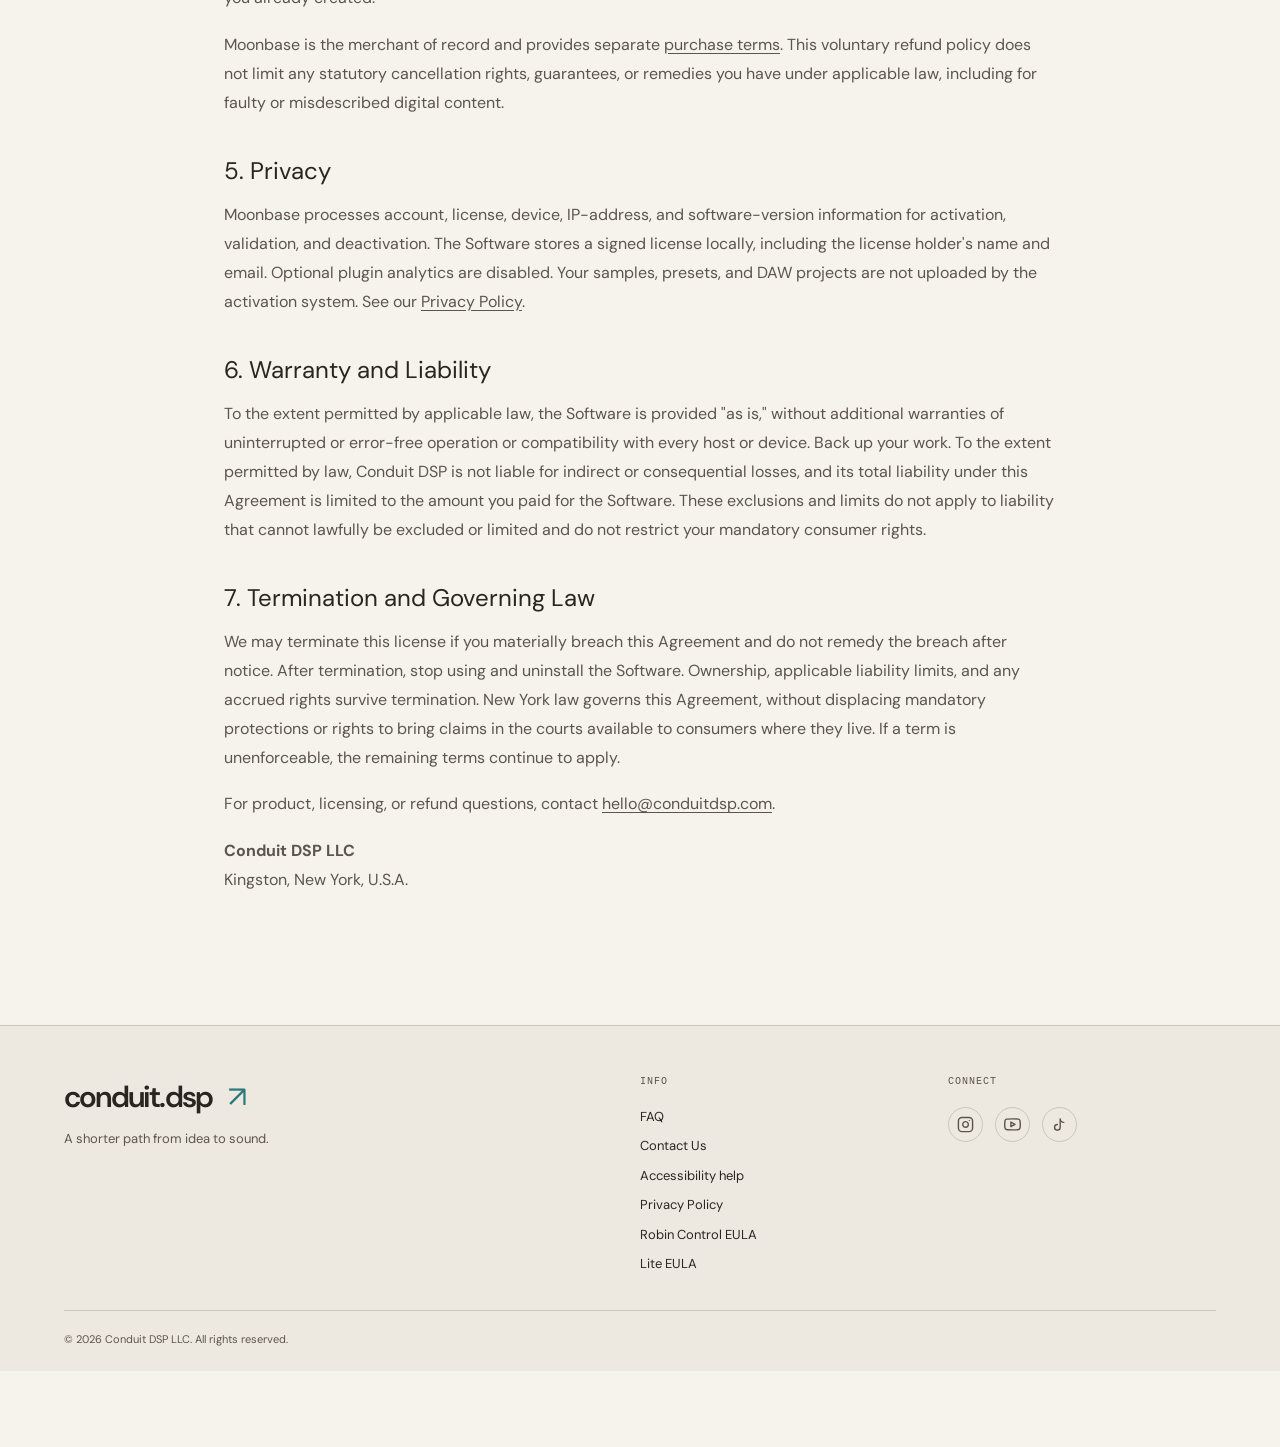
<file: eula/robin-control/index.html>
<!DOCTYPE html>
<html lang="en">
<!-- ==================== HEAD: Meta, Fonts, Stylesheets ==================== -->
<head>
  <meta charset="UTF-8">
  <meta name="viewport" content="width=device-width, initial-scale=1.0">
  <link rel="icon" type="image/png" href="/assets/images/WAVEFORM-favicon.png">
  <title>EULA — Robin Control — Conduit DSP</title>
  <!-- Open Graph -->
  <meta property="og:title" content="EULA — Robin Control — Conduit DSP">
  <meta property="og:description" content="End User License Agreement for Robin Control.">
  <meta property="og:image" content="https://conduitdsp.com/assets/images/og-image.png">
  <meta property="og:url" content="https://conduitdsp.com/eula/robin-control/">
  <meta property="og:type" content="website">
  <!-- Twitter Card -->
  <meta name="twitter:card" content="summary_large_image">
  <meta name="twitter:title" content="EULA — Robin Control — Conduit DSP">
  <meta name="twitter:description" content="End User License Agreement for Robin Control.">
  <meta name="twitter:image" content="https://conduitdsp.com/assets/images/og-image.png">
  <!-- Google Fonts: DM Serif Display (headings) + DM Sans (body) -->
  <link rel="preconnect" href="https://fonts.googleapis.com">
  <link rel="preconnect" href="https://fonts.gstatic.com" crossorigin>
  <link href="https://fonts.googleapis.com/css2?family=DM+Serif+Display:ital@0;1&family=DM+Sans:wght@400;500;600;700&display=swap" rel="stylesheet">
  <!-- Stylesheets -->
  <link rel="stylesheet" href="/assets/css/reset.css">
  <link rel="stylesheet" href="/assets/css/global.css">
  <link rel="stylesheet" href="/assets/css/header.css">
  <link rel="stylesheet" href="/assets/css/footer.css">
  <link rel="stylesheet" href="/assets/css/storefront.css?v=20260922-1">
  <link rel="stylesheet" href="/assets/css/cookie-banner.css">
</head>
<body>
  <a class="skip-link" href="#main-content">Skip to content</a>

  <!-- ==================== HEADER: Logo, Cart Widget, Navigation ==================== -->
  <header class="site-header">
    <div class="site-header__inner container">
      <div class="site-header__top">
        <a href="/" class="site-logo">
          <img src="/assets/images/logo.svg" alt="Conduit DSP">
        </a>
        <nav class="site-nav" id="site-nav" aria-label="Main navigation">
        <ul class="site-nav__list">
          <li class="nav-item"><a href="/">Home</a></li>
          <li class="nav-item nav-item--has-dropdown">
            <a href="/plugins/">Plugins</a>
            <button class="nav-dropdown-toggle" type="button" aria-label="Show plugin links" aria-expanded="false" aria-controls="plugin-menu"><span aria-hidden="true">▾</span></button>
            <div id="plugin-menu" class="dropdown-menu">
              <a href="/plugins/robin-control/">Robin Control</a>
              <a href="/plugins/robin-control-lite/">Robin Control Lite</a>
            </div>
          </li>
          <li class="nav-item"><a href="/updates/">Updates</a></li>
          <li class="nav-item"><a href="/account/" data-store-action="view_account">Account</a></li>
        </ul>
      </nav>
        <div class="cart-widget">
          <a href="/cart/" class="cart-widget__link" data-store-action="view_cart">Cart <span class="cart-count" hidden data-moonbase-if="cart.has_items" data-moonbase-render="cart.item_count">0</span></a>
        </div>
        <button type="button" class="nav-toggle" aria-label="Toggle navigation" aria-controls="site-nav" aria-expanded="false"><span></span><span></span></button>
      </div>
    </div>
  </header>

  <!-- ==================== MAIN CONTENT ==================== -->
  <main class="main-content" id="main-content" tabindex="-1">
    <div class="container page-stub">
      <h1>End User License Agreement &mdash; Robin Control</h1>
      <p class="privacy-updated"><strong>Robin Control</strong> &mdash; Version 1.0.2 &middot; Conduit DSP LLC &middot; Effective date: October 21, 2026</p>
      <p>This Agreement is between you and Conduit DSP LLC, a New York limited liability company, and governs your use of Robin Control (the "Software"). Please read these terms before purchasing, installing, or using the Software. Earlier distributions retain their accompanying terms.</p>

      <h2>1. License and Use</h2>
      <p>Upon purchase, we grant you a non-exclusive, perpetual license to use the purchased version of Robin Control on computers you own or control, for your personal or commercial audio productions. The license is for one user, with up to five activated devices at a time. You may keep backup copies for your own use. A purchase is a one-time payment, not a subscription; it does not promise every future major version or perpetual operation of online services.</p>
      <p>You may use the included sounds and presets in your audio productions without additional royalties to Conduit DSP. You may not sell or redistribute the included sounds or presets as standalone files, sample libraries, or a competing product. Your own imported recordings and original productions remain yours.</p>

      <h2>2. Activation</h2>
      <p>The Software requires a Moonbase account, a product license, and activation. Installation alone does not activate the Software. Online-activated purchased licenses allow up to 90 days without successful online validation, subject to the signed license expiry or revocation. An internet connection is required for online activation and periodic validation. Contact <a href="mailto:hello@conduitdsp.com">hello@conduitdsp.com</a> before purchase if you need a fully offline setup. Trial licenses, where offered, are limited to the trial period shown when you activate them.</p>
      <p>You can manage online device activations through your <a href="/account/">account</a>. A refunded or revoked license no longer grants permission to use the Software.</p>

      <h2>3. Restrictions and Ownership</h2>
      <p>The Software is licensed, not sold. Conduit DSP and its licensors retain ownership of the Software and bundled content. You may not share your license or account, rent or sublicense the Software, distribute modified copies, remove proprietary notices, or reverse-engineer, decompile, or disassemble it, except where applicable law permits that activity. Third-party components retain their own license terms and notices supplied with the Software. VST, Audio Units, AAX, and other product names are trademarks of their respective owners; their use identifies compatibility and does not imply endorsement.</p>

      <h2 id="refunds">4. Refunds and Purchase Terms</h2>
      <p>If Robin Control is not right for you, request a full refund within 14 days of purchase by emailing <a href="mailto:hello@conduitdsp.com">hello@conduitdsp.com</a> with your order number and purchase email. This policy applies even if you have downloaded or activated the plugin. Moonbase processes the refund to your original payment method and revokes the refunded license. Stop using and uninstall the refunded Software; you can keep audio productions you already created.</p>
      <p>Moonbase is the merchant of record and provides separate <a href="https://conduitdsp.moonbase.sh/terms-of-use" target="_blank" rel="noopener">purchase terms</a>. This voluntary refund policy does not limit any statutory cancellation rights, guarantees, or remedies you have under applicable law, including for faulty or misdescribed digital content.</p>

      <h2>5. Privacy</h2>
      <p>Moonbase processes account, license, device, IP-address, and software-version information for activation, validation, and deactivation. The Software stores a signed license locally, including the license holder's name and email. Optional plugin analytics are disabled. Your samples, presets, and DAW projects are not uploaded by the activation system. See our <a href="/privacy-policy/">Privacy Policy</a>.</p>

      <h2>6. Warranty and Liability</h2>
      <p>To the extent permitted by applicable law, the Software is provided "as is," without additional warranties of uninterrupted or error-free operation or compatibility with every host or device. Back up your work. To the extent permitted by law, Conduit DSP is not liable for indirect or consequential losses, and its total liability under this Agreement is limited to the amount you paid for the Software. These exclusions and limits do not apply to liability that cannot lawfully be excluded or limited and do not restrict your mandatory consumer rights.</p>

      <h2>7. Termination and Governing Law</h2>
      <p>We may terminate this license if you materially breach this Agreement and do not remedy the breach after notice. After termination, stop using and uninstall the Software. Ownership, applicable liability limits, and any accrued rights survive termination. New York law governs this Agreement, without displacing mandatory protections or rights to bring claims in the courts available to consumers where they live. If a term is unenforceable, the remaining terms continue to apply.</p>
      <p>For product, licensing, or refund questions, contact <a href="mailto:hello@conduitdsp.com">hello@conduitdsp.com</a>.</p>
      <p><strong>Conduit DSP LLC</strong><br>Kingston, New York, U.S.A.</p>
    </div>
  </main>

  <!-- ==================== FOOTER: Info Links, Social Icons, Copyright ==================== -->
  <footer class="site-footer">
    <div class="container">
      <div class="site-footer__inner">
        <div class="footer-brand"><a href="/">conduit.dsp<span aria-hidden="true">↗</span></a><p>A shorter path from idea to sound.</p></div>
        <div class="footer-col">
          <h2 class="footer-col__heading">Info</h2>
          <div class="footer-links">
            <a href="/faq/">FAQ</a>
            <a href="mailto:hello@conduitdsp.com">Contact Us</a>
            <a href="mailto:hello@conduitdsp.com?subject=Website%20accessibility%20help">Accessibility help</a>
            <a href="/privacy-policy/">Privacy Policy</a>
            <a href="/eula/robin-control/">Robin Control EULA</a>
            <a href="/eula/robin-control-lite/">Lite EULA</a>
          </div>
        </div>
        <div class="footer-col">
          <h2 class="footer-col__heading">Connect</h2>
          <div class="footer-socials">
            <a href="https://www.instagram.com/conduit.dsp/" aria-label="Instagram" target="_blank" rel="noopener">
              <svg aria-hidden="true" focusable="false" viewBox="0 0 24 24" fill="none" stroke="currentColor" stroke-width="2" stroke-linecap="round" stroke-linejoin="round"><rect x="2" y="2" width="20" height="20" rx="5" ry="5"/><path d="M16 11.37A4 4 0 1 1 12.63 8 4 4 0 0 1 16 11.37z"/><line x1="17.5" y1="6.5" x2="17.51" y2="6.5"/></svg>
            </a>
            <a href="https://www.youtube.com/@conduitdsp" aria-label="YouTube" target="_blank" rel="noopener">
              <svg aria-hidden="true" focusable="false" viewBox="0 0 24 24" fill="none" stroke="currentColor" stroke-width="2" stroke-linecap="round" stroke-linejoin="round"><path d="M22.54 6.42a2.78 2.78 0 0 0-1.94-2C18.88 4 12 4 12 4s-6.88 0-8.6.46a2.78 2.78 0 0 0-1.94 2A29 29 0 0 0 1 11.75a29 29 0 0 0 .46 5.33A2.78 2.78 0 0 0 3.4 19.1c1.72.46 8.6.46 8.6.46s6.88 0 8.6-.46a2.78 2.78 0 0 0 1.94-2 29 29 0 0 0 .46-5.25 29 29 0 0 0-.46-5.43z"/><polygon points="9.75 15.02 15.5 11.75 9.75 8.48 9.75 15.02"/></svg>
            </a>
            <a href="https://www.tiktok.com/@conduit.dsp" aria-label="TikTok" target="_blank" rel="noopener">
              <svg aria-hidden="true" focusable="false" viewBox="0 0 24 24" fill="none" stroke="currentColor" stroke-width="2" stroke-linecap="round" stroke-linejoin="round"><path d="M9 12a4 4 0 1 0 4 4V4a5 5 0 0 0 5 5"/></svg>
            </a>
          </div>
        </div>
      </div>
      <p class="site-footer__copyright">&copy; 2026 Conduit DSP LLC. All rights reserved.</p>
    </div>
  </footer>

  <!-- ==================== COOKIE CONSENT ==================== -->
  <div id="cookie-banner" class="cookie-banner hidden" role="region" aria-label="Analytics preferences">
    <p class="cookie-banner__text">We use optional analytics to understand what is useful. The site works either way. See our <a href="/privacy-policy/">Privacy Policy</a>.</p>
    <div class="cookie-banner__actions">
      <button id="cookie-reject" class="cookie-banner__btn cookie-banner__btn--secondary" type="button">No thanks</button>
      <button id="cookie-accept" class="cookie-banner__btn" type="button">Allow analytics</button>
    </div>
  </div>

  <!-- ==================== SCRIPTS ==================== -->
  <script src="/assets/js/storefront.js?v=20261021-rc2"></script>
  <script src="/assets/js/nav.js"></script>
  <script src="/assets/js/cookie-banner.js"></script>
</body>
</html>
</file>
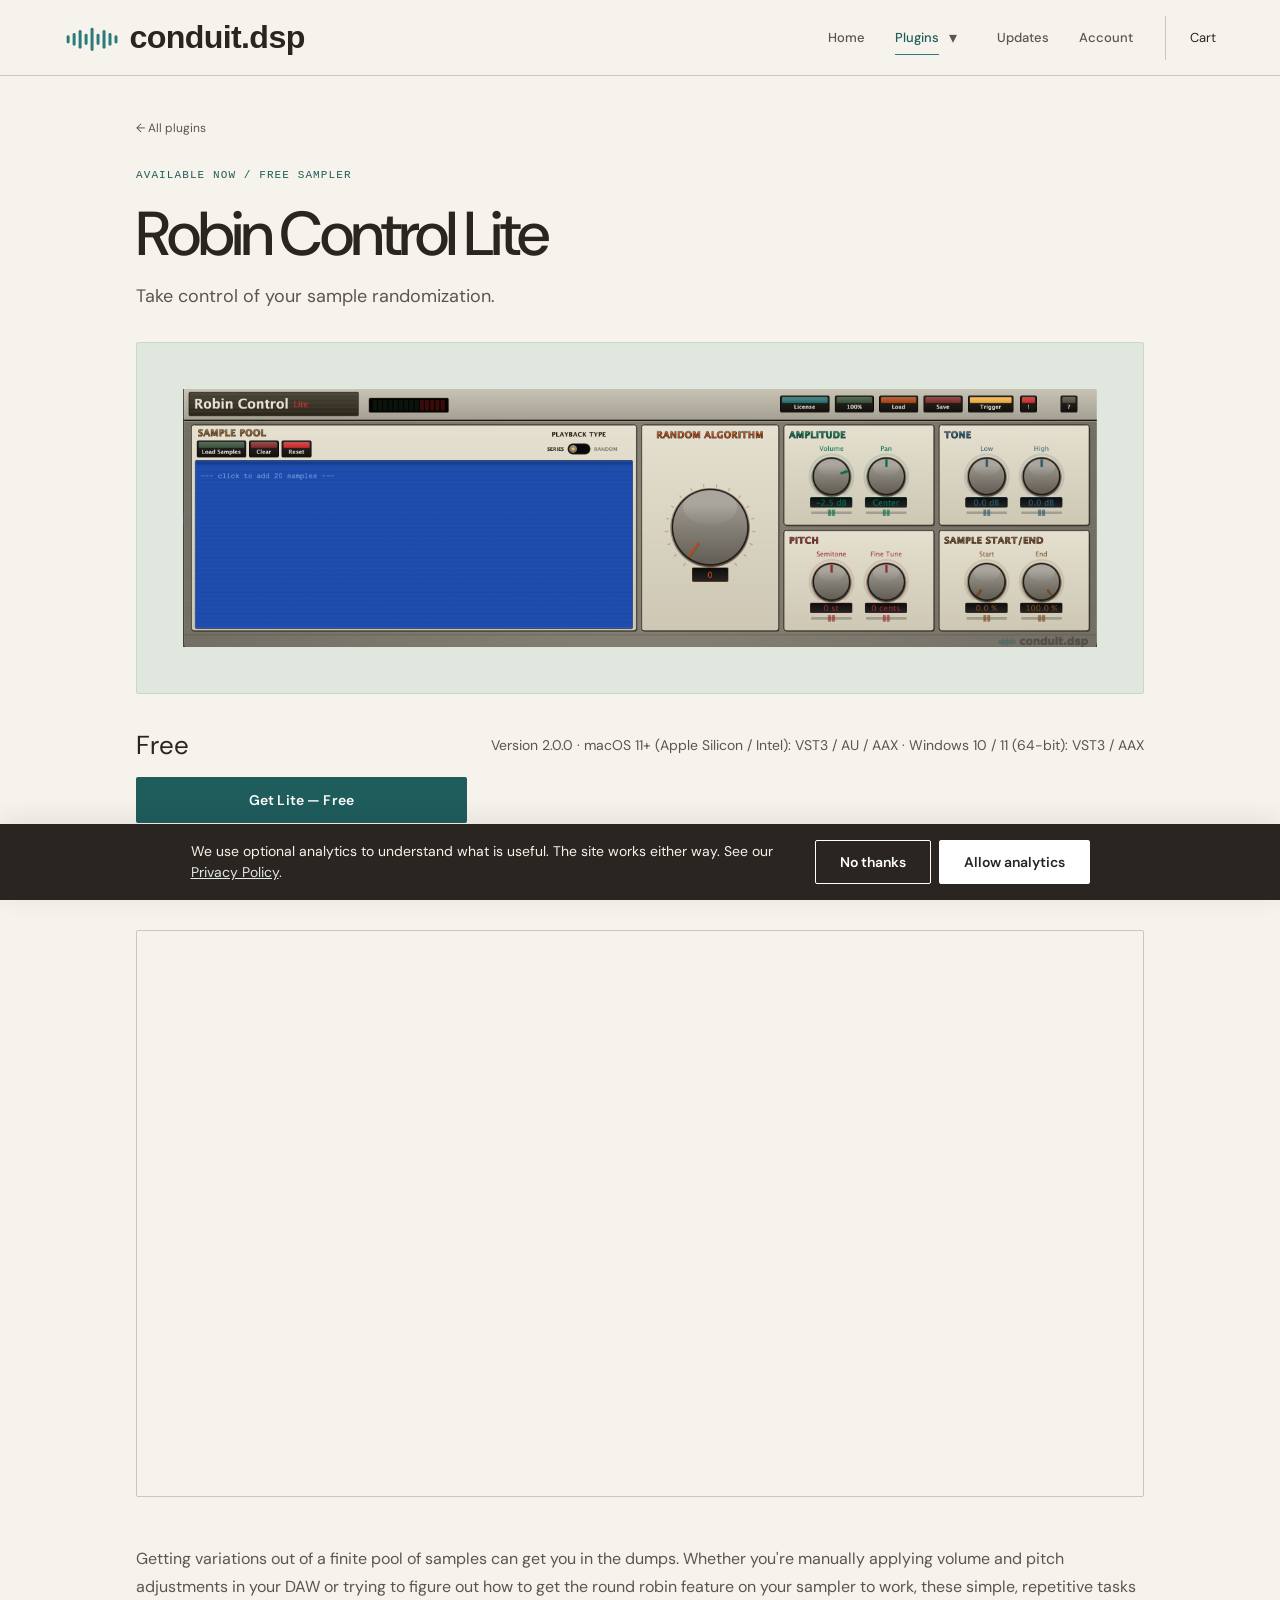
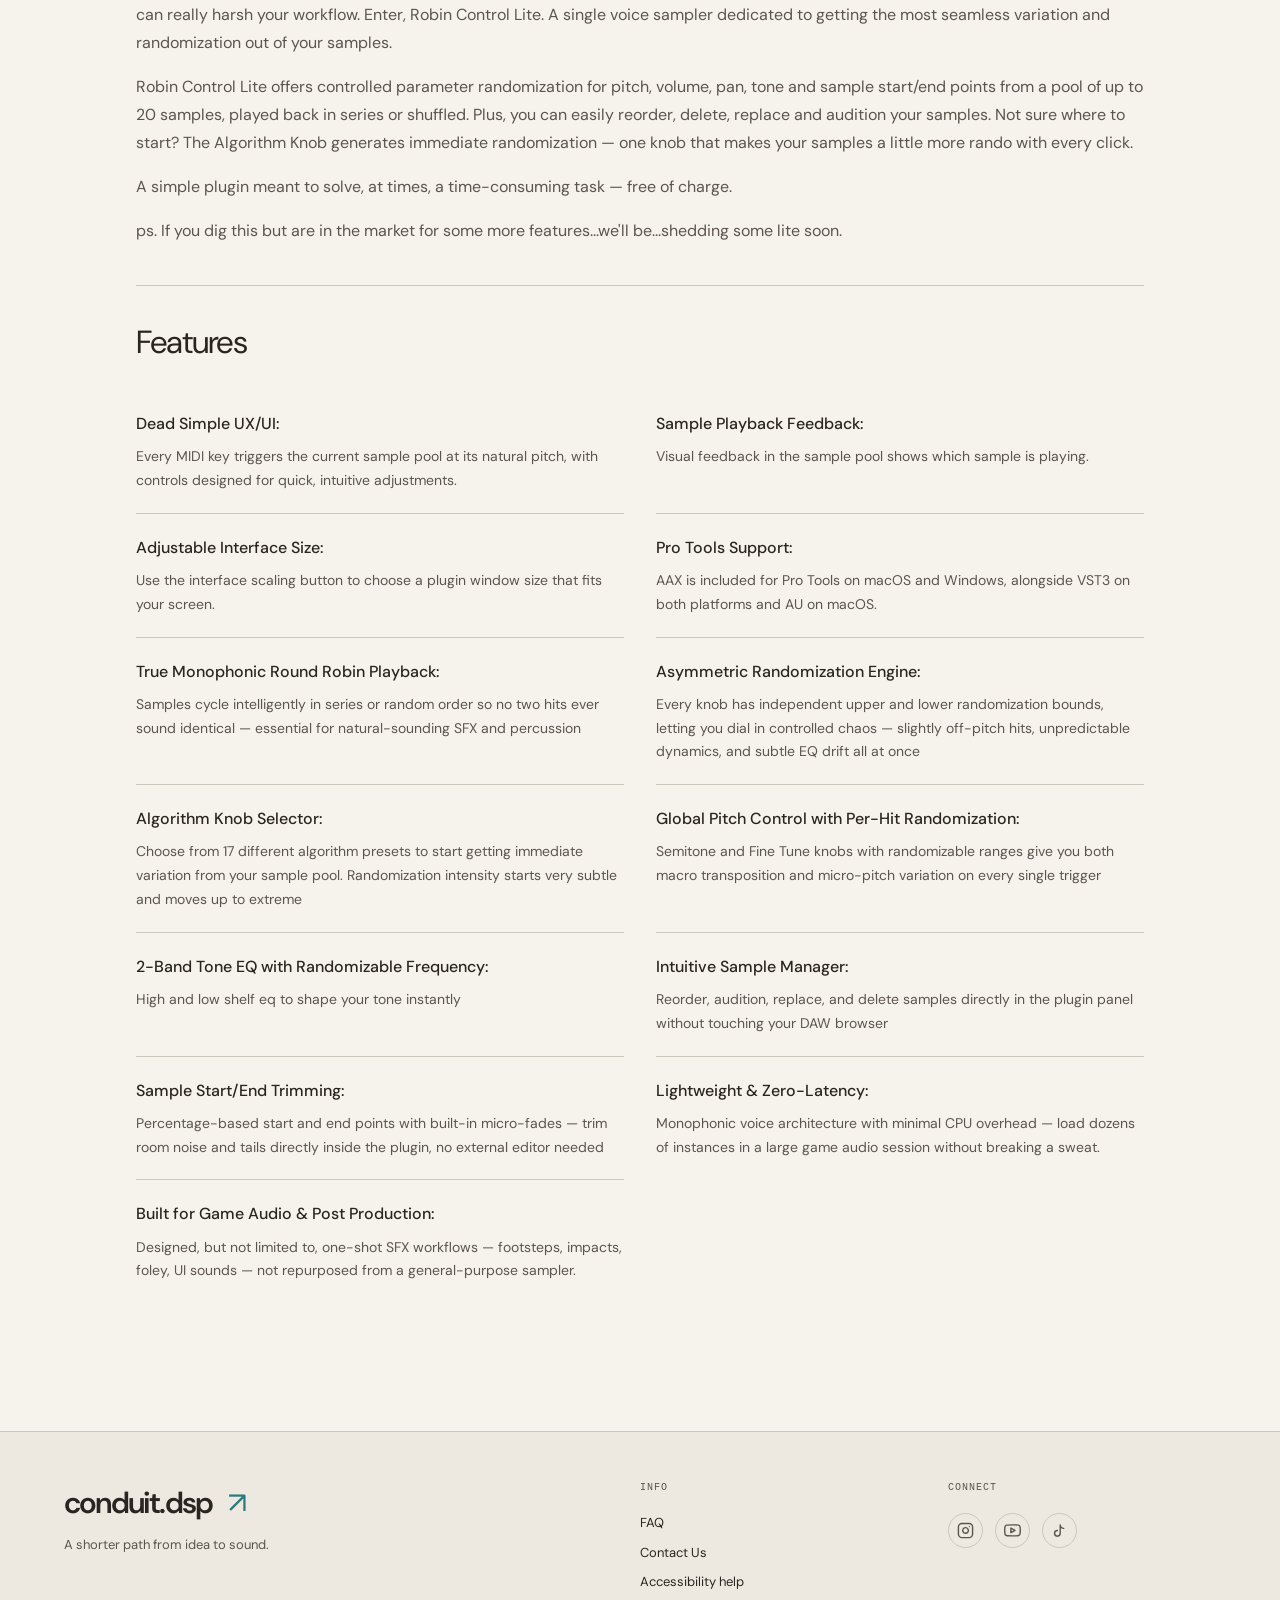
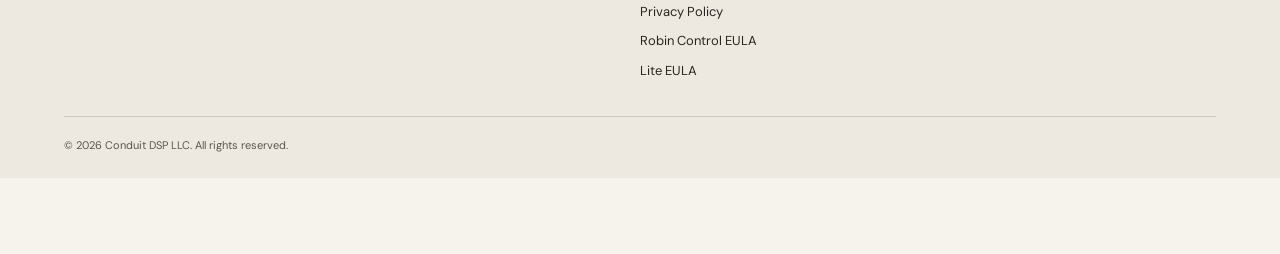
<file: plugins/robin-control-lite/index.html>
<!DOCTYPE html>
<html lang="en">
<!-- ==================== HEAD: Meta, Fonts, Stylesheets ==================== -->
<head>
  <meta charset="UTF-8">
  <meta name="viewport" content="width=device-width, initial-scale=1.0">
  <link rel="icon" type="image/png" href="/assets/images/WAVEFORM-favicon.png">
  <title>Robin Control Lite — Conduit DSP</title>
  <!-- Open Graph -->
  <meta property="og:title" content="Robin Control Lite — Conduit DSP">
  <meta property="og:description" content="Precision audio plugins for modern producers and sound designers.">
  <meta property="og:image" content="https://conduitdsp.com/assets/images/og-image.png">
  <meta property="og:url" content="https://conduitdsp.com/plugins/robin-control-lite/">
  <meta property="og:type" content="website">
  <!-- Twitter Card -->
  <meta name="twitter:card" content="summary_large_image">
  <meta name="twitter:title" content="Robin Control Lite — Conduit DSP">
  <meta name="twitter:description" content="Precision audio plugins for modern producers and sound designers.">
  <meta name="twitter:image" content="https://conduitdsp.com/assets/images/og-image.png">
  <!-- Google Fonts: DM Serif Display (headings) + DM Sans (body) -->
  <link rel="preconnect" href="https://fonts.googleapis.com">
  <link rel="preconnect" href="https://fonts.gstatic.com" crossorigin>
  <link href="https://fonts.googleapis.com/css2?family=DM+Serif+Display:ital@0;1&family=DM+Sans:wght@400;500;600;700&display=swap" rel="stylesheet">
  <!-- Stylesheets -->
  <link rel="stylesheet" href="/assets/css/reset.css">
  <link rel="stylesheet" href="/assets/css/global.css">
  <link rel="stylesheet" href="/assets/css/header.css">
  <link rel="stylesheet" href="/assets/css/footer.css">
  <link rel="stylesheet" href="/assets/css/storefront.css?v=20260922-1">
  <link rel="stylesheet" href="/assets/css/cookie-banner.css">
  <link rel="stylesheet" href="/assets/css/pages/plugin-detail.css?v=20261005-rc3">
  <link rel="stylesheet" href="/assets/css/modal.css">
</head>
<body>
  <a class="skip-link" href="#main-content">Skip to content</a>

  <!-- ==================== HEADER: Logo, Cart Widget, Navigation ==================== -->
  <header class="site-header">
    <div class="site-header__inner container">
      <div class="site-header__top">
        <a href="/" class="site-logo">
          <img src="/assets/images/logo.svg" alt="Conduit DSP">
        </a>
        <nav class="site-nav" id="site-nav" aria-label="Main navigation">
        <ul class="site-nav__list">
          <li class="nav-item"><a href="/">Home</a></li>
          <li class="nav-item nav-item--has-dropdown active">
            <a href="/plugins/">Plugins</a>
            <button class="nav-dropdown-toggle" type="button" aria-label="Show plugin links" aria-expanded="false" aria-controls="plugin-menu"><span aria-hidden="true">▾</span></button>
            <div id="plugin-menu" class="dropdown-menu">
              <a href="/plugins/robin-control/">Robin Control</a>
              <a href="/plugins/robin-control-lite/">Robin Control Lite</a>
            </div>
          </li>
          <li class="nav-item"><a href="/updates/">Updates</a></li>
          <li class="nav-item"><a href="/account/" data-store-action="view_account">Account</a></li>
        </ul>
      </nav>
        <div class="cart-widget">
          <a href="/cart/" class="cart-widget__link" data-store-action="view_cart">Cart <span class="cart-count" hidden data-moonbase-if="cart.has_items" data-moonbase-render="cart.item_count">0</span></a>
        </div>
        <button type="button" class="nav-toggle" aria-label="Toggle navigation" aria-controls="site-nav" aria-expanded="false"><span></span><span></span></button>
      </div>
    </div>
  </header>

  <!-- ==================== MAIN CONTENT ==================== -->
  <main class="main-content" id="main-content" tabindex="-1">
    <div class="plugin-detail">
      <a class="back-link" href="/plugins/">← All plugins</a>
      <div class="plugin-detail__header">
        <p class="eyebrow">Available now / Free sampler</p>
        <h1 class="plugin-detail__name">Robin Control Lite</h1>
        <p class="plugin-detail__tagline">Take control of your sample randomization.</p>
      </div>

      <!-- ========== Hero Image ========== -->
      <img
        src="/assets/images/RCL_02.png"
        alt="Robin Control Lite plugin interface"
        class="plugin-detail__hero"
      >

      <!-- ========== Plugin Name, Tagline, Price, Get for Free Button ========== -->


<div class="plugin-detail__purchase">        <div class="plugin-detail__price">Free</div>
        <p class="plugin-detail__compatibility">Version 2.0.0 · macOS 11+ (Apple Silicon / Intel): VST3 / AU / AAX · Windows 10 / 11 (64-bit): VST3 / AAX</p>
        <a class="btn btn--primary" href="https://conduitdsp.moonbase.sh/buy/robin-control-lite" data-store-action="add_to_cart" data-moonbase-if="!product.robin-control-lite.owned">Get Lite — Free</a><a class="btn btn--outline" href="https://conduitdsp.moonbase.sh/download/robin-control-lite" data-store-action="download_product" hidden data-moonbase-if="product.robin-control-lite.owned">Download Lite</a>
        <p class="legal-notice">Plugin tips, new releases, and offers by email. Unsubscribe anytime. See our <a href="/privacy-policy/">Privacy Policy</a> and <a href="/eula/robin-control-lite/">End User License Agreement</a>.</p>
      </div>

      <!-- ========== YouTube Video Embed (replace PLACEHOLDER_LITE_VIDEO_ID) ========== -->
       <!--MAKE SURE TO UNCOMMENT ONCE YOUTUBE VIDEO IS AVAILABLE!!!-->
      <div class="plugin-detail__video">
        <iframe
          src="https://www.youtube.com/embed/sERXsEuqic0"
          title="Robin Control Lite Demo - Prototype"
          frameborder="0"
          allow="accelerometer; autoplay; clipboard-write; encrypted-media; gyroscope; picture-in-picture; web-share"
          referrerpolicy="strict-origin-when-cross-origin"
          allowfullscreen>
        </iframe>
      </div>

      <!-- ========== Description Text ========== -->
      <div class="plugin-detail__description">
        <p>Getting variations out of a finite pool of samples can get you in the dumps. Whether you're manually applying volume and pitch adjustments in your DAW or trying to figure out how to get the round robin feature on your sampler to work, these simple, repetitive tasks can really harsh your workflow. Enter, Robin Control Lite. A single voice sampler dedicated to getting the most seamless variation and randomization out of your samples.
        </p>
        <p>Robin Control Lite offers controlled parameter randomization for pitch, volume, pan, tone and sample start/end points from a pool of up to 20 samples, played back in series or shuffled. Plus, you can easily reorder, delete, replace and audition your samples. Not sure where to start? The Algorithm Knob generates immediate randomization — one knob that makes your samples a little more rando with every click.</p>
        <p>A simple plugin meant to solve, at times, a time-consuming task — free of charge.</p>
        <p>ps. If you dig this but are in the market for some more features...we'll be...shedding some lite soon.</p>
      </div>

      <!-- ========== Features List ========== -->
      <div class="plugin-detail__features">
        <h2>Features</h2>
        <ul>
          <li><b>Dead Simple UX/UI: </b>Every MIDI key triggers the current sample pool at its natural pitch, with controls designed for quick, intuitive adjustments.</li>
          <li><b>Sample Playback Feedback: </b>Visual feedback in the sample pool shows which sample is playing.</li>
          <li><b>Adjustable Interface Size: </b>Use the interface scaling button to choose a plugin window size that fits your screen.</li>
          <li><b>Pro Tools Support: </b>AAX is included for Pro Tools on macOS and Windows, alongside VST3 on both platforms and AU on macOS.</li>
          <li><b>True Monophonic Round Robin Playback: </b> Samples cycle intelligently in series or random order so no two hits ever sound identical — essential for natural-sounding SFX and percussion</li>
          <li><b>Asymmetric Randomization Engine: </b> Every knob has independent upper and lower randomization bounds, letting you dial in controlled chaos — slightly off-pitch hits, unpredictable dynamics, and subtle EQ drift all at once</li>
          <li><b>Algorithm Knob Selector: </b> Choose from 17 different algorithm presets to start getting immediate variation from your sample pool. Randomization intensity starts very subtle and moves up to extreme</li>
          <li><b>Global Pitch Control with Per-Hit Randomization: </b> Semitone and Fine Tune knobs with randomizable ranges give you both macro transposition and micro-pitch variation on every single trigger</li>
          <li><b>2-Band Tone EQ with Randomizable Frequency: </b> High and low shelf eq to shape your tone instantly</li>
          <li><b>Intuitive Sample Manager: </b> Reorder, audition, replace, and delete samples directly in the plugin panel without touching your DAW browser</li>
          <li><b>Sample Start/End Trimming: </b>Percentage-based start and end points with built-in micro-fades — trim room noise and tails directly inside the plugin, no external editor needed</li>
          <li><b>Lightweight & Zero-Latency: </b>Monophonic voice architecture with minimal CPU overhead — load dozens of instances in a large game audio session without breaking a sweat.</li>
          <li><b>Built for Game Audio & Post Production: </b>Designed, but not limited to, one-shot SFX workflows — footsteps, impacts, foley, UI sounds — not repurposed from a general-purpose sampler.</li>
        </ul>
      </div>

    </div>
  </main>

  <!-- ==================== FOOTER: Info Links, Social Icons, Copyright ==================== -->
  <footer class="site-footer">
    <div class="container">
      <div class="site-footer__inner">
        <div class="footer-brand"><a href="/">conduit.dsp<span aria-hidden="true">↗</span></a><p>A shorter path from idea to sound.</p></div>
        <div class="footer-col">
          <h2 class="footer-col__heading">Info</h2>
          <div class="footer-links">
            <a href="/faq/">FAQ</a>
            <a href="mailto:hello@conduitdsp.com">Contact Us</a>
            <a href="mailto:hello@conduitdsp.com?subject=Website%20accessibility%20help">Accessibility help</a>
            <a href="/privacy-policy/">Privacy Policy</a>
            <a href="/eula/robin-control/">Robin Control EULA</a>
            <a href="/eula/robin-control-lite/">Lite EULA</a>
          </div>
        </div>
        <div class="footer-col">
          <h2 class="footer-col__heading">Connect</h2>
          <div class="footer-socials">
            <a href="https://www.instagram.com/conduit.dsp/" aria-label="Instagram" target="_blank" rel="noopener">
              <svg aria-hidden="true" focusable="false" viewBox="0 0 24 24" fill="none" stroke="currentColor" stroke-width="2" stroke-linecap="round" stroke-linejoin="round"><rect x="2" y="2" width="20" height="20" rx="5" ry="5"/><path d="M16 11.37A4 4 0 1 1 12.63 8 4 4 0 0 1 16 11.37z"/><line x1="17.5" y1="6.5" x2="17.51" y2="6.5"/></svg>
            </a>
            <a href="https://www.youtube.com/@conduitdsp" aria-label="YouTube" target="_blank" rel="noopener">
              <svg aria-hidden="true" focusable="false" viewBox="0 0 24 24" fill="none" stroke="currentColor" stroke-width="2" stroke-linecap="round" stroke-linejoin="round"><path d="M22.54 6.42a2.78 2.78 0 0 0-1.94-2C18.88 4 12 4 12 4s-6.88 0-8.6.46a2.78 2.78 0 0 0-1.94 2A29 29 0 0 0 1 11.75a29 29 0 0 0 .46 5.33A2.78 2.78 0 0 0 3.4 19.1c1.72.46 8.6.46 8.6.46s6.88 0 8.6-.46a2.78 2.78 0 0 0 1.94-2 29 29 0 0 0 .46-5.25 29 29 0 0 0-.46-5.43z"/><polygon points="9.75 15.02 15.5 11.75 9.75 8.48 9.75 15.02"/></svg>
            </a>
            <a href="https://www.tiktok.com/@conduit.dsp" aria-label="TikTok" target="_blank" rel="noopener">
              <svg aria-hidden="true" focusable="false" viewBox="0 0 24 24" fill="none" stroke="currentColor" stroke-width="2" stroke-linecap="round" stroke-linejoin="round"><path d="M9 12a4 4 0 1 0 4 4V4a5 5 0 0 0 5 5"/></svg>
            </a>
          </div>
        </div>
      </div>
      <p class="site-footer__copyright">&copy; 2026 Conduit DSP LLC. All rights reserved.</p>
    </div>
  </footer>

  <!-- ==================== EMAIL MODAL (DISABLED) ====================
       Pre-launch "notify me" capture. Originally used for Robin Control
       Lite; now retired because RCL is a real product. Keep this block
       commented out so it can be re-enabled for Robin Control's
       pre-launch with the matching MailerLite form URL in modal.js.
       See CLAUDE.md → "Email capture modal (pre-launch template)".
  <div id="email-modal" class="modal-overlay">
    <div class="modal-card">
      <button class="modal-close" aria-label="Close">&times;</button>
      <h3>Get Robin Control</h3>
      <p>Enter your email and we'll let you know when it's ready.</p>
      <form class="modal-form">
        <p class="legal-notice">By downloading you agree to the <a href="/eula/robin-control/">End User License Agreement</a> and <a href="/privacy-policy/">Privacy Policy</a>.</p>
        <input type="email" placeholder="you@example.com" required>
        <button type="submit" class="btn--submit">Send</button>
      </form>
      <div class="modal-success">Thanks! We'll be in touch.</div>
      <div class="modal-error">Something went wrong. Please try again.</div>
    </div>
  </div>
  -->


  <!-- ==================== COOKIE CONSENT ==================== -->
  <div id="cookie-banner" class="cookie-banner hidden" role="region" aria-label="Analytics preferences">
    <p class="cookie-banner__text">We use optional analytics to understand what is useful. The site works either way. See our <a href="/privacy-policy/">Privacy Policy</a>.</p>
    <div class="cookie-banner__actions">
      <button id="cookie-reject" class="cookie-banner__btn cookie-banner__btn--secondary" type="button">No thanks</button>
      <button id="cookie-accept" class="cookie-banner__btn" type="button">Allow analytics</button>
    </div>
  </div>

  <!-- ==================== SCRIPTS ==================== -->
  <script src="/assets/js/storefront.js?v=20261021-rc2"></script>
  <script src="/assets/js/nav.js"></script>
  <!-- <script src="/assets/js/modal.js"></script> --> <!-- Pre-launch email modal — re-enable when Robin Control needs it. -->
  <script src="/assets/js/cookie-banner.js"></script>
</body>
</html>
</file>
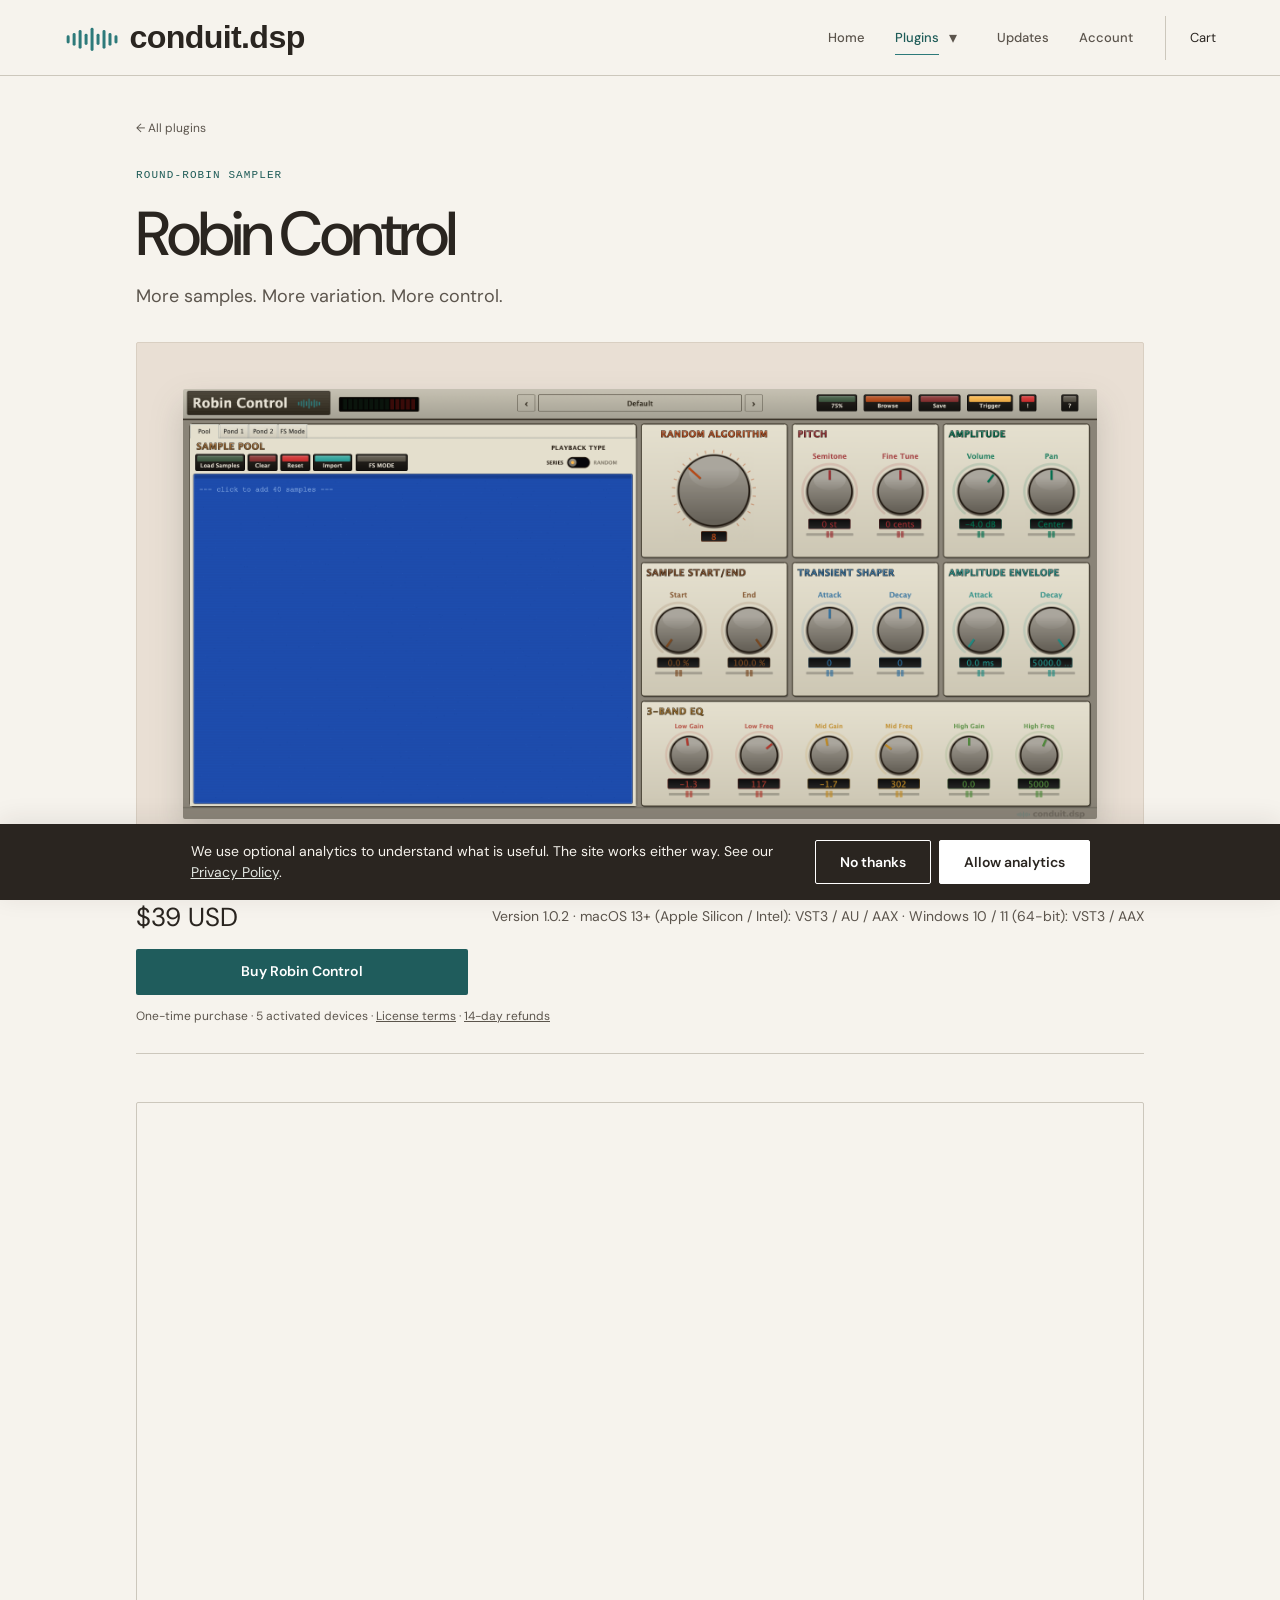
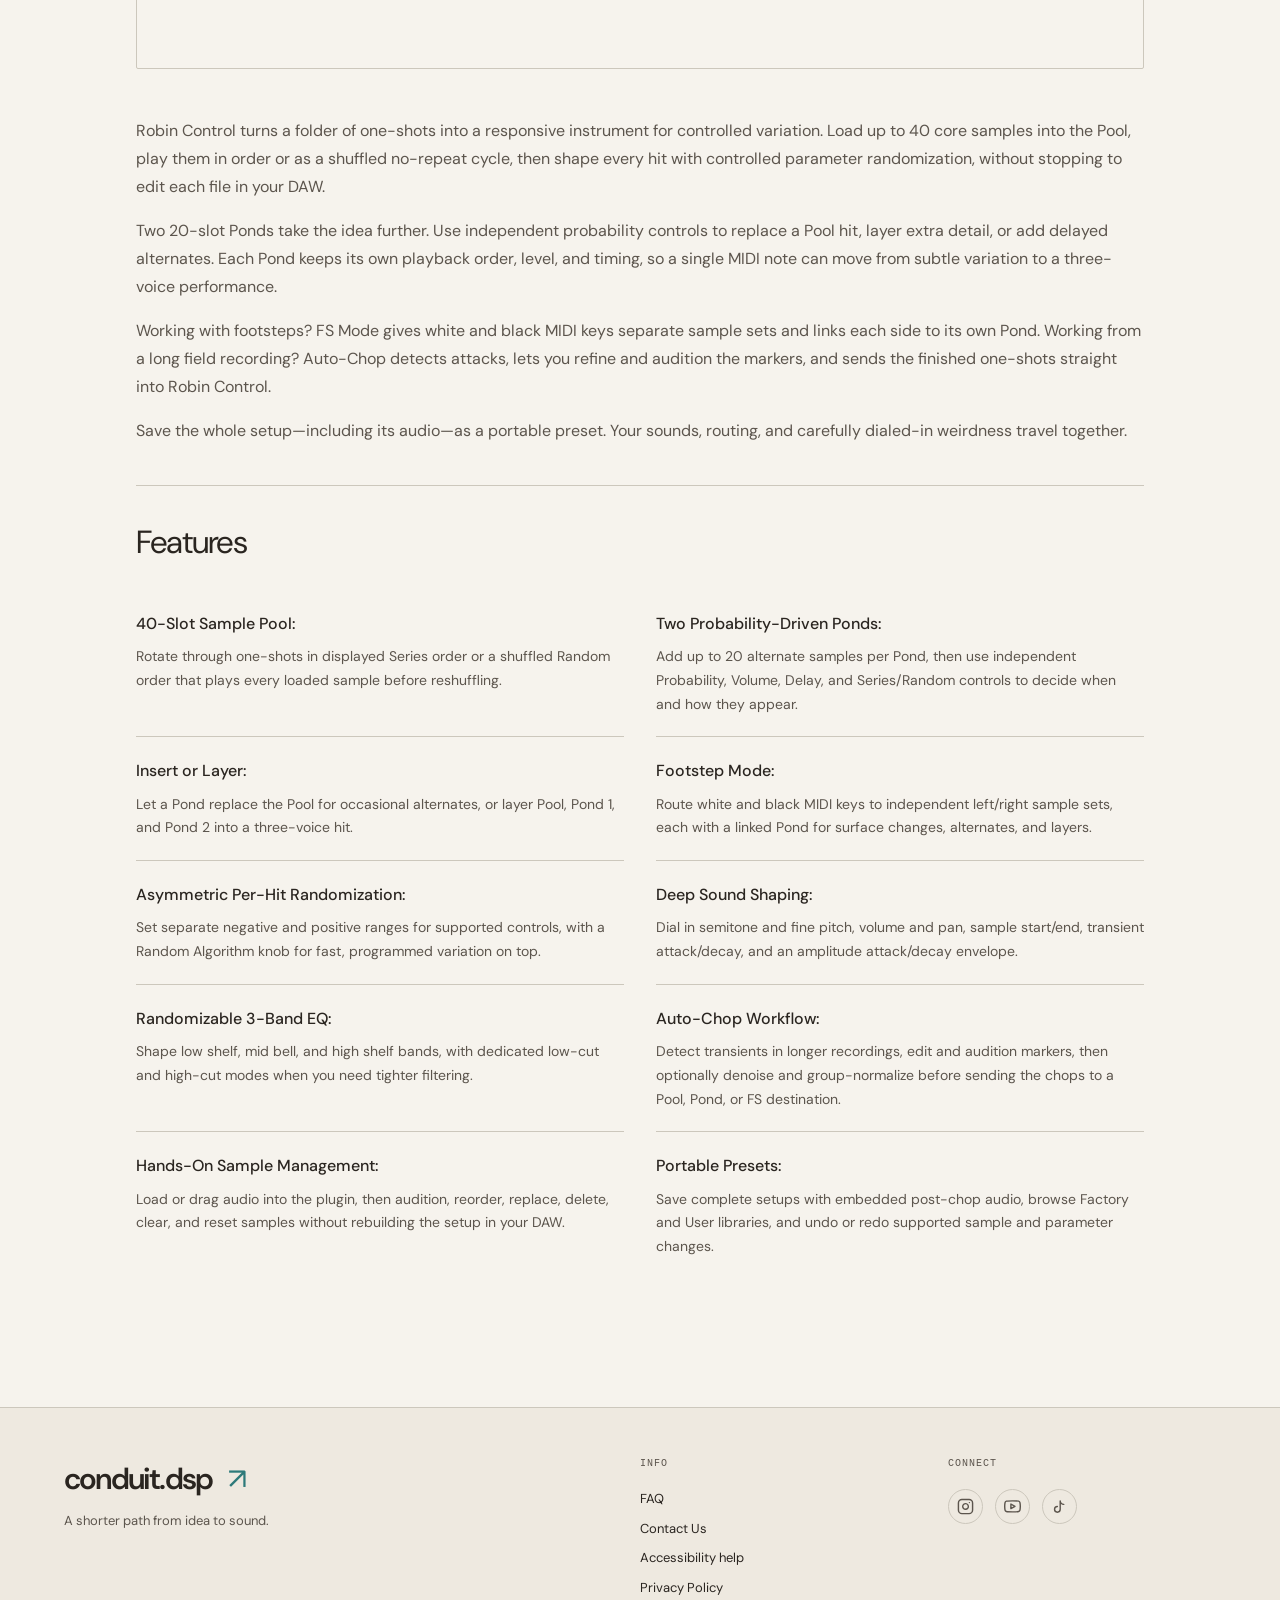
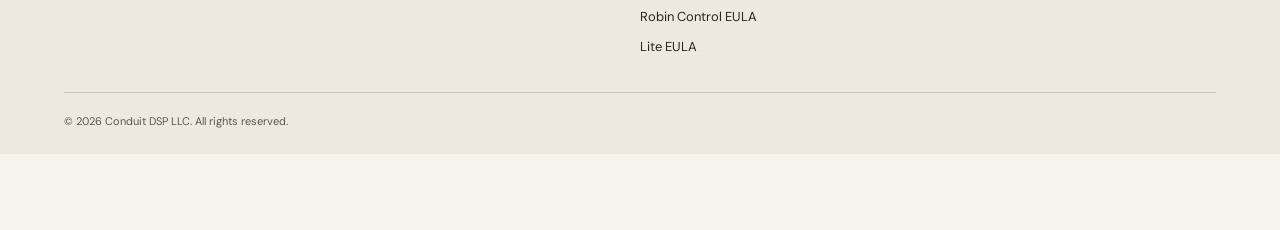
<file: plugins/robin-control/index.html>
<!DOCTYPE html>
<html lang="en">
<!-- ==================== HEAD: Meta, Fonts, Stylesheets ==================== -->
<head>
  <meta charset="UTF-8">
  <meta name="viewport" content="width=device-width, initial-scale=1.0">
  <link rel="icon" type="image/png" href="/assets/images/WAVEFORM-favicon.png">
  <title>Robin Control — Conduit DSP</title>
  <!-- Open Graph -->
  <meta property="og:title" content="Robin Control — Conduit DSP">
  <meta property="og:description" content="Controlled sample variation with a 40-slot Pool, probability-driven Ponds, Auto-Chop, FS Mode, and deep per-hit randomization.">
  <meta property="og:image" content="https://conduitdsp.com/assets/images/robin-control-interface.png">
  <meta property="og:url" content="https://conduitdsp.com/plugins/robin-control/">
  <meta property="og:type" content="website">
  <!-- Twitter Card -->
  <meta name="twitter:card" content="summary_large_image">
  <meta name="twitter:title" content="Robin Control — Conduit DSP">
  <meta name="twitter:description" content="Controlled sample variation with a 40-slot Pool, probability-driven Ponds, Auto-Chop, FS Mode, and deep per-hit randomization.">
  <meta name="twitter:image" content="https://conduitdsp.com/assets/images/robin-control-interface.png">
  <!-- Google Fonts: DM Serif Display (headings) + DM Sans (body) -->
  <link rel="preconnect" href="https://fonts.googleapis.com">
  <link rel="preconnect" href="https://fonts.gstatic.com" crossorigin>
  <link href="https://fonts.googleapis.com/css2?family=DM+Serif+Display:ital@0;1&family=DM+Sans:wght@400;500;600;700&display=swap" rel="stylesheet">
  <!-- Stylesheets -->
  <link rel="stylesheet" href="/assets/css/reset.css">
  <link rel="stylesheet" href="/assets/css/global.css">
  <link rel="stylesheet" href="/assets/css/header.css">
  <link rel="stylesheet" href="/assets/css/footer.css">
  <link rel="stylesheet" href="/assets/css/storefront.css?v=20260922-1">
  <link rel="stylesheet" href="/assets/css/cookie-banner.css">
  <link rel="stylesheet" href="/assets/css/pages/plugin-detail.css?v=20261005-rc3">
</head>
<body>
  <a class="skip-link" href="#main-content">Skip to content</a>

  <!-- ==================== HEADER: Logo, Cart Widget, Navigation ==================== -->
  <header class="site-header">
    <div class="site-header__inner container">
      <div class="site-header__top">
        <a href="/" class="site-logo">
          <img src="/assets/images/logo.svg" alt="Conduit DSP">
        </a>
        <nav class="site-nav" id="site-nav" aria-label="Main navigation">
        <ul class="site-nav__list">
          <li class="nav-item"><a href="/">Home</a></li>
          <li class="nav-item nav-item--has-dropdown active">
            <a href="/plugins/">Plugins</a>
            <button class="nav-dropdown-toggle" type="button" aria-label="Show plugin links" aria-expanded="false" aria-controls="plugin-menu"><span aria-hidden="true">▾</span></button>
            <div id="plugin-menu" class="dropdown-menu">
              <a href="/plugins/robin-control/">Robin Control</a>
              <a href="/plugins/robin-control-lite/">Robin Control Lite</a>
            </div>
          </li>
          <li class="nav-item"><a href="/updates/">Updates</a></li>
          <li class="nav-item"><a href="/account/" data-store-action="view_account">Account</a></li>
        </ul>
      </nav>
        <div class="cart-widget">
          <a href="/cart/" class="cart-widget__link" data-store-action="view_cart">Cart <span class="cart-count" hidden data-moonbase-if="cart.has_items" data-moonbase-render="cart.item_count">0</span></a>
        </div>
        <button type="button" class="nav-toggle" aria-label="Toggle navigation" aria-controls="site-nav" aria-expanded="false"><span></span><span></span></button>
      </div>
    </div>
  </header>

  <!-- ==================== MAIN CONTENT ==================== -->
  <main class="main-content" id="main-content" tabindex="-1">
    <div class="plugin-detail">
      <a class="back-link" href="/plugins/">← All plugins</a>
      <div class="plugin-detail__header">
        <p class="eyebrow">Round-robin sampler</p>
        <h1 class="plugin-detail__name">Robin Control</h1>
        <p class="plugin-detail__tagline">More samples. More variation. More control.</p>
      </div>

      <!-- ========== Hero Image ========== -->
      <div class="plugin-detail__hero-wrap">
        <img
          src="/assets/images/robin-control-interface.png"
          alt="Robin Control plugin interface"
          class="plugin-detail__hero"
        >
      </div>

      <!-- ========== Price, Version and Moonbase Storefront ========== -->
      <div class="plugin-detail__purchase">
        <div class="plugin-detail__price">
          <span data-moonbase-render="product.robin-control.price">$39 USD</span>
        </div>
        <p class="plugin-detail__compatibility">Version 1.0.2 · macOS 13+ (Apple Silicon / Intel): VST3 / AU / AAX · Windows 10 / 11 (64-bit): VST3 / AAX</p>
        <a class="btn btn--primary" href="https://conduitdsp.moonbase.sh/buy/robin-control" data-store-action="add_to_cart" data-store-product="robin-control" data-moonbase-if="!product.robin-control.owned">Buy Robin Control</a>
        <a class="btn btn--outline" href="https://conduitdsp.moonbase.sh/download/robin-control" data-store-action="download_product" data-store-product="robin-control" hidden data-moonbase-if="product.robin-control.owned">Download Robin Control</a>
        <p class="legal-notice">One-time purchase · 5 activated devices · <a href="/eula/robin-control/">License terms</a> · <a href="/eula/robin-control/#refunds">14-day refunds</a></p>
      </div>

      <!-- ========== Robin Control Video ========== -->
      <div class="plugin-detail__video">
        <iframe
          src="https://www.youtube.com/embed/qoAb74B5HMc?si=lXGUkTCYvis4svHG"
          title="Robin Control — Main Features Walkthrough"
          width="560"
          height="315"
          allow="accelerometer; autoplay; clipboard-write; encrypted-media; gyroscope; picture-in-picture; web-share"
          referrerpolicy="strict-origin-when-cross-origin"
          allowfullscreen>
        </iframe>
      </div>

      <!-- ========== Description Text ========== -->
      <div class="plugin-detail__description">
        <p>Robin Control turns a folder of one-shots into a responsive instrument for controlled variation. Load up to 40 core samples into the Pool, play them in order or as a shuffled no-repeat cycle, then shape every hit with controlled parameter randomization, without stopping to edit each file in your DAW.</p>
        <p>Two 20-slot Ponds take the idea further. Use independent probability controls to replace a Pool hit, layer extra detail, or add delayed alternates. Each Pond keeps its own playback order, level, and timing, so a single MIDI note can move from subtle variation to a three-voice performance.</p>
        <p>Working with footsteps? FS Mode gives white and black MIDI keys separate sample sets and links each side to its own Pond. Working from a long field recording? Auto-Chop detects attacks, lets you refine and audition the markers, and sends the finished one-shots straight into Robin Control.</p>
        <p>Save the whole setup—including its audio—as a portable preset. Your sounds, routing, and carefully dialed-in weirdness travel together.</p>
      </div>

      <!-- ========== Features List ========== -->
      <div class="plugin-detail__features">
        <h2>Features</h2>
        <ul>
          <li><b>40-Slot Sample Pool: </b>Rotate through one-shots in displayed Series order or a shuffled Random order that plays every loaded sample before reshuffling.</li>
          <li><b>Two Probability-Driven Ponds: </b>Add up to 20 alternate samples per Pond, then use independent Probability, Volume, Delay, and Series/Random controls to decide when and how they appear.</li>
          <li><b>Insert or Layer: </b>Let a Pond replace the Pool for occasional alternates, or layer Pool, Pond 1, and Pond 2 into a three-voice hit.</li>
          <li><b>Footstep Mode: </b>Route white and black MIDI keys to independent left/right sample sets, each with a linked Pond for surface changes, alternates, and layers.</li>
          <li><b>Asymmetric Per-Hit Randomization: </b>Set separate negative and positive ranges for supported controls, with a Random Algorithm knob for fast, programmed variation on top.</li>
          <li><b>Deep Sound Shaping: </b>Dial in semitone and fine pitch, volume and pan, sample start/end, transient attack/decay, and an amplitude attack/decay envelope.</li>
          <li><b>Randomizable 3-Band EQ: </b>Shape low shelf, mid bell, and high shelf bands, with dedicated low-cut and high-cut modes when you need tighter filtering.</li>
          <li><b>Auto-Chop Workflow: </b>Detect transients in longer recordings, edit and audition markers, then optionally denoise and group-normalize before sending the chops to a Pool, Pond, or FS destination.</li>
          <li><b>Hands-On Sample Management: </b>Load or drag audio into the plugin, then audition, reorder, replace, delete, clear, and reset samples without rebuilding the setup in your DAW.</li>
          <li><b>Portable Presets: </b>Save complete setups with embedded post-chop audio, browse Factory and User libraries, and undo or redo supported sample and parameter changes.</li>
        </ul>
      </div>

    </div>
  </main>

  <!-- ==================== FOOTER: Info Links, Social Icons, Copyright ==================== -->
  <footer class="site-footer">
    <div class="container">
      <div class="site-footer__inner">
        <div class="footer-brand"><a href="/">conduit.dsp<span aria-hidden="true">↗</span></a><p>A shorter path from idea to sound.</p></div>
        <div class="footer-col">
          <h2 class="footer-col__heading">Info</h2>
          <div class="footer-links">
            <a href="/faq/">FAQ</a>
            <a href="mailto:hello@conduitdsp.com">Contact Us</a>
            <a href="mailto:hello@conduitdsp.com?subject=Website%20accessibility%20help">Accessibility help</a>
            <a href="/privacy-policy/">Privacy Policy</a>
            <a href="/eula/robin-control/">Robin Control EULA</a>
            <a href="/eula/robin-control-lite/">Lite EULA</a>
          </div>
        </div>
        <div class="footer-col">
          <h2 class="footer-col__heading">Connect</h2>
          <div class="footer-socials">
            <a href="https://www.instagram.com/conduit.dsp/" aria-label="Instagram" target="_blank" rel="noopener">
              <svg aria-hidden="true" focusable="false" viewBox="0 0 24 24" fill="none" stroke="currentColor" stroke-width="2" stroke-linecap="round" stroke-linejoin="round"><rect x="2" y="2" width="20" height="20" rx="5" ry="5"/><path d="M16 11.37A4 4 0 1 1 12.63 8 4 4 0 0 1 16 11.37z"/><line x1="17.5" y1="6.5" x2="17.51" y2="6.5"/></svg>
            </a>
            <a href="https://www.youtube.com/@conduitdsp" aria-label="YouTube" target="_blank" rel="noopener">
              <svg aria-hidden="true" focusable="false" viewBox="0 0 24 24" fill="none" stroke="currentColor" stroke-width="2" stroke-linecap="round" stroke-linejoin="round"><path d="M22.54 6.42a2.78 2.78 0 0 0-1.94-2C18.88 4 12 4 12 4s-6.88 0-8.6.46a2.78 2.78 0 0 0-1.94 2A29 29 0 0 0 1 11.75a29 29 0 0 0 .46 5.33A2.78 2.78 0 0 0 3.4 19.1c1.72.46 8.6.46 8.6.46s6.88 0 8.6-.46a2.78 2.78 0 0 0 1.94-2 29 29 0 0 0 .46-5.25 29 29 0 0 0-.46-5.43z"/><polygon points="9.75 15.02 15.5 11.75 9.75 8.48 9.75 15.02"/></svg>
            </a>
            <a href="https://www.tiktok.com/@conduit.dsp" aria-label="TikTok" target="_blank" rel="noopener">
              <svg aria-hidden="true" focusable="false" viewBox="0 0 24 24" fill="none" stroke="currentColor" stroke-width="2" stroke-linecap="round" stroke-linejoin="round"><path d="M9 12a4 4 0 1 0 4 4V4a5 5 0 0 0 5 5"/></svg>
            </a>
          </div>
        </div>
      </div>
      <p class="site-footer__copyright">&copy; 2026 Conduit DSP LLC. All rights reserved.</p>
    </div>
  </footer>

  <!-- ==================== COOKIE CONSENT ==================== -->
  <div id="cookie-banner" class="cookie-banner hidden" role="region" aria-label="Analytics preferences">
    <p class="cookie-banner__text">We use optional analytics to understand what is useful. The site works either way. See our <a href="/privacy-policy/">Privacy Policy</a>.</p>
    <div class="cookie-banner__actions">
      <button id="cookie-reject" class="cookie-banner__btn cookie-banner__btn--secondary" type="button">No thanks</button>
      <button id="cookie-accept" class="cookie-banner__btn" type="button">Allow analytics</button>
    </div>
  </div>

  <!-- ==================== SCRIPTS ==================== -->
  <script src="/assets/js/storefront.js?v=20261021-rc2"></script>
  <script src="/assets/js/nav.js"></script>
  <script src="/assets/js/cookie-banner.js"></script>
</body>
</html>
</file>
<file: assets/css/global.css>
:root {
  --bg-primary:     #F6F3ED;
  --bg-secondary:   #EEE9E0;
  --bg-elevated:    #E2E7E1;
  --border:         #CCC7BC;
  --text-primary:   #2A2520;
  --text-muted:     #5C554D;
  --text-dim:       #716A60;
  --accent:         #2D7A7A;
  --accent-hover:   #184E4B;
  --accent-deep:    #1F5C58;
  --clay:           #A45D43;
  --font-mono:      ui-monospace, SFMono-Regular, Consolas, monospace;
  --danger:         #B02D36;
  --white:          #ffffff;

  --font-display: 'DM Serif Display', serif;
  --font-body:    'DM Sans', sans-serif;

  --text-xs:   0.75rem;
  --text-sm:   0.875rem;
  --text-base: 1rem;
  --text-lg:   1.125rem;
  --text-xl:   1.25rem;
  --text-2xl:  1.5rem;
  --text-3xl:  2rem;
  --text-4xl:  2.75rem;

  --space-1:  0.25rem;
  --space-2:  0.5rem;
  --space-3:  0.75rem;
  --space-4:  1rem;
  --space-5:  1.25rem;
  --space-6:  1.5rem;
  --space-8:  2rem;
  --space-12: 3rem;
  --space-16: 4rem;
  --space-24: 6rem;

  --max-width: 1200px;
  --header-height: 75px;
  --border-radius: 4px;
}

body {
  background: var(--bg-primary);
  color: var(--text-primary);
  font-family: var(--font-body);
  font-size: var(--text-base);
  display: flex;
  flex-direction: column;
  min-height: 100vh;
}

a:hover {
  text-decoration: underline;
}

.container {
  width: 100%;
  max-width: var(--max-width);
  margin: 0 auto;
  padding: 0 var(--space-6);
}

.main-content {
  padding-top: var(--header-height);
  padding-bottom: var(--space-16);
  flex: 1;
}

/* Buttons */
.btn {
  display: inline-flex;
  align-items: center;
  justify-content: center;
  min-height: 46px;
  padding: var(--space-3) var(--space-6);
  font-family: var(--font-body);
  font-size: var(--text-sm);
  font-weight: 600;
  text-transform: none;
  letter-spacing: 0.01em;
  cursor: pointer;
  border: none;
  border-radius: 2px;
  transition: background 180ms, color 180ms, border-color 180ms, transform 180ms, box-shadow 180ms;
}

.btn--primary {
  background: #1F5C5C;
  color: #fff;
}
.btn--primary:hover { background: #184D4D; }

.btn--add-cart {
  background: #1F5C5C;
  color: #fff;
  width: 100%;
  text-align: center;
}
.btn--add-cart:hover { background: #184D4D; }

.btn--outline {
  background: transparent;
  border: 2px solid #1F5C5C;
  color: #1F5C5C;
}
.btn--outline:hover {
  background: #1F5C5C;
  color: #fff;
}

.btn--lg {
  padding: var(--space-4) var(--space-8);
  font-size: var(--text-base);
}

/* Page stub */
.page-stub {
  padding-top: var(--space-16);
  min-height: 60vh;
}

.page-stub h1 {
  font-family: var(--font-display);
  font-size: var(--text-3xl);
  color: var(--text-primary);
  letter-spacing: 0.02em;
  margin-bottom: var(--space-4);
}

.page-stub p {
  color: var(--text-muted);
  font-size: var(--text-base);
}

/* Legal notice (used under download CTAs and inside email modal) */
.legal-notice {
  font-size: var(--text-xs);
  color: var(--text-muted);
  line-height: 1.5;
  margin-top: var(--space-3);
}

.legal-notice a {
  color: var(--text-muted);
  text-decoration: underline;
}

.legal-notice a:hover {
  color: var(--text-primary);
}

/* Shared editorial rhythm and accessible interactions. */
html { scroll-behavior: smooth; scroll-padding-top: 100px; }
::selection { background: #C6DCD4; color: #173D39; }
a, button, input, select, summary { -webkit-tap-highlight-color: transparent; }
:focus-visible { outline: 2px solid var(--accent); outline-offset: 5px; }
.btn:hover { text-decoration: none; transform: translateY(-2px); box-shadow: 0 4px 10px #203B3312; }
.btn:active { transform: translateY(0); }
.btn:disabled { transform: none; box-shadow: none; }
.btn--outline { border-width: 1px; }
.eyebrow, .section-index, .product-label, .product-status { font-family: var(--font-mono); font-size: 11px; font-weight: 400; letter-spacing: .1em; text-transform: uppercase; }
.eyebrow { color: var(--accent-deep); margin-bottom: 24px; }
.text-link { display: inline-flex; gap: 20px; align-items: center; font-size: 14px; font-weight: 600; }
.text-link span { font-size: 21px; transition: transform 180ms; }
.text-link:hover { text-decoration: none; color: var(--accent); }
.text-link:hover span { transform: translate(3px, -2px); }
.sr-only { position: absolute; width: 1px; height: 1px; padding: 0; margin: -1px; overflow: hidden; clip-path: inset(50%); white-space: nowrap; border: 0; }
.skip-link { position: fixed; top: -100px; left: 20px; padding: 12px 20px; background: var(--text-primary); color: white; z-index: 10000; }
.skip-link:focus { top: 12px; }
.page-stub { max-width: 880px; padding-bottom: 48px; }
.page-stub h1 { font-family: var(--font-body); font-size: clamp(36px, 5vw, 60px); letter-spacing: -.045em; margin-bottom: 40px; }
.page-stub h2 { font-size: 24px; margin: 36px 0 12px; }
.page-stub p { line-height: 1.8; margin-bottom: 18px; }
.page-stub a { text-decoration: underline; text-underline-offset: 3px; }
.faq-item { border-top: 1px solid var(--border); padding: 25px 0 12px; }
.faq-item h2 { font-size: 19px; font-weight: 500; margin-bottom: 10px; }
@media (max-width: 600px) { .container { padding-inline: 20px; } }
@media (prefers-reduced-motion: reduce) {
  html { scroll-behavior: auto; }
  *, *::before, *::after { animation: none !important; transition: none !important; }
}
.page-stub ul { padding-left: 20px; margin: 16px 0 24px; }
.page-stub li { list-style: disc; color: var(--text-muted); line-height: 1.8; margin-bottom: 8px; }

/* Keep keyboard focus visible above fixed header/consent surfaces. */
html { scroll-padding-bottom: calc(var(--cookie-banner-height, 0px) + 20px); }
body { padding-bottom: var(--cookie-banner-height, 0px); }
:where(.site-header, .main-content, .site-footer, .cookie-banner, .storefront-notice) :focus-visible {
  outline: 3px solid var(--accent-deep);
  outline-offset: 3px;
  box-shadow: 0 0 0 3px white;
}
#main-content:focus { outline: none; box-shadow: none; }
@media (forced-colors: active) {
  :focus-visible { outline-color: Highlight !important; }
  .btn, .cookie-banner__btn { border: 1px solid ButtonText; }
}
@media (prefers-reduced-motion: reduce) {
  html:focus-within { scroll-behavior: auto; }
}
</file>
<file: assets/css/header.css>
.site-header { position: fixed; inset: 0 0 auto; z-index: 100; background: rgba(246,243,237,.94); backdrop-filter: blur(16px); -webkit-backdrop-filter: blur(16px); border-bottom: 1px solid var(--border); }
.site-header__inner, .site-header__top { display: flex; align-items: center; }
.site-header__top { width: 100%; gap: 32px; min-height: var(--header-height); }
/* Crop only the asset's empty margins; the original waveform is unchanged. */
.site-logo { display: block; flex: 0 0 246px; width: 246px; height: 44px; overflow: hidden; position: relative; }
.site-logo img { position: absolute; width: 460px; max-width: none; height: 92px; left: -87px; top: -23px; }
.site-nav { margin-left: auto; }
.site-nav__list { display: flex; align-items: center; gap: 30px; }
.nav-item > a { display: block; padding: 26px 0; font-size: 13px; font-weight: 500; color: var(--text-muted); position: relative; }
.nav-item > a::after { content: ''; position: absolute; bottom: 18px; left: 0; width: 100%; height: 1px; background: var(--accent); transform: scaleX(0); transform-origin: left; transition: transform 180ms; }
.nav-item > a:hover, .nav-item.active > a { color: var(--accent-deep); text-decoration: none; }
.nav-item > a:hover::after, .nav-item.active > a::after { transform: scaleX(1); }
.nav-item--has-dropdown { position: relative; }
.dropdown-menu { position: absolute; top: 100%; left: -20px; width: 220px; padding: 10px; background: var(--bg-primary); border: 1px solid var(--border); box-shadow: 0 16px 40px #252F2414; opacity: 0; visibility: hidden; transform: translateY(5px); transition: opacity 160ms, transform 160ms, visibility 160ms; }
.nav-item--open .dropdown-menu { opacity: 1; visibility: visible; transform: translateY(0); }
.dropdown-menu a { display: block; padding: 12px; color: var(--text-muted); font-size: 13px; }
.dropdown-menu a:hover { text-decoration: none; background: var(--bg-secondary); color: var(--accent-deep); }
.cart-widget { display: flex; align-items: center; gap: 10px; padding-left: 24px; border-left: 1px solid var(--border); }
.cart-widget__link { display: inline-flex; align-items: center; font-size: 13px; white-space: nowrap; }
#cart-total { font-variant-numeric: tabular-nums; }
#currency-select { background: transparent; border: none; color: var(--text-muted); font-size: 12px; padding: 8px 2px; cursor: pointer; }
.cart-count { width: 20px; height: 20px; display: inline-flex; align-items: center; justify-content: center; background: var(--accent-deep); color: white; border-radius: 50%; font-size: 11px; }
.cart-count.hidden { display: none; }
.nav-toggle { display: none; }
@media (max-width: 900px) {
  .site-header__top { gap: 16px; }
  .site-nav__list { gap: 22px; }
  .cart-widget { padding-left: 16px; }
  .site-logo { flex-basis: 220px; width: 220px; }
  .site-logo img { width: 420px; height: 84px; left: -80px; top: -19px; }
}
@media (max-width: 768px) {
  .site-header__top { gap: 8px; }
  .site-logo { flex-basis: 190px; width: 190px; margin-right: auto; }
  .site-logo img { width: 365px; height: 73px; left: -70px; top: -14px; }
  .cart-widget { border: none; padding: 0; gap: 6px; }
  .nav-toggle { flex: 0 0 40px; display: flex; flex-direction: column; align-items: center; justify-content: center; gap: 6px; width: 40px; height: 44px; border: none; background: transparent; cursor: pointer; }
  .nav-toggle span { width: 20px; height: 1px; background: var(--text-primary); transition: transform 180ms; }
  .nav-toggle[aria-expanded="true"] span:first-child { transform: translateY(3.5px) rotate(45deg); }
  .nav-toggle[aria-expanded="true"] span:last-child { transform: translateY(-3.5px) rotate(-45deg); }
  .site-nav { display: none; position: absolute; top: 100%; left: 0; right: 0; padding: 16px 24px 24px; background: var(--bg-primary); border-bottom: 1px solid var(--border); box-shadow: 0 20px 30px #252F2414; max-height: calc(100dvh - var(--header-height)); overflow: auto; }
  .site-nav--open { display: block; }
  .site-nav__list { display: block; }
  .nav-item > a { padding: 12px 0; font-size: 16px; }
  .nav-item > a::after { display: none; }
  .dropdown-menu { position: static; width: 100%; padding: 0 0 0 12px; opacity: 1; visibility: visible; transform: none; border: none; border-left: 1px solid var(--border); box-shadow: none; }
  .dropdown-menu a { padding: 10px 12px; }
}
@media (max-width: 400px) {
  .site-logo { flex-basis: 153px; width: 153px; }
  .site-logo img { width: 300px; height: 60px; left: -57px; top: -7px; }
  #cart-total { font-size: 11px; }
  #currency-select { font-size: 11px; }
}
@media (max-width: 768px) and (min-width: 401px) { .site-logo { flex-basis: 198px; width: 198px; } }
@media (max-width: 400px) { .site-logo { flex-basis: 166px; width: 166px; } .cart-widget__total { display: none; } }
@media (max-width: 360px) { .site-logo { flex-basis: 142px; width: 142px; } .site-logo img { width: 270px; height: 54px; left: -51px; top: -4px; } .site-header__top { gap: 4px; } }

/* A separate disclosure keeps Plugins a normal destination link. */
.nav-item--has-dropdown { display: flex; align-items: center; flex-wrap: wrap; }
.nav-dropdown-toggle { display: none; align-items: center; justify-content: center; min-width: 28px; min-height: 44px; padding: 0; border: 0; background: transparent; color: var(--text-muted); cursor: pointer; }
.nav-ready .nav-dropdown-toggle { display: inline-flex; }
.dropdown-menu[hidden] { display: none; }
.nav-dropdown-toggle[aria-expanded="true"] span { transform: rotate(180deg); }
.cart-widget__link { min-height: 44px; }
html:not(.nav-ready) .nav-item--has-dropdown:hover .dropdown-menu,
html:not(.nav-ready) .nav-item--has-dropdown:focus-within .dropdown-menu { opacity: 1; visibility: visible; transform: none; }
@media (max-width: 768px) {
  .nav-item--has-dropdown > a { flex: 1; }
  .nav-dropdown-toggle { min-width: 44px; }
  html:not(.nav-ready) .site-header { position: relative; }
  html:not(.nav-ready) .main-content { padding-top: 0; }
  html:not(.nav-ready) .site-header__top { flex-wrap: wrap; }
  html:not(.nav-ready) .site-nav { display: block; position: static; order: 4; width: 100%; max-height: none; }
  html:not(.nav-ready) .nav-toggle { display: none; }
}
</file>
<file: assets/css/footer.css>
.site-footer { background: var(--bg-secondary); border-top: 1px solid var(--border); padding: 48px 0 24px; }
.site-footer__inner { display: grid; grid-template-columns: 2fr 1fr 1fr; gap: 40px; }
.footer-brand > a { font-family: var(--font-body); font-size: 30px; font-weight: 600; letter-spacing: -.06em; display: inline-flex; gap: 16px; }
.footer-brand > a:hover { text-decoration: none; }
.footer-brand > a span { color: var(--accent); font-weight: 400; }
.footer-brand p { font-size: 13px; color: var(--text-muted); margin-top: 10px; }
.footer-col__heading { font-family: var(--font-mono); font-size: 10px; letter-spacing: .1em; color: var(--text-muted); text-transform: uppercase; margin-bottom: 18px; }
.footer-links { display: flex; flex-direction: column; gap: 10px; }
.footer-links a { font-size: 13px; color: var(--text-primary); }
.footer-links a:hover { color: var(--accent); text-decoration: none; }
.footer-socials { display: flex; gap: 12px; }
.footer-socials a { color: var(--text-muted); padding: 8px; border: 1px solid var(--border); border-radius: 50%; transition: color 180ms, border-color 180ms; }
.footer-socials a:hover { color: var(--accent); border-color: var(--accent); }
.footer-socials svg { width: 17px; height: 17px; }
.site-footer__copyright { margin-top: 36px; padding-top: 20px; border-top: 1px solid var(--border); font-size: 11px; color: var(--text-muted); }
@media (max-width: 680px) { .site-footer__inner { grid-template-columns: 1fr 1fr; gap: 30px; } .footer-brand { grid-column: 1 / -1; } }
</file>
<file: assets/css/storefront.css>
[data-moonbase-if][hidden], .storefront-notice[hidden] { display: none !important; }
[data-store-action][aria-busy="true"] { cursor: progress; opacity: .65; }
.cart-widget__link { gap: 7px; }
.storefront-page { padding-block: 60px 80px; max-width: 780px; }
.storefront-page h1 { font-size: clamp(36px, 5vw, 60px); letter-spacing: -.045em; margin-bottom: 20px; }
.storefront-page > p { color: var(--text-muted); margin-block: 16px; max-width: 600px; }
.storefront-actions { display: flex; flex-wrap: wrap; gap: 14px; margin-block: 28px; }
.storefront-note { font-size: 13px; line-height: 1.7; }
.storefront-notice { position: fixed; bottom: 24px; left: 50%; transform: translateX(-50%); z-index: 110; width: max-content; max-width: calc(100% - 32px); background: var(--bg-primary); border: 1px solid var(--border); box-shadow: 0 8px 30px #2A252022; padding: 16px 20px; font-size: 14px; }
.storefront-notice a { text-decoration: underline; }
.storefront-notice button { margin-left: 16px; background: none; border: none; color: var(--text-muted); cursor: pointer; text-decoration: underline; }
@media (max-width: 768px) { .storefront-page { padding-block: 36px 50px; } }
</file>
<file: assets/css/cookie-banner.css>
.cookie-banner {
  position: fixed;
  bottom: 0;
  left: 0;
  right: 0;
  background: var(--text-primary);
  color: var(--bg-primary);
  padding: var(--space-4) var(--space-6);
  display: flex;
  align-items: center;
  justify-content: center;
  gap: var(--space-6);
  font-family: var(--font-body);
  font-size: var(--text-sm);
  z-index: 9999;
}

.cookie-banner.hidden {
  display: none;
}

.cookie-banner__text {
  max-width: 600px;
}

.cookie-banner__text a {
  color: var(--bg-elevated);
  text-decoration: underline;
}

.cookie-banner__actions {
  display: flex;
  align-items: center;
  gap: var(--space-2);
}

.cookie-banner__btn {
  background: var(--white);
  color: var(--text-primary);
  border: 1px solid var(--white);
  padding: var(--space-2) var(--space-6);
  font-family: var(--font-body);
  font-size: var(--text-sm);
  font-weight: 600;
  cursor: pointer;
  border-radius: 2px;
  white-space: nowrap;
}

.cookie-banner__btn:hover {
  background: var(--bg-secondary);
}

.cookie-banner__btn--secondary {
  background: transparent;
  color: var(--white);
}

.cookie-banner__btn--secondary:hover {
  background: rgba(255, 255, 255, 0.12);
}

@media (max-width: 480px) {
  .cookie-banner {
    flex-direction: column;
    gap: var(--space-3);
    text-align: center;
  }

  .cookie-banner__actions {
    justify-content: center;
    width: 100%;
  }
}

.cookie-banner { box-shadow: 0 -4px 24px #2A252018; }
.cookie-banner__btn { min-height: 42px; }
@media (min-width: 481px) and (max-width: 768px) { .cookie-banner { flex-wrap: wrap; gap: 12px; } }

.cookie-banner__actions { flex-wrap: wrap; justify-content: center; }
.cookie-banner__btn { min-height: 44px; white-space: normal; }
/* At heavy zoom a fixed banner can fill most of the viewport. Keep it in flow. */
@media (max-height: 500px) { .cookie-banner { position: static; } }
</file>
<file: assets/css/pages/home.css>
.home-plugins { padding-top: 48px; scroll-margin-top: 100px; }
.section-index { display: flex; justify-content: space-between; gap: 20px; border-top: 1px solid var(--border); padding: 19px 0; color: var(--text-muted); }
.home-plugins__grid, .plugins-grid { display: grid; grid-template-columns: repeat(2, minmax(0, 1fr)); gap: 28px; align-items: start; }
.plugin-card { min-width: 0; }
.plugin-card__image { display: flex; align-items: center; justify-content: center; position: relative; height: 315px; padding: 46px 28px; overflow: hidden; isolation: isolate; background: #DFE7DF; border: 1px solid #CDD6CD; border-radius: 3px; }
.plugin-card__image::before { content: ''; position: absolute; inset: 0; z-index: -1; background-image: linear-gradient(#315D4B08 1px, transparent 1px), linear-gradient(90deg, #315D4B08 1px, transparent 1px); background-size: 28px 28px; mask-image: linear-gradient(125deg, #000, transparent 80%); }
.plugin-card__image::after { content: ''; position: absolute; z-index: -1; width: 290px; height: 290px; border: 1px solid #426B5520; border-radius: 50%; right: -70px; top: -80px; box-shadow: 0 0 0 35px #426B5507, 0 0 0 70px #426B5505; }
.plugin-card--control .plugin-card__image { background: #E9DFD4; border-color: #D9CFC2; }
.plugin-card--control .plugin-card__image::before { background-image: linear-gradient(#8B5A3709 1px, transparent 1px), linear-gradient(90deg, #8B5A3709 1px, transparent 1px); }
.plugin-card__image img { width: 100%; height: auto; max-height: 220px; object-fit: contain; filter: drop-shadow(0 14px 13px #28362935); transition: transform 350ms cubic-bezier(.2,.7,.2,1), filter 350ms; }
.plugin-card__image:hover img { transform: translateY(-5px) scale(1.025); filter: drop-shadow(0 20px 16px #28362940); }
.plugin-card__image-frame { display: block; width: 100%; }
.product-label { position: absolute; top: 18px; left: 20px; color: #3F5B50; font-size: 10px; }
.product-status { position: absolute; bottom: 17px; right: 20px; font-size: 9px; color: #3F5B50; }
.plugin-card--control .product-label, .plugin-card--control .product-status { color: #694832; }
.plugin-card__body { padding: 24px 0 0; }
.plugin-card__name { font-size: clamp(24px, 2.7vw, 30px); font-weight: 500; letter-spacing: -.04em; }
.plugin-card__name a:hover { text-decoration: none; color: var(--accent-deep); }
.plugin-card__summary { margin-top: 7px; font-size: 15px; color: var(--text-muted); }
.plugin-card__meta { margin: 18px 0 22px; font-family: var(--font-mono); font-size: 11px; color: var(--text-muted); }
.plugin-card__actions { display: flex; gap: 26px; align-items: center; flex-wrap: wrap; }
.plugin-card__actions .btn { width: auto; }
.product-explore { margin-top: 18px; }
.plugin-card .waitlist-signup { border-top: 1px solid var(--border); padding-top: 18px; margin-top: 22px; }
.home-about { margin-top: 78px; padding: 62px 0; border-top: 1px solid var(--border); }
.home-about__text { display: grid; grid-template-columns: .7fr 1.3fr; column-gap: 80px; }
.home-about__text .eyebrow { grid-column: 1; }
.home-about__text > p:not(.eyebrow) { grid-column: 2; color: var(--text-muted); font-size: 15px; line-height: 1.8; margin-bottom: 16px; }
.home-newsletter { background: var(--accent-deep); color: var(--bg-primary); margin: 8px auto 0; max-width: 1152px; position: relative; overflow: hidden; }
.home-newsletter::after { content: ''; position: absolute; right: -100px; bottom: -300px; width: 600px; height: 600px; border: 1px solid #ffffff12; border-radius: 50%; box-shadow: 0 0 0 40px #ffffff05, 0 0 0 80px #ffffff04; pointer-events: none; }
.home-newsletter__inner { padding: 40px 24px; display: grid; grid-template-columns: 1fr 1fr; column-gap: 80px; position: relative; z-index: 1; }
.home-newsletter .eyebrow { color: #C4D6CC; margin-bottom: 12px; }
.home-newsletter h2 { font-size: 36px; letter-spacing: -.035em; grid-column: 1; }
.home-newsletter p:not(.eyebrow) { font-size: 14px; color: #D3DFD5; max-width: 330px; margin-top: 10px; grid-column: 1; }
.newsletter-form { display: flex; gap: 8px; align-self: center; grid-column: 2; grid-row: 2 / span 2; }
.newsletter-form input { min-width: 0; width: 100%; padding: 13px 14px; background: #ffffff0a; border: 1px solid #C4D6CC88; color: white; border-radius: 2px; font-size: 14px; }
.newsletter-form input::placeholder { color: #D3DFD5; }
.newsletter-form .btn { background: var(--bg-primary); color: var(--accent-deep); }
@media (max-width: 900px) { .home-newsletter { margin-inline: 24px; } .home-newsletter__inner { padding-inline: 8px; column-gap: 36px; } .plugin-card__image { height: 270px; padding-inline: 20px; } }
@media (max-width: 680px) {
  .home-plugins { padding-top: 28px; }
  .section-index { font-size: 9px; }
  .home-plugins__grid, .plugins-grid { grid-template-columns: 1fr; gap: 46px; }
  .plugin-card__image { height: 290px; padding: 48px 22px; }
  .home-about { margin-top: 52px; padding: 40px 0 25px; }
  .home-about__text { display: block; }
  .home-newsletter { margin-inline: 20px; }
  .home-newsletter__inner { display: block; padding: 30px 0; }
  .newsletter-form { margin-top: 24px; flex-wrap: wrap; }
  .newsletter-form input { flex: 1 1 180px; }
  .newsletter-form .btn { flex-grow: 1; }
}
@media (max-width: 680px) { .plugin-card__image { height: 240px; } }

.newsletter-form { flex-wrap: wrap; }
.newsletter-form label { flex-basis: 100%; font-size: 13px; }
.newsletter-form input { flex: 1 1 180px; border-color: #C4D6CC; }
.home-newsletter .newsletter-form p { flex-basis: 100%; max-width: none; margin-top: 0; font-size: 13px; }
.newsletter-form .btn:disabled { opacity: .65; cursor: wait; }
.home-newsletter .newsletter-form[data-moonbase-state="error"] #newsletter-status { color: #FFD4C3; }
#newsletter-status:empty { margin: 0; }
</file>
<file: assets/css/pages/account.css>
.account-title {
  font-family: var(--font-display);
  font-size: var(--text-3xl);
  color: var(--text-primary);
  margin-bottom: var(--space-12);
  padding-top: var(--space-16);
  border-bottom: 3px double var(--border);
  padding-bottom: var(--space-8);
}

.account-columns {
  display: flex;
  gap: var(--space-12);
  max-width: 800px;
  margin: 0 auto;
}

.account-panel {
  flex: 1;
}

.account-panel h2 {
  font-family: var(--font-display);
  font-size: var(--text-xl);
  color: var(--text-primary);
  margin-bottom: var(--space-6);
}

.form-group {
  margin-bottom: var(--space-5);
}

.form-group label {
  display: block;
  font-family: var(--font-body);
  font-size: var(--text-xs);
  text-transform: uppercase;
  letter-spacing: 0.08em;
  color: var(--text-muted);
  margin-bottom: var(--space-2);
}

.form-group input[type="email"],
.form-group input[type="password"] {
  width: 100%;
  background: var(--bg-elevated);
  border: 1px solid var(--border);
  border-radius: 2px;
  padding: var(--space-3) var(--space-4);
  font-family: var(--font-body);
  font-size: var(--text-sm);
  color: var(--text-primary);
  outline: none;
  transition: border-color 150ms;
}

.form-group input[type="email"]:focus,
.form-group input[type="password"]:focus {
  border-color: var(--accent);
}

.form-group--inline {
  display: flex;
  align-items: center;
  gap: var(--space-3);
}

.form-group--inline label {
  margin-bottom: 0;
  text-transform: none;
  letter-spacing: normal;
  font-size: var(--text-sm);
}

.account-panel__forgot {
  display: block;
  margin-top: var(--space-4);
  font-size: var(--text-xs);
  color: var(--text-muted);
  text-decoration: underline;
}

.account-panel__forgot:hover {
  color: var(--text-primary);
}

.captcha-placeholder {
  background: var(--bg-secondary);
  border: 1px dashed var(--border);
  padding: var(--space-6);
  text-align: center;
  color: var(--text-dim);
  font-family: var(--font-body);
  font-size: var(--text-xs);
  border-radius: 2px;
}

@media (max-width: 768px) {
  .account-columns {
    flex-direction: column;
  }
}
</file>
<file: assets/css/pages/plugins.css>
.plugins-header { padding-top: 48px; }
.plugins-subtext { font-size: 14px; color: var(--text-muted); line-height: 1.7; }
@media (max-width: 680px) { .plugins-header { padding-top: 28px; } }
</file>
<file: assets/css/pages/updates.css>
.updates-header {
  padding-top: var(--space-16);
  border-bottom: 3px double var(--border);
  margin-bottom: var(--space-12);
  padding-bottom: var(--space-8);
}

.updates-header h1 {
  font-family: var(--font-display);
  font-size: var(--text-3xl);
  color: var(--text-primary);
  margin-bottom: var(--space-3);
}

.updates-header p {
  font-family: var(--font-body);
  font-size: var(--text-sm);
  color: var(--text-muted);
}

.updates-container {
  max-width: 860px;
  margin: 0 auto;
  padding: 0 var(--space-6);
}

/* Accordion */
.update-accordion {
  border-bottom: 1px solid var(--border);
  margin-bottom: var(--space-4);
}

.update-accordion__trigger {
  cursor: pointer;
  list-style: none;
  padding: var(--space-4) 0;
  display: flex;
  justify-content: space-between;
  align-items: center;
}

.update-accordion__trigger::-webkit-details-marker {
  display: none;
}

.update-accordion__name {
  font-family: var(--font-display);
  font-size: var(--text-lg);
  color: var(--text-primary);
}

.update-accordion__arrow {
  color: var(--text-muted);
  transition: transform 200ms;
}

.update-accordion[open] .update-accordion__arrow {
  transform: rotate(180deg);
}

.update-accordion__content {
  padding: var(--space-4) 0 var(--space-8);
}

/* Table */
.update-table {
  width: 100%;
}

.update-table th {
  font-family: var(--font-body);
  font-size: var(--text-xs);
  font-weight: 600;
  text-transform: uppercase;
  letter-spacing: 0.15em;
  color: var(--text-dim);
  text-align: left;
  border-bottom: 1px solid var(--border);
  padding: var(--space-2) var(--space-4) var(--space-2) 0;
}

.update-table td {
  font-family: var(--font-body);
  font-size: var(--text-sm);
  color: var(--text-muted);
  padding: var(--space-3) var(--space-4) var(--space-3) 0;
  vertical-align: top;
  border-bottom: 1px solid var(--border);
}

.update-table td:first-child {
  width: 120px;
  white-space: nowrap;
}

.update-table tbody tr:nth-child(odd) {
  background: var(--bg-secondary);
}

.updates-header { border-bottom-width: 1px; padding-top: 56px; }
.updates-header h1 { font-family: var(--font-body); font-size: clamp(36px, 5vw, 56px); letter-spacing: -.045em; }
.update-accordion__name { font-family: var(--font-body); font-size: 22px; letter-spacing: -.025em; }
.update-accordion__trigger { padding-block: 22px; }
.update-table th, .update-table td { padding-left: 12px; }
@media (max-width: 480px) { .update-table td:first-child { width: auto; white-space: normal; } .update-table th, .update-table td { padding-inline: 7px; font-size: 12px; } }
</file>
<file: assets/css/pages/plugin-detail.css>
.plugin-detail {
  padding-top: var(--space-16);
  max-width: 800px;
  margin: 0 auto;
  padding-left: var(--space-6);
  padding-right: var(--space-6);
}

.plugin-detail__hero {
  display: block;
  width: 100%;
  height: auto;
  max-height: 500px;
  object-fit: contain;
  border-radius: 2px;
}

.plugin-detail__hero-wrap {
  position: relative;
  margin-bottom: var(--space-8);
  overflow: hidden;
  border-radius: 2px;
}

.plugin-detail__hero-overlay {
  position: absolute;
  inset: 0;
  display: grid;
  place-items: center;
  padding: var(--space-6);
  background: rgba(42, 37, 32, 0.42);
  color: var(--bg-primary);
  text-align: center;
}

.plugin-detail__hero-overlay span {
  font-family: var(--font-display);
  font-size: clamp(2.25rem, 8vw, 5rem);
  line-height: 1;
  letter-spacing: 0.02em;
  text-shadow: 0 2px 18px rgba(42, 37, 32, 0.65);
}

.plugin-detail__header {
  margin-bottom: var(--space-8);
}

.plugin-detail__name {
  font-family: var(--font-display);
  font-size: var(--text-3xl);
  color: var(--text-primary);
  letter-spacing: 0.02em;
}

.plugin-detail__tagline {
  font-family: var(--font-body);
  font-size: var(--text-lg);
  color: var(--text-muted);
  margin-top: var(--space-2);
}

.plugin-detail__price {
  font-family: var(--font-display);
  font-size: var(--text-2xl);
  color: var(--text-primary);
  margin: var(--space-4) 0;
}

.plugin-detail__header .btn {
  margin-top: var(--space-2);
}

/* Video */
.plugin-detail__video {
  margin: var(--space-12) 0;
  border: 1px solid var(--border);
  border-radius: 2px;
  overflow: hidden;
  aspect-ratio: 16 / 9;
  width: 100%;
}

.plugin-detail__video iframe {
  width: 100%;
  height: 100%;
  border: none;
}

/* Description */
.plugin-detail__description {
  max-width: 680px;
  margin-bottom: var(--space-8);
}

.plugin-detail__description p {
  font-family: var(--font-body);
  font-size: var(--text-base);
  line-height: 1.75;
  color: var(--text-muted);
  margin-bottom: var(--space-4);
}

.plugin-detail__description p:last-child {
  margin-bottom: 0;
}

/* Features */
.plugin-detail__features {
  margin-bottom: var(--space-16);
}

.plugin-detail__features h3 {
  font-family: var(--font-display);
  font-size: var(--text-base);
  color: var(--text-primary);
  margin-bottom: var(--space-4);
}

.plugin-detail__features ul {
  padding-left: var(--space-4);
}

.plugin-detail__features li {
  font-family: var(--font-body);
  font-size: var(--text-sm);
  color: var(--text-muted);
  line-height: 1.7;
  margin-bottom: var(--space-2);
  list-style: none;
  padding-left: 1.3em;
  text-indent: -1.3em;
}

.plugin-detail__features li::before {
  content: "— ";
  color: var(--accent);
}

/* Product-led detail pages. */
.plugin-detail { max-width: 1056px; padding-top: 40px; }
.back-link { display: inline-block; font-size: 12px; color: var(--text-muted); margin-bottom: 30px; }
.plugin-detail__header { margin-bottom: 32px; }
.plugin-detail__header .eyebrow { margin-bottom: 14px; }
.plugin-detail__name { font-family: var(--font-body); font-size: clamp(38px, 5vw, 62px); letter-spacing: -.05em; line-height: 1.15; font-weight: 500; }
.plugin-detail__tagline { font-size: 18px; margin-top: 14px; }
.plugin-detail > .plugin-detail__hero, .plugin-detail__hero-wrap { background: #DFE7DF; border: 1px solid #CDD6CD; padding: 46px; margin-bottom: 32px; max-height: none; }
.plugin-detail__hero-wrap { background: #E9DFD4; border-color: #D9CFC2; }
.plugin-detail__hero-wrap img { filter: drop-shadow(0 16px 16px #28362930); max-height: none; }
.plugin-detail__purchase { display: grid; grid-template-columns: 1fr auto; gap: 12px 24px; align-items: center; border-bottom: 1px solid var(--border); padding-bottom: 28px; }
.plugin-detail__purchase .plugin-detail__price { font-family: var(--font-body); font-size: 26px; margin: 0; }
.plugin-detail__compatibility { font-size: 14px; line-height: 1.7; color: var(--text-muted); }
.plugin-detail__purchase .btn { width: auto; min-width: 220px; }
.plugin-detail__purchase .legal-notice { grid-column: 1 / -1; margin: 0; }
.plugin-detail__description { max-width: none; margin: 40px 0; }
.plugin-detail__features { border-top: 1px solid var(--border); padding-top: 32px; }
.plugin-detail__features h2 { font-size: 32px; letter-spacing: -.04em; margin-bottom: 24px; }
.plugin-detail__features ul { display: grid; grid-template-columns: 1fr 1fr; gap: 0 32px; padding: 0; }
.plugin-detail__features li { padding: 20px 0; text-indent: 0; border-top: 1px solid var(--border); margin: 0; }
.plugin-detail__features li:first-child { border-top: 0; }
.plugin-detail__features li::before { content: none; }
.plugin-detail__features li b { display: block; color: var(--text-primary); font-weight: 500; margin-bottom: 8px; font-size: 16px; }
@media (min-width: 681px) {
  .plugin-detail__features li:nth-child(2) { border-top: 0; }
}
@media (max-width: 680px) {
  .plugin-detail { padding-inline: 20px; padding-top: 28px; }
  .plugin-detail > .plugin-detail__hero, .plugin-detail__hero-wrap { padding: 22px 12px; }
  .plugin-detail__features ul { grid-template-columns: 1fr; }
  .plugin-detail__purchase { grid-template-columns: 1fr; align-items: start; }
  .plugin-detail__purchase .btn { width: 100%; max-width: 220px; min-width: 0; }
  .plugin-detail__tagline { font-size: 16px; }
}
</file>
<file: assets/css/modal.css>
/* ==================== Email Modal ==================== */
.modal-overlay {
  display: none;
  position: fixed;
  top: 0;
  left: 0;
  width: 100%;
  height: 100%;
  z-index: 1000;
  backdrop-filter: blur(6px);
  -webkit-backdrop-filter: blur(6px);
  background: rgba(14, 14, 14, 0.5);
  align-items: center;
  justify-content: center;
}

.modal-overlay.modal--open {
  display: flex;
}

.modal-card {
  background: var(--bg-primary);
  border: 1px solid var(--border);
  border-radius: var(--border-radius);
  padding: var(--space-8);
  width: 100%;
  max-width: 420px;
  margin: 0 var(--space-4);
  position: relative;
  box-shadow: 0 8px 32px rgba(0, 0, 0, 0.2);
}

.modal-close {
  position: absolute;
  top: var(--space-3);
  right: var(--space-3);
  background: none;
  border: none;
  color: var(--text-muted);
  font-size: var(--text-xl);
  cursor: pointer;
  padding: var(--space-1) var(--space-2);
  line-height: 1;
  transition: color 150ms;
}

.modal-close:hover {
  color: var(--text-primary);
}

.modal-card h3 {
  font-family: var(--font-display);
  font-size: var(--text-xl);
  color: var(--text-primary);
  margin-bottom: var(--space-2);
}

.modal-card p {
  font-size: var(--text-sm);
  color: var(--text-muted);
  margin-bottom: var(--space-6);
  line-height: 1.5;
}

.modal-form {
  display: flex;
  flex-direction: column;
  gap: var(--space-3);
}

.modal-form input[type="email"] {
  width: 100%;
  padding: var(--space-3) var(--space-4);
  font-family: var(--font-body);
  font-size: var(--text-base);
  color: var(--text-primary);
  background: var(--bg-secondary);
  border: 1px solid var(--border);
  border-radius: var(--border-radius);
  outline: none;
  transition: border-color 150ms;
  box-sizing: border-box;
}

.modal-form input[type="email"]::placeholder {
  color: var(--text-dim);
}

.modal-form input[type="email"]:focus {
  border-color: var(--accent);
}

.modal-form .btn--submit {
  width: 100%;
  padding: var(--space-3) var(--space-4);
  font-family: var(--font-body);
  font-size: var(--text-sm);
  font-weight: 600;
  text-transform: uppercase;
  letter-spacing: 0.08em;
  color: var(--white);
  background: var(--accent);
  border: none;
  border-radius: var(--border-radius);
  cursor: pointer;
  transition: background 150ms;
}

.modal-form .btn--submit:hover {
  background: var(--accent-hover);
}

.modal-success {
  display: none;
  text-align: center;
  padding: var(--space-4) 0;
  color: var(--accent);
  font-weight: 500;
}

.modal-error {
  display: none;
  text-align: center;
  padding: var(--space-3) 0 0;
  color: var(--danger);
  font-size: var(--text-sm);
}
</file>
